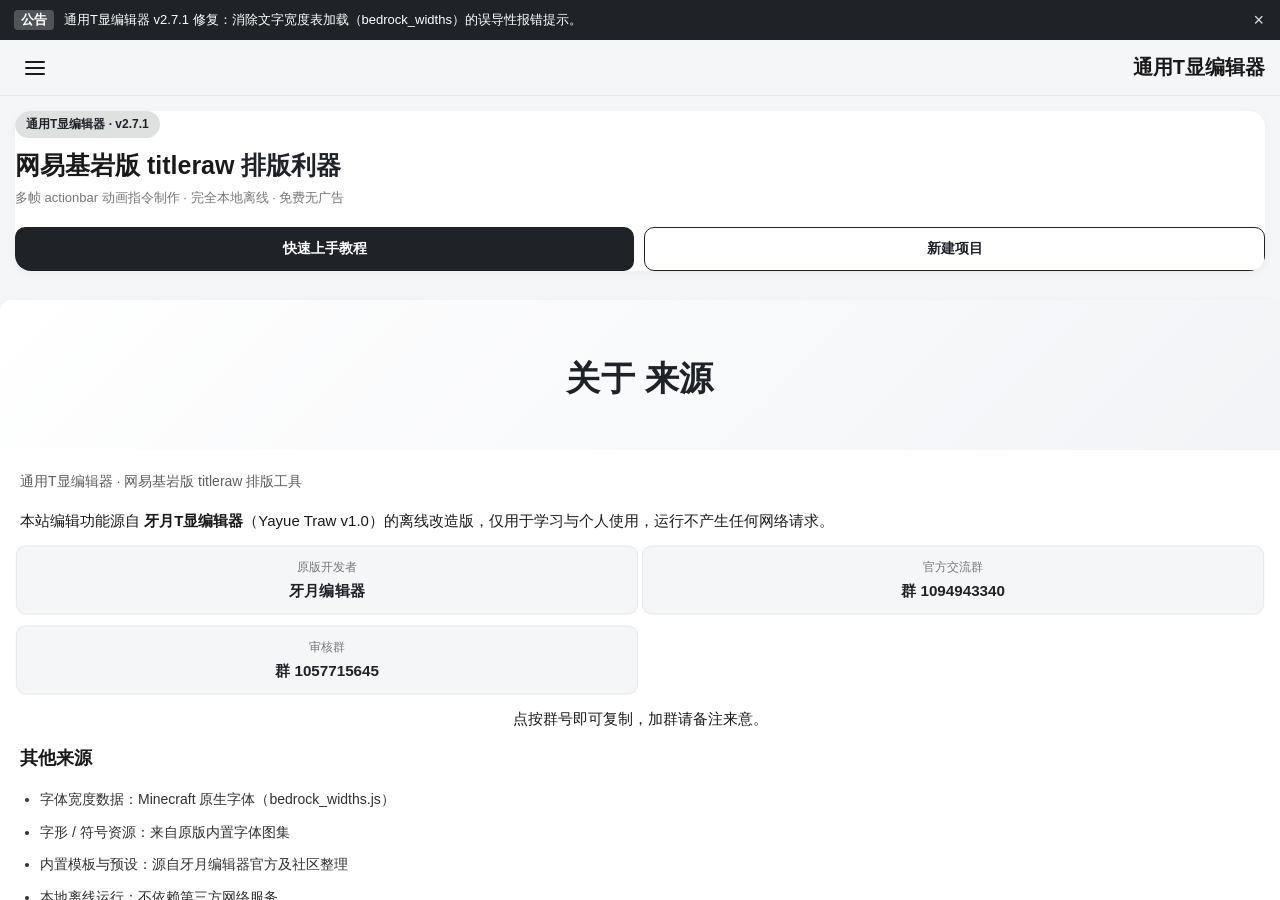
<file: index.html>
<!DOCTYPE html><html lang="zh-CN"><head><meta charset="UTF-8"><meta name="viewport" content="width=device-width,initial-scale=1,maximum-scale=1,user-scalable=no,viewport-fit=cover"><title>通用T显编辑器 · 网易基岩版 titleraw 排版工具</title><script>var editorTheme=null;try{editorTheme=localStorage.getItem("editor_theme")}catch(err){}"dark"===editorTheme&&document.documentElement.classList.add("dark-theme");var savedColor=null;try{savedColor=localStorage.getItem("editor_color")}catch(err){}savedColor&&document.documentElement.style.setProperty("--accent-color",savedColor);document.addEventListener("click",function(e){var t=e.target.closest("[data-switch-view]");if(t){var v=t.getAttribute("data-switch-view");document.querySelectorAll(".app-tabbar .tab-item").forEach(function(i){i.classList.toggle("active",i.getAttribute("data-target")===v)});var sec=document.getElementById(v);sec&&(document.querySelectorAll(".view-section").forEach(function(n){n.classList.remove("active")}),sec.classList.add("active"))}})</script><link rel="preload" as="script" href="data/bedrock_widths.js?v=2.7.1"><link rel="stylesheet" href="css/style.css?v=2.7.1"><link rel="stylesheet" href="css/workshop.css?v=2.7.1"><link rel="stylesheet" href="css/ed-style.css?v=2.7.1"><link rel="icon" href="favicon.ico" type="image/x-icon"><link rel="icon" type="image/png" sizes="192x192" href="icon-192.png"><link rel="apple-touch-icon" href="icon-192.png"><link rel="manifest" href="manifest.json"><meta name="theme-color" content="#1f2328"><meta name="description" content="网易基岩版 titleraw actionbar 多帧动画指令编辑工具：可视化排版、积木效果、一键导出 mcfunction，完全本地离线、免费无广告。"><meta name="keywords" content="T显编辑器,titleraw,基岩版,网易,mcfunction,行动栏,指令生成器,MC工具"><meta property="og:title" content="通用T显编辑器"><meta property="og:description" content="网易基岩版 titleraw actionbar 多帧动画指令制作工具，可视化排版、一键导出，完全本地离线。"><meta property="og:type" content="website"><script src="js/anime.min.js?v=2.7.1" defer></script><script src="js/anim.js?v=2.7.1" defer></script><script src="js/edx.js?v=2.7.1" defer></script></head><body><div id="splash"><div class="splash-inner"><div class="splash-spinner"></div><div class="splash-text">资源加载中…</div></div></div><div class="announce-bar" id="announce-bar"><span class="announce-tag">公告</span><span class="announce-text">通用T显编辑器 v2.7.1 修复：消除文字宽度表加载（bedrock_widths）的误导性报错提示。</span><button class="announce-close" id="announce-close" aria-label="关闭">&times;</button></div><header class="app-header"><div class="header-icon" id="btn-menu"><svg xmlns="http://www.w3.org/2000/svg" width="24" height="24" viewBox="0 0 24 24" fill="none" stroke="currentColor" stroke-width="2" stroke-linecap="round" stroke-linejoin="round"><line x1="3" y1="12" x2="21" y2="12"></line><line x1="3" y1="6" x2="21" y2="6"></line><line x1="3" y1="18" x2="21" y2="18"></line></svg></div><div class="header-title" data-switch-view="view-home" role="link" tabindex="0" title="回到主页">通用T显编辑器</div></header><main class="app-main"><div id="view-home" class="view-section active"><div class="post-list"><div class="post-card hero-card"><div class="hero-badge">通用T显编辑器 &middot; v2.7.1</div><h1 class="hero-title">网易基岩版 titleraw <span>排版利器</span></h1><p class="hero-sub">多帧 actionbar 动画指令制作 &#183; 完全本地离线 &#183; 免费无广告</p><div class="hero-cta"><button class="hero-btn" data-switch-view="view-tutorial">快速上手教程</button><button class="hero-btn ghost" id="hero-create" type="button">新建项目</button></div></div></div><div class="post-card about-card anim-rise" id="about-card"><div class="post-header"><h1>关于 <span class="highlight">来源</span></h1></div><div class="post-body"><p class="post-date">通用T显编辑器 &middot; 网易基岩版 titleraw 排版工具</p><p>本站编辑功能源自 <strong>牙月T显编辑器</strong>（Yayue Traw v1.0）的离线改造版，仅用于学习与个人使用，运行不产生任何网络请求。</p><div class="about-grid"><div class="about-item"><div class="about-label">原版开发者</div><div class="about-value">牙月编辑器</div></div><div class="about-item"><div class="about-label">官方交流群</div><div class="about-value" id="yayue-qqgroup">群&nbsp;1094943340</div></div><div class="about-item"><div class="about-label">审核群</div><div class="about-value" id="yayue-audit">群&nbsp;1057715645</div></div></div><p class="about-tip">点按群号即可复制，加群请备注来意。</p><p class="sub-title">其他来源</p><ul><li>字体宽度数据：Minecraft 原生字体（bedrock_widths.js）</li><li>字形 / 符号资源：来自原版内置字体图集</li><li>内置模板与预设：源自牙月编辑器官方及社区整理</li><li>本地离线运行：不依赖第三方网络服务</li></ul></div></div></div><div id="view-teditor" class="view-section"><div class="post-list"><div class="post-card hero-card te-hero"><div class="hero-badge">通用T显编辑器</div><h1 class="hero-title">网易基岩版 titleraw <span>编辑器</span></h1><p class="hero-sub">多帧 actionbar 动画指令排版 &#183; 可视化编辑 &#183; 完全本地离线 &#183; 免费无广告</p></div><div class="home-section-title">开始创作</div><div class="tool-grid" id="teditor-grid"><button type="button" class="tool-card" data-act="new"><span class="te-ic" style="background:linear-gradient(135deg,#fb7299,#ff8fb1)"><svg viewBox="0 0 24 24" fill="none" stroke="currentColor" stroke-width="1.8" stroke-linecap="round" stroke-linejoin="round"><path d="M12 2l1 4 4 1-3 3 1 4-3-2-3 2 1-4-3-3 4-1 1-4z"/></svg></span><span class="tool-txt"><span class="tool-title">新建项目</span><span class="tool-sub">创建一个空白排版</span></span></button><button type="button" class="tool-card" data-act="project"><span class="te-ic" style="background:linear-gradient(135deg,#667eea,#4fb8ff)"><svg viewBox="0 0 24 24" fill="none" stroke="currentColor" stroke-width="1.8" stroke-linecap="round" stroke-linejoin="round"><path d="M3 6a2 2 0 0 1 2-2h4l3 3h7a2 2 0 0 1 2 2v9a2 2 0 0 1-2 2H5a2 2 0 0 1-2-2V6z"/></svg></span><span class="tool-txt"><span class="tool-title">我的项目</span><span class="tool-sub">打开已保存的作品</span></span></button><button type="button" class="tool-card" data-act="template"><span class="te-ic" style="background:linear-gradient(135deg,#43e79b,#38f9d7)"><svg viewBox="0 0 24 24" fill="none" stroke="currentColor" stroke-width="1.8" stroke-linecap="round" stroke-linejoin="round"><path d="M12 3l9 5-9 5-9-5 9-5zM3 13l9 5 9-5"/></svg></span><span class="tool-txt"><span class="tool-title">标题模板</span><span class="tool-sub">内置多个实例模板</span></span></button><button type="button" class="tool-card" data-act="tutorial"><span class="te-ic" style="background:linear-gradient(135deg,#30cfd0,#00b8d9)"><svg viewBox="0 0 24 24" fill="none" stroke="currentColor" stroke-width="1.8" stroke-linecap="round" stroke-linejoin="round"><path d="M5 3h13a1 1 0 0 1 1 1v15a1 1 0 0 1-1 1H5a2 2 0 0 1-2-2V5a2 2 0 0 1 2-2zM8 3v9l3-2 3 2V3"/></svg></span><span class="tool-txt"><span class="tool-title">交互教程</span><span class="tool-sub">手把手图文引导</span></span></button><button type="button" class="tool-card" data-open-url="presets_viewer.html" data-act="preset"><span class="te-ic" style="background:linear-gradient(135deg,#f7b733,#fc8721)"><svg viewBox="0 0 24 24" fill="none" stroke="currentColor" stroke-width="1.8" stroke-linecap="round" stroke-linejoin="round"><path d="M12 2l9 5-9 5-9-5 9-5zM3 12l9 5 9-5M12 12v10"/></svg></span><span class="tool-txt"><span class="tool-title">预设指令中心</span><span class="tool-sub">撤离/菜单/商店预设</span></span></button><button type="button" class="tool-card" data-act="about"><span class="te-ic" style="background:linear-gradient(135deg,#4facfe,#00c6fb)"><svg viewBox="0 0 24 24" fill="none" stroke="currentColor" stroke-width="1.8" stroke-linecap="round" stroke-linejoin="round"><path d="M12 22a10 10 0 1 0 0-20 10 10 0 0 0 0 20zM12 8h.01M12 12v4"/></svg></span><span class="tool-txt"><span class="tool-title">关于 / 帮助</span><span class="tool-sub">开发者与帮助</span></span></button></div></div></div><div id="view-tutorial" class="view-section"><div class="section-header tutorial-section-title"><div><h2>交互教程</h2><p>选择一个教程，跟着弹窗一步步实际操作，完成当前步骤后自动继续。</p></div></div><div class="tutorial-grid" id="tutorial-grid"></div></div><div id="view-project" class="view-section"><div class="project-list"></div></div><div id="view-template" class="view-section"><div class="element-grid" id="templates-grid"></div></div><div id="view-workshop" class="view-section ws-page">
<div class="ws-head"><h2>指令工坊</h2><p>常用基岩版指令快捷工具</p></div>
<div class="segmented-control ws-tabs" id="ws-tabs">
<div class="seg-item active" data-wpanel="give">给予</div>
<div class="seg-item" data-wpanel="execute">转换</div>
<div class="seg-item" data-wpanel="history">历史</div>

</div>

<div id="w-give" class="ws-panel active">
<div class="card">
<div class="card-title">/give 物品生成器</div>
<div class="form-row"><div class="form-group"><label>目标</label><input id="give-target" value="@p" placeholder="@p, @a, @s"></div><div class="form-group"><label>物品ID</label><input id="give-item" value="diamond_sword" placeholder="diamond_sword, stick"></div></div>
<div class="form-row"><div class="form-group"><label>数量</label><input id="give-amount" type="number" value="1" min="1"></div><div class="form-group"><label>数据值</label><input id="give-data" type="number" value="0" min="0"></div></div>
<div class="checkbox-group"><label class="checkbox-item"><input type="checkbox" id="give-keep-death"> 死亡保留</label><label class="checkbox-item"><input type="checkbox" id="give-item-lock"> 物品锁</label></div>
<div class="form-row"><div class="form-group"><label>可放置于 (冒险)</label><input id="give-placeon" placeholder="planks, stone"></div><div class="form-group"><label>可破坏 (冒险)</label><input id="give-destroy" placeholder="planks, wood"></div></div>
<button class="ws-btn" id="btn-give">生成指令</button>
<div class="output-box"><div class="output-header"><span>输出</span><button class="ws-copy" data-target="give-out">复制</button></div><pre id="give-out">/give @p diamond_sword 1 0</pre></div>
</div>
</div>

<div id="w-execute" class="ws-panel">
<div class="card">
<div class="card-title">execute 语法双向转换</div>
<div class="form-row"><div class="form-group"><label>旧版 → 新版</label><textarea id="oldToNewInput" rows="4" placeholder="示例: execute @p ~ ~ ~ detect ~ ~-1 ~ grass 0 say hi"></textarea></div><div class="form-group"><label>新版 → 旧版</label><textarea id="newToOldInput" rows="4" placeholder="示例: execute as @p at @s if block ~ ~-1 ~ grass 0 run say hi"></textarea></div></div>
<div class="ws-actions"><button class="ws-btn" id="convertToNewBtn">转换为新版</button><button class="ws-btn" id="convertToOldBtn">转换为旧版</button><button class="ws-btn-ghost" id="swapExecute">交换</button></div>
<div id="newOutput" class="output-box" style="display:none"><div class="output-header"><span>新版结果</span><button class="ws-copy" data-target="newOutputText">复制</button></div><pre id="newOutputText"></pre></div>
<div id="oldOutput" class="output-box" style="display:none"><div class="output-header"><span>旧版结果</span><button class="ws-copy" data-target="oldOutputText">复制</button></div><pre id="oldOutputText"></pre></div>
<div id="newError" class="error-message"></div><div id="oldError" class="error-message"></div>
<div id="newSuccess" class="success-message"></div><div id="oldSuccess" class="success-message"></div>
</div>
</div>

<div id="w-history" class="ws-panel">
<div class="card">
<div class="card-title">最近生成的指令</div>
<div class="ws-actions"><button class="ws-btn-ghost" id="clear-recent">清空记录</button><button class="ws-btn-ghost" id="exportTxt">导出TXT</button><button class="ws-btn-ghost" id="exportJson">导出JSON</button></div>
<div id="recent-list" class="recent-list">暂无记录</div>
</div>
</div>


</div></main><nav class="app-tabbar"><div class="tab-item active" data-target="view-home"><svg class="icon-outline" xmlns="http://www.w3.org/2000/svg" width="30" height="30" viewBox="0 0 24 24" fill="none" stroke="currentColor" stroke-width="1" stroke-linecap="round" stroke-linejoin="round"><path d="M9 21H4v-11L12 3l8 7v11h-5v-6a3 3 0 0 0-6 0v6z"/></svg> <svg class="icon-solid" xmlns="http://www.w3.org/2000/svg" width="30" height="30" viewBox="0 0 24 24" fill="currentColor"><path d="M9 21H4v-11L12 3l8 7v11h-5v-6a3 3 0 0 0-6 0v6z"/></svg> <span>主页</span></div><div class="tab-item" data-target="view-tutorial"><svg class="icon-outline" xmlns="http://www.w3.org/2000/svg" width="30" height="30" viewBox="0 0 24 24" fill="none" stroke="currentColor" stroke-width="1" stroke-linecap="round" stroke-linejoin="round"><path d="M9 18h6"/><path d="M10 21h4"/><path d="M12 2a7 7 0 0 0-7 7c0 2 1 3.9 2.5 5.1.5.4 1.5 1.4 1.5 2.9v1h6v-1c0-1.5 1-2.5 1.5-2.9A7 7 0 0 0 12 2z"/><path d="M12 14v.01"/><path d="M10.5 9a1.5 1.5 0 0 1 3 0c0 1-1.5 1.5-1.5 2.5"/></svg> <svg class="icon-solid" xmlns="http://www.w3.org/2000/svg" width="30" height="30" viewBox="0 0 24 24" fill="currentColor"><mask id="hole-bulb"><rect width="24" height="24" fill="white"/><path d="M10.5 9a1.5 1.5 0 0 1 3 0c0 1-1.5 1.5-1.5 2.5" fill="none" stroke="black" stroke-width="1.5" stroke-linecap="round"/><circle cx="12" cy="14" r="1.2" fill="black"/></mask><path d="M12 2a7 7 0 0 0-7 7c0 2 1 3.9 2.5 5.1.5.4 1.5 1.4 1.5 2.9v1h6v-1c0-1.5 1-2.5 1.5-2.9A7 7 0 0 0 12 2z" mask="url(#hole-bulb)"/><path d="M9 18h6v1.5H9z"/><path d="M10 20.5h4v1a2 2 0 0 1-4 0z"/></svg> <span>教程</span></div><div class="tab-item center-add" id="btn-create"><div class="add-btn"><svg xmlns="http://www.w3.org/2000/svg" width="32" height="32" viewBox="0 0 24 24" fill="none" stroke="var(--text-main)" stroke-width="1" stroke-linecap="round" stroke-linejoin="round"><line x1="12" y1="5" x2="12" y2="19"></line><line x1="5" y1="12" x2="19" y2="12"></line></svg></div></div><div class="tab-item" data-target="view-project"><svg class="icon-outline" xmlns="http://www.w3.org/2000/svg" width="30" height="30" viewBox="0 0 24 24" fill="none" stroke="currentColor" stroke-width="1" stroke-linecap="round" stroke-linejoin="round"><rect x="3" y="3" width="18" height="18" rx="4" ry="4"/><rect x="8" y="8" width="6" height="6"/><circle cx="15" cy="15" r="3.5"/></svg> <svg class="icon-solid" xmlns="http://www.w3.org/2000/svg" width="30" height="30" viewBox="0 0 24 24" fill="currentColor"><mask id="hole-project"><rect width="24" height="24" fill="white"/><rect x="8" y="8" width="6" height="6" fill="none" stroke="black" stroke-width="1.5"/><circle cx="15" cy="15" r="4.5" fill="white" stroke="none"/><circle cx="15" cy="15" r="3.5" fill="none" stroke="black" stroke-width="1.5"/></mask><rect x="3" y="3" width="18" height="18" rx="4" ry="4" mask="url(#hole-project)"/></svg> <span>项目</span></div><div class="tab-item" data-target="view-template"><svg class="icon-outline" xmlns="http://www.w3.org/2000/svg" width="30" height="30" viewBox="0 0 24 24" fill="none" stroke="currentColor" stroke-width="1" stroke-linecap="round" stroke-linejoin="round"><path d="M10 4L3 16h14L10 4z"></path><circle cx="16" cy="16" r="5"></circle></svg> <svg class="icon-solid" xmlns="http://www.w3.org/2000/svg" width="30" height="30" viewBox="0 0 24 24" fill="currentColor"><mask id="hole-template"><rect width="24" height="24" fill="white"/><circle cx="16" cy="16" r="6" fill="black"/></mask><path d="M10 4L3 16h14L10 4z" mask="url(#hole-template)"/><circle cx="16" cy="16" r="4.5"/></svg> <span>模板</span></div></nav><div class="batch-action-bar" id="batch-action-bar"><div class="batch-left"><div id="btn-close-batch" class="action-icon-btn"><svg xmlns="http://www.w3.org/2000/svg" width="24" height="24" viewBox="0 0 24 24" fill="none" stroke="currentColor" stroke-width="2" stroke-linecap="round" stroke-linejoin="round"><line x1="18" y1="6" x2="6" y2="18"></line><line x1="6" y1="6" x2="18" y2="18"></line></svg></div><span id="batch-count-text">已选择 1 个项目</span><div id="btn-batch-select-all" class="action-icon-btn" style="margin-left:5px"><svg xmlns="http://www.w3.org/2000/svg" width="20" height="20" viewBox="0 0 24 24" fill="none" stroke="currentColor" stroke-width="2" stroke-linecap="round" stroke-linejoin="round"><path d="M9 11l3 3L22 4"></path><path d="M21 12v7a2 2 0 0 1-2 2H5a2 2 0 0 1-2-2V5a2 2 0 0 1 2-2h11"></path></svg></div></div><div class="batch-right"><div id="btn-batch-delete" class="action-icon-btn"><svg xmlns="http://www.w3.org/2000/svg" width="24" height="24" viewBox="0 0 24 24" fill="none" stroke="currentColor" stroke-width="2" stroke-linecap="round" stroke-linejoin="round"><polyline points="3 6 5 6 21 6"></polyline><path d="M19 6v14a2 2 0 0 1-2 2H7a2 2 0 0 1-2-2V6m3 0V4a2 2 0 0 1 2-2h4a2 2 0 0 1 2 2v2"></path><line x1="10" y1="11" x2="10" y2="17"></line><line x1="14" y1="11" x2="14" y2="17"></line></svg></div><div id="btn-batch-copy" class="action-icon-btn"><svg xmlns="http://www.w3.org/2000/svg" width="24" height="24" viewBox="0 0 24 24" fill="none" stroke="currentColor" stroke-width="2" stroke-linecap="round" stroke-linejoin="round"><rect x="9" y="9" width="13" height="13" rx="2" ry="2"></rect><path d="M5 15H4a2 2 0 0 1-2-2V4a2 2 0 0 1 2-2h9a2 2 0 0 1 2 2v1"></path></svg></div><div id="btn-batch-share" class="action-icon-btn"><svg xmlns="http://www.w3.org/2000/svg" width="24" height="24" viewBox="0 0 24 24" fill="none" stroke="currentColor" stroke-width="2" stroke-linecap="round" stroke-linejoin="round"><path d="M4 12v8a2 2 0 0 0 2 2h12a2 2 0 0 0 2-2v-8"></path><polyline points="16 6 12 2 8 6"></polyline><line x1="12" y1="2" x2="12" y2="15"></line></svg></div></div></div><div class="overlay" id="sidebar-overlay"></div><div class="sidebar" id="sidebar"><div class="sidebar-header"><h2 class="nav-title">功能</h2><button id="nav-close" class="nav-close" aria-label="关闭" type="button">&times;</button></div><div class="sidebar-content" id="sidebar-content"><div class="nav-group"><div class="nav-group-label">搜索</div><div class="global-search" id="global-search"><span class="gs-icon" aria-hidden="true"><svg viewBox="0 0 24 24" fill="none" stroke="currentColor" stroke-width="2" stroke-linecap="round" stroke-linejoin="round"><circle cx="11" cy="11" r="7"></circle><line x1="21" y1="21" x2="16.65" y2="16.65"></line></svg></span><input id="global-q" class="global-q" type="search" placeholder="站内搜索：工具、模板、预设、教程" autocomplete="off"><button class="gs-clear" id="gs-clear" aria-label="清空">&times;</button><div class="gs-drop" id="gs-drop"></div></div></div><div class="nav-group"><div class="nav-group-label">功能</div><div class="nav-grid"><div class="fn-card" data-g="g1" data-nav="editor" title="通用编辑器页面" role="button" tabindex="0"><span class="fn-ic"><svg viewBox="0 0 24 24" fill="none" stroke="currentColor" stroke-width="1.8" stroke-linecap="round" stroke-linejoin="round" aria-hidden="true"><path d="M4 7h16M4 12h10M4 17h7"/></svg></span><span class="fn-title">T显编辑器</span></div><div class="fn-card" data-g="g2" data-nav="workshop" title="give / execute 生成" role="button" tabindex="0"><span class="fn-ic"><svg viewBox="0 0 24 24" fill="none" stroke="currentColor" stroke-width="1.8" stroke-linecap="round" stroke-linejoin="round" aria-hidden="true"><path d="M21 12a9 9 0 1 1-18 0 9 9 0 0 1 18 0zM8.5 13l2 2 5-5"/></svg></span><span class="fn-title">指令工坊</span></div><div class="fn-card" data-g="g3" data-nav="preset" data-open-url="presets_viewer.html" title="撤离 / 菜单 / 商店" role="button" tabindex="0"><span class="fn-ic"><svg viewBox="0 0 24 24" fill="none" stroke="currentColor" stroke-width="1.8" stroke-linecap="round" stroke-linejoin="round" aria-hidden="true"><path d="M12 2l9 5-9 5-9-5 9-5zM3 12l9 5 9-5M12 12v10"/></svg></span><span class="fn-title">预设指令中心</span></div><div class="fn-card" data-g="g4" data-nav="fuhao" title="5.4 万字形 · 点击复制" role="button" tabindex="0"><span class="fn-ic"><svg viewBox="0 0 24 24" fill="none" stroke="currentColor" stroke-width="1.8" stroke-linecap="round" stroke-linejoin="round" aria-hidden="true"><path d="M4 9h16M4 15h16M10 3L8 21M16 3l-2 18"/></svg></span><span class="fn-title">字形符号库</span></div><div class="fn-card" data-g="g2" data-nav="more" title="337 个综合站点 · 53 个分类" role="button" tabindex="0"><span class="fn-ic"><svg viewBox="0 0 24 24" fill="none" stroke="currentColor" stroke-width="1.8" stroke-linecap="round" stroke-linejoin="round" aria-hidden="true"><path d="M4 6h16M4 12h16M4 18h10"/></svg></span><span class="fn-title">更多网站</span></div><div class="fn-card" data-g="g3" data-nav="sites" title="MC 工具站导航" role="button" tabindex="0"><span class="fn-ic"><svg viewBox="0 0 24 24" fill="none" stroke="currentColor" stroke-width="1.8" stroke-linecap="round" stroke-linejoin="round" aria-hidden="true"><path d="M21 12a9 9 0 1 1-18 0 9 9 0 0 1 18 0zM3 12h18M12 3a15 15 0 0 1 0 18M12 3a15 15 0 0 0 0 18"/></svg></span><span class="fn-title">网站导航</span></div><div class="fn-card" data-g="g5" data-nav="changelog" title="版本变更记录" role="button" tabindex="0"><span class="fn-ic"><svg viewBox="0 0 24 24" fill="none" stroke="currentColor" stroke-width="1.8" stroke-linecap="round" stroke-linejoin="round" aria-hidden="true"><path d="M21 12a9 9 0 1 1-18 0 9 9 0 0 1 18 0zM12 7v5l3 2"/></svg></span><span class="fn-title">更新日志</span></div></div></div></div><div class="nav-group"><div class="nav-group-label">设置</div><div class="settings-card"><div class="set-row"><span class="set-label">项目排序</span><div class="segmented-control set-seg"><div class="seg-item active">按日期排序</div><div class="seg-item">按名称排序</div></div></div><div class="set-row"><span class="set-label">界面主题</span><div class="segmented-control set-seg" id="theme-toggle"><div class="seg-item active" data-theme="light">浅色</div><div class="seg-item" data-theme="dark">深色</div></div></div><div class="set-row"><span class="set-label">主题颜色</span><div class="color-picker set-colors" id="color-picker"><div class="color-dot active x-color-dot-pink" data-color="#fb7299"></div><div class="color-dot x-color-dot-green" data-color="#11d78f"></div><div class="color-dot x-color-dot-blue" data-color="#2196F3"></div><div class="color-dot x-color-dot-purple" data-color="#9C27B0"></div><div class="color-dot x-color-dot-orange" data-color="#FF9800"></div></div></div></div></div></div><div class="overlay" id="create-overlay"></div><div class="bottom-sheet" id="create-sheet"><div class="sheet-content"><div class="segmented-control dark-mode" id="create-tabs"><div class="seg-item active" data-target="create-view-project">项目</div><div class="seg-item" data-target="create-view-import">导入</div></div><div id="create-view-project" class="create-view active"><div class="input-row"><input id="new-project-name" value="新项目 1"> <span class="clear-btn">⊗</span></div><div class="dropdown-row"><label>垫板底色</label><div class="dropdown-val"><input type="color" id="proj-bg-color" value="#2c3e30" class="color-input"></div></div><div class="dropdown-row"><label>网格线颜色</label><div class="dropdown-val"><input type="color" id="proj-grid-color" value="#3a5442" class="color-input"></div></div><div class="dropdown-row"><label>网格大小 (px)</label><div class="dropdown-val"><input type="number" id="proj-grid-size" value="8" min="1" class="number-input"></div></div><div class="create-action"><button class="btn-submit">创建项目</button></div></div><div id="create-view-import" class="create-view" style="display:none"><div style="margin-bottom:15px;color:var(--text-sub);font-size:13px">请粘贴包含 rawtext 的单段指令或项目 JSON：<br>(不支持多段指令或纯文本导入)</div><textarea id="import-textarea" class="x-import-textarea" placeholder="在此粘贴内容..."></textarea><div class="create-action"><button class="btn-submit" id="btn-submit-import" style="color:var(--accent-color)">确认导入</button></div></div></div><div class="sheet-close" id="btn-close-create"><svg xmlns="http://www.w3.org/2000/svg" width="24" height="24" viewBox="0 0 24 24" fill="none" stroke="currentColor" stroke-width="2" stroke-linecap="round" stroke-linejoin="round"><line x1="18" y1="6" x2="6" y2="18"></line><line x1="6" y1="6" x2="18" y2="18"></line></svg></div></div><div id="view-editor" class="view-editor"><header class="editor-header"><div class="header-icon" id="btn-editor-back"><svg xmlns="http://www.w3.org/2000/svg" width="24" height="24" viewBox="0 0 24 24" fill="none" stroke="currentColor" stroke-width="2" stroke-linecap="round" stroke-linejoin="round"><line x1="19" y1="12" x2="5" y2="12"></line><polyline points="12 19 5 12 12 5"></polyline></svg></div><input class="editor-title-input" value="新项目 65"><div class="header-actions" id="header-actions-normal"><div class="header-icon" id="btn-editor-settings" data-ui-action="toggle-editor-settings"><svg xmlns="http://www.w3.org/2000/svg" width="22" height="22" viewBox="0 0 24 24" fill="none" stroke="currentColor" stroke-width="2" stroke-linecap="round" stroke-linejoin="round"><circle cx="12" cy="12" r="3"></circle><path d="M19.4 15a1.65 1.65 0 0 0 .33 1.82l.06.06a2 2 0 0 1 0 2.83 2 2 0 0 1-2.83 0l-.06-.06a1.65 1.65 0 0 0-1.82-.33 1.65 1.65 0 0 0-1 1.51V21a2 2 0 0 1-2 2 2 2 0 0 1-2-2v-.09A1.65 1.65 0 0 0 9 19.4a1.65 1.65 0 0 0-1.82.33l-.06.06a2 2 0 0 1-2.83 0 2 2 0 0 1 0-2.83l.06-.06a1.65 1.65 0 0 0 .33-1.82 1.65 1.65 0 0 0-1.51-1H3a2 2 0 0 1-2-2 2 2 0 0 1 2-2h.09A1.65 1.65 0 0 0 4.6 9a1.65 1.65 0 0 0-.33-1.82l-.06-.06a2 2 0 0 1 0-2.83 2 2 0 0 1 2.83 0l.06.06a1.65 1.65 0 0 0 1.82.33H9a1.65 1.65 0 0 0 1-1.51V3a2 2 0 0 1 2-2 2 2 0 0 1 2 2v.09a1.65 1.65 0 0 0 1 1.51 1.65 1.65 0 0 0 1.82-.33l.06-.06a2 2 0 0 1 2.83 0 2 2 0 0 1 0 2.83l-.06.06a1.65 1.65 0 0 0-.33 1.82V9a1.65 1.65 0 0 0 1.51 1H21a2 2 0 0 1 2 2 2 2 0 0 1-2 2h-.09a1.65 1.65 0 0 0-1.51 1z"></path></svg></div><div class="header-icon" id="btn-export" data-ui-action="open-export-sheet"><svg xmlns="http://www.w3.org/2000/svg" width="22" height="22" viewBox="0 0 24 24" fill="none" stroke="currentColor" stroke-width="2" stroke-linecap="round" stroke-linejoin="round"><path d="M21 15v4a2 2 0 0 1-2 2H5a2 2 0 0 1-2-2v-4"></path><polyline points="17 8 12 3 7 8"></polyline><line x1="12" y1="3" x2="12" y2="15"></line></svg></div></div><div class="header-actions u-hidden" id="header-actions-edit"><div class="header-icon u-icon-danger" id="btn-delete-layer"><svg xmlns="http://www.w3.org/2000/svg" width="22" height="22" viewBox="0 0 24 24" fill="none" stroke="currentColor" stroke-width="2" stroke-linecap="round" stroke-linejoin="round"><polyline points="3 6 5 6 21 6"></polyline><path d="M19 6v14a2 2 0 0 1-2 2H7a2 2 0 0 1-2-2V6m3 0V4a2 2 0 0 1 2-2h4a2 2 0 0 1 2 2v2"></path><line x1="10" y1="11" x2="10" y2="17"></line><line x1="14" y1="11" x2="14" y2="17"></line></svg></div></div></header><div class="editor-settings-menu" id="editor-settings-menu"><div class="menu-row"><span>垫板底色</span> <input type="color" id="edit-bg-color" value="#2c3e30" class="color-input"></div><div class="menu-row"><span>网格线颜色</span> <input type="color" id="edit-grid-color" value="#3a5442" class="color-input"></div><div class="menu-row"><span>网格大小</span> <input type="number" id="edit-grid-size" value="8" min="1" class="number-input x-grid-size-input"></div><div class="menu-row x-menu-row-reset" id="btn-reset-view">重置视图居中</div></div><div class="editor-preview checkerboard" id="preview-container"><canvas id="render-canvas"></canvas><div class="x-canvas-placeholder">画布预览区</div></div><div class="editor-controls"><div class="toolbar" id="main-toolbar"><div class="tool-btn" id="btn-undo"><svg xmlns="http://www.w3.org/2000/svg" width="20" height="20" viewBox="0 0 24 24" fill="none" stroke="currentColor" stroke-width="2" stroke-linecap="round" stroke-linejoin="round"><path d="M3 7v6h6"></path><path d="M21 17a9 9 0 0 0-9-9 9 9 0 0 0-6 2.3L3 13"></path></svg></div><div class="tool-btn" id="btn-redo"><svg xmlns="http://www.w3.org/2000/svg" width="20" height="20" viewBox="0 0 24 24" fill="none" stroke="currentColor" stroke-width="2" stroke-linecap="round" stroke-linejoin="round"><path d="M21 7v6h-6"></path><path d="M3 17a9 9 0 0 1 9-9 9 9 0 0 1 6 2.3l3 2.7"></path></svg></div><div class="tool-btn" id="btn-go-start"><svg xmlns="http://www.w3.org/2000/svg" width="20" height="20" viewBox="0 0 24 24" fill="none" stroke="currentColor" stroke-width="2" stroke-linecap="round" stroke-linejoin="round"><polygon points="19 20 9 12 19 4 19 20"></polygon><line x1="5" y1="19" x2="5" y2="5"></line></svg></div><div class="tool-btn play-btn-main" id="btn-play"><svg xmlns="http://www.w3.org/2000/svg" width="24" height="24" viewBox="0 0 24 24" fill="currentColor" stroke="currentColor" stroke-width="2" stroke-linecap="round" stroke-linejoin="round"><polygon points="5 3 19 12 5 21 5 3"></polygon></svg></div><div class="tool-btn" id="btn-go-end"><svg xmlns="http://www.w3.org/2000/svg" width="20" height="20" viewBox="0 0 24 24" fill="none" stroke="currentColor" stroke-width="2" stroke-linecap="round" stroke-linejoin="round"><polygon points="5 4 15 12 5 20 5 4"></polygon><line x1="19" y1="5" x2="19" y2="19"></line></svg></div><div class="tool-btn u-pos-relative" id="btn-copy-menu"><svg xmlns="http://www.w3.org/2000/svg" width="20" height="20" viewBox="0 0 24 24" fill="none" stroke="currentColor" stroke-width="2" stroke-linecap="round" stroke-linejoin="round"><rect x="9" y="9" width="13" height="13" rx="2" ry="2"></rect><path d="M5 15H4a2 2 0 0 1-2-2V4a2 2 0 0 1 2-2h9a2 2 0 0 1 2 2v1"></path><line x1="15" y1="12" x2="15" y2="18"></line><line x1="12" y1="15" x2="18" y2="15"></line></svg><div class="dropdown-menu" id="copy-dropdown"><div class="dropdown-item" id="btn-select-all">全选</div><div class="dropdown-item" id="btn-copy">复制</div><div class="dropdown-item" id="btn-paste">黏贴</div></div></div><div class="tool-btn" id="btn-marker"><svg xmlns="http://www.w3.org/2000/svg" width="20" height="20" viewBox="0 0 24 24" fill="none" stroke="currentColor" stroke-width="2" stroke-linecap="round" stroke-linejoin="round"><path d="M19 21l-7-5-7 5V5a2 2 0 0 1 2-2h10a2 2 0 0 1 2 2z"></path><line x1="12" y1="7" x2="12" y2="13"></line><line x1="9" y1="10" x2="15" y2="10"></line></svg></div></div><div class="drag-info-bar u-hidden" id="drag-info-bar"><div class="drag-info-item"><svg xmlns="http://www.w3.org/2000/svg" width="20" height="20" viewBox="0 0 24 24" fill="none" stroke="currentColor" stroke-width="2" stroke-linecap="round" stroke-linejoin="round"><path d="M4 19V5"/><path d="M20 12H4"/><path d="M10 6l-6 6 6 6"/></svg> <span id="drag-start-time">00:00:00</span></div><div class="drag-info-item"><svg xmlns="http://www.w3.org/2000/svg" width="20" height="20" viewBox="0 0 24 24" fill="none" stroke="currentColor" stroke-width="2" stroke-linecap="round" stroke-linejoin="round"><path d="M3 8h18"/><path d="M17 4l4 4-4 4"/><path d="M21 16H3"/><path d="M7 12l-4 4 4 4"/></svg> <span id="drag-duration-time">+00:00:00</span></div></div><div class="timeline-wrapper"><div class="timeline-container"><div class="layer-headers"><div class="layer-header"><svg xmlns="http://www.w3.org/2000/svg" width="16" height="16" viewBox="0 0 24 24" fill="none" stroke="#fff" stroke-width="2" stroke-linecap="round" stroke-linejoin="round"><path d="M1 12s4-8 11-8 11 8 11 8-4 8-11 8-11-8-11-8z"></path><circle cx="12" cy="12" r="3"></circle></svg><div class="layer-thumb x-layer-thumb-gray"><span class="x-layer-thumb-text">T</span></div></div><div class="layer-header"><svg xmlns="http://www.w3.org/2000/svg" width="16" height="16" viewBox="0 0 24 24" fill="none" stroke="#fff" stroke-width="2" stroke-linecap="round" stroke-linejoin="round"><path d="M1 12s4-8 11-8 11 8 11 8-4 8-11 8-11-8-11-8z"></path><circle cx="12" cy="12" r="3"></circle></svg><div class="layer-thumb x-layer-thumb-gray"><span class="x-layer-thumb-text">T</span></div></div><div class="layer-header"><svg xmlns="http://www.w3.org/2000/svg" width="16" height="16" viewBox="0 0 24 24" fill="none" stroke="#fff" stroke-width="2" stroke-linecap="round" stroke-linejoin="round"><path d="M1 12s4-8 11-8 11 8 11 8-4 8-11 8-11-8-11-8z"></path><circle cx="12" cy="12" r="3"></circle></svg><div class="layer-thumb x-layer-thumb-black"></div></div></div><div class="track-area"><div class="track-scroll-content"><div class="time-ruler" id="time-ruler"></div><div class="tracks"></div></div></div><div class="reorder-handles-container" id="reorder-handles-container"></div></div><div class="playhead-fixed" id="playhead"><div class="playhead-time-badge" id="playhead-time">00:00:00</div><div class="playhead-line"></div></div></div><div class="layer-prop-panel" id="layer-prop-panel"><div class="prop-quick-bar" id="prop-quick-bar"><div id="quick-group-inside" class="x-quick-group"><div class="quick-btn" id="btn-trim-left" title="左边删减"><svg xmlns="http://www.w3.org/2000/svg" width="20" height="20" viewBox="0 0 24 24" fill="none" stroke="currentColor" stroke-width="1.5" stroke-linecap="round" stroke-linejoin="round"><path d="M4 12h16"/><path d="M4 6v12"/><path d="M10 8l-4 4 4 4"/></svg></div><div class="quick-btn" id="btn-split" title="中间剪辑"><svg xmlns="http://www.w3.org/2000/svg" width="20" height="20" viewBox="0 0 24 24" fill="none" stroke="currentColor" stroke-width="1.5" stroke-linecap="round" stroke-linejoin="round"><rect x="3" y="8" width="18" height="8" rx="2"/><line x1="12" y1="4" x2="12" y2="20"/></svg></div><div class="quick-btn" id="btn-trim-right" title="右边删减"><svg xmlns="http://www.w3.org/2000/svg" width="20" height="20" viewBox="0 0 24 24" fill="none" stroke="currentColor" stroke-width="1.5" stroke-linecap="round" stroke-linejoin="round"><path d="M4 12h16"/><path d="M20 6v12"/><path d="M14 8l4 4-4 4"/></svg></div></div><div id="quick-group-outside" class="x-quick-group-hidden"><div class="quick-btn" id="btn-move-to-playhead" title="移动到指针"><svg xmlns="http://www.w3.org/2000/svg" width="20" height="20" viewBox="0 0 24 24" fill="none" stroke="currentColor" stroke-width="1.5" stroke-linecap="round" stroke-linejoin="round"><path d="M9 18l6-6-6-6"/><path d="M1 12h14"/><path d="M23 2v20"/></svg></div><div class="quick-btn" id="btn-extend-to-playhead" title="延长到指针"><svg xmlns="http://www.w3.org/2000/svg" width="20" height="20" viewBox="0 0 24 24" fill="none" stroke="currentColor" stroke-width="1.5" stroke-linecap="round" stroke-linejoin="round"><path d="M4 12h12"/><path d="M4 6v12"/><path d="M20 6v12"/><path d="M16 8l4 4-4 4"/></svg></div></div></div><div class="prop-main-menu" id="prop-main-menu"><div class="prop-menu-item" data-target="prop-view-move" id="menu-item-move"><svg xmlns="http://www.w3.org/2000/svg" width="24" height="24" viewBox="0 0 24 24" fill="none" stroke="currentColor" stroke-width="1.5" stroke-linecap="round" stroke-linejoin="round"><polyline points="5 9 2 12 5 15"></polyline><polyline points="9 5 12 2 15 5"></polyline><polyline points="19 9 22 12 19 15"></polyline><polyline points="9 19 12 22 15 19"></polyline><line x1="2" y1="12" x2="22" y2="12"></line><line x1="12" y1="2" x2="12" y2="22"></line></svg> <span>移动和排版</span></div><div class="prop-menu-item" data-target="prop-view-text" id="menu-item-text"><svg xmlns="http://www.w3.org/2000/svg" width="24" height="24" viewBox="0 0 24 24" fill="none" stroke="currentColor" stroke-width="1.5" stroke-linecap="round" stroke-linejoin="round"><polyline points="4 7 4 4 20 4 20 7"></polyline><line x1="9" y1="20" x2="15" y2="20"></line><line x1="12" y1="4" x2="12" y2="20"></line></svg> <span id="menu-item-text-label">编辑文字</span></div><div class="prop-menu-item" data-target="prop-view-applied-blocks" id="menu-item-blocks"><svg xmlns="http://www.w3.org/2000/svg" width="24" height="24" viewBox="0 0 24 24" fill="none" stroke="currentColor" stroke-width="1.5" stroke-linecap="round" stroke-linejoin="round"><polygon points="13 2 3 14 12 14 11 22 21 10 12 10 13 2"></polygon></svg> <span>积木效果</span></div></div><div class="prop-sub-view" id="prop-view-applied-blocks"><div class="prop-sub-body x-prop-sub-row"><div class="move-left-tools"><div class="side-tool-btn" id="btn-back-from-applied" title="返回"><svg xmlns="http://www.w3.org/2000/svg" width="24" height="24" viewBox="0 0 24 24" fill="none" stroke="currentColor" stroke-width="2" stroke-linecap="round" stroke-linejoin="round"><line x1="19" y1="12" x2="5" y2="12"></line><polyline points="12 19 5 12 12 5"></polyline></svg></div><div class="u-flex-1"></div><div class="side-tool-btn u-mb-15" id="btn-applied-more" title="更多"><svg xmlns="http://www.w3.org/2000/svg" width="24" height="24" viewBox="0 0 24 24" fill="currentColor" stroke="none"><circle cx="12" cy="12" r="2.5"></circle><circle cx="19" cy="12" r="2.5"></circle><circle cx="5" cy="12" r="2.5"></circle></svg></div></div><div class="dropdown-menu x-applied-more-dropdown" id="applied-more-dropdown"><div class="dropdown-item x-applied-more-item" id="btn-applied-copy-all">复制全部</div><div class="dropdown-item x-applied-more-item-last" id="btn-applied-paste-all">追加粘贴</div></div><div class="x-applied-right"><div id="applied-blocks-list" class="x-applied-list-col"></div><button id="btn-add-effect" class="x-btn-add-effect"><svg xmlns="http://www.w3.org/2000/svg" width="18" height="18" viewBox="0 0 24 24" fill="none" stroke="currentColor" stroke-width="2" stroke-linecap="round" stroke-linejoin="round"><line x1="12" y1="5" x2="12" y2="19"></line><line x1="5" y1="12" x2="19" y2="12"></line></svg> 添加效果</button></div></div></div><div class="prop-sub-view" id="prop-view-text"><div class="prop-sub-header"><svg class="btn-prop-back" data-ui-action="back-to-prop-menu" xmlns="http://www.w3.org/2000/svg" width="20" height="20" viewBox="0 0 24 24" fill="none" stroke="currentColor" stroke-width="2" stroke-linecap="round" stroke-linejoin="round"><line x1="19" y1="12" x2="5" y2="12"></line><polyline points="12 19 5 12 12 5"></polyline></svg> <span id="prop-view-text-title">编辑文字</span></div><div class="prop-sub-body x-prop-sub-col"><div id="prop-text-input" contenteditable="true" class="x-prop-text-input" placeholder="在这里编辑长文本..."></div><div id="prop-gap-input-container" class="x-prop-gap-input-container u-hidden"><span>向下产生</span> <input type="number" id="prop-gap-lines" min="0" value="1" class="x-prop-gap-input" data-ui-input="update-gap-lines"> <span>个空行</span></div></div></div><div class="prop-sub-view" id="prop-view-block"><div class="prop-sub-body x-prop-sub-row"><div class="move-left-tools"><div class="side-tool-btn" id="btn-back-from-add-effect" title="返回"><svg xmlns="http://www.w3.org/2000/svg" width="24" height="24" viewBox="0 0 24 24" fill="none" stroke="currentColor" stroke-width="2" stroke-linecap="round" stroke-linejoin="round"><line x1="19" y1="12" x2="5" y2="12"></line><polyline points="12 19 5 12 12 5"></polyline></svg></div></div><div class="x-applied-right"><div class="block-item x-block-card" data-ui-action="insert-variable" data-ui-arg="selector"><div class="x-block-dot x-block-dot-selector"></div><span class="x-block-title">实体选择器</span> <span class="x-block-preview">{"selector":"@s"}</span></div><div class="block-item x-block-card" data-ui-action="insert-variable" data-ui-arg="score"><div class="x-block-dot x-block-dot-score"></div><span class="x-block-title">计分板分数</span> <span class="x-block-preview">{"score":{"name":"*","objective":"*"}}</span></div><div class="block-item x-block-card" data-ui-action="insert-dynamic-block" data-ui-arg="marquee"><div class="x-block-dot x-block-dot-marquee"></div><span class="x-block-title">循环积木</span> <span class="x-block-preview">{"translate":"%%N","with":{...}}</span></div><div class="block-item x-block-card" data-ui-action="insert-dynamic-block" data-ui-arg="state"><div class="x-block-dot x-block-dot-state"></div><span class="x-block-title">状态机积木</span> <span class="x-block-preview">{"translate":"%%N","with":{...}}</span></div></div></div></div><div class="prop-sub-view" id="prop-view-dynamic-edit"><div class="prop-sub-header"><svg class="btn-prop-back" data-ui-action="close-block-editor" xmlns="http://www.w3.org/2000/svg" width="20" height="20" viewBox="0 0 24 24" fill="none" stroke="currentColor" stroke-width="2" stroke-linecap="round" stroke-linejoin="round"><line x1="19" y1="12" x2="5" y2="12"></line><polyline points="12 19 5 12 12 5"></polyline></svg> <span id="dynamic-edit-title">编辑变量</span><div class="u-flex-1"></div><button id="btn-dynamic-paste" data-ui-action="paste-dynamic-block-data" class="x-dynamic-icon-btn" title="粘贴"><svg xmlns="http://www.w3.org/2000/svg" width="20" height="20" viewBox="0 0 24 24" fill="none" stroke="currentColor" stroke-width="2" stroke-linecap="round" stroke-linejoin="round"><path d="M16 4h2a2 2 0 0 1 2 2v14a2 2 0 0 1-2 2H6a2 2 0 0 1-2-2V6a2 2 0 0 1 2-2h2"></path><rect x="8" y="2" width="8" height="4" rx="1" ry="1"></rect></svg></button> <button id="btn-dynamic-copy" data-ui-action="copy-dynamic-block" class="x-dynamic-icon-btn" title="复制"><svg xmlns="http://www.w3.org/2000/svg" width="20" height="20" viewBox="0 0 24 24" fill="none" stroke="currentColor" stroke-width="2" stroke-linecap="round" stroke-linejoin="round"><rect x="9" y="9" width="13" height="13" rx="2" ry="2"></rect><path d="M5 15H4a2 2 0 0 1-2-2V4a2 2 0 0 1 2-2h9a2 2 0 0 1 2 2v1"></path></svg></button> <button id="btn-dynamic-delete" data-ui-action="delete-current-block" class="x-dynamic-icon-btn" title="删除"><svg xmlns="http://www.w3.org/2000/svg" width="20" height="20" viewBox="0 0 24 24" fill="none" stroke="currentColor" stroke-width="2" stroke-linecap="round" stroke-linejoin="round"><polyline points="3 6 5 6 21 6"></polyline><path d="M19 6v14a2 2 0 0 1-2 2H7a2 2 0 0 1-2-2V6m3 0V4a2 2 0 0 1 2-2h4a2 2 0 0 1 2 2v2"></path><line x1="10" y1="11" x2="10" y2="17"></line><line x1="14" y1="11" x2="14" y2="17"></line></svg></button></div><div class="prop-sub-body x-prop-sub-dynamic"><div id="edit-form-selector" class="x-form"><div class="x-form-field"><label class="x-form-label">实体选择器:</label> <input id="edit-selector-val" class="x-form-input" data-ui-input="save-block-editor"></div></div><div id="edit-form-score" class="x-form"><div class="x-form-field"><label class="x-form-label">目标:</label> <input id="edit-score-name" class="x-form-input" data-ui-input="save-block-editor"></div><div class="x-form-field"><label class="x-form-label">计分板:</label> <input id="edit-score-obj" class="x-form-input" data-ui-input="save-block-editor"></div></div><div id="edit-form-marquee" class="x-form"><div class="x-form-field"><label class="x-form-label">驱动计分板名称:</label> <input id="edit-mq-score" class="x-form-input" data-ui-input="save-block-editor"></div><div class="x-form-field"><label class="x-form-label">每帧持续时间 (Tick):</label> <input type="number" id="edit-mq-ticks" class="x-form-input" data-ui-input="save-block-editor"></div><div class="x-form-list-block"><label class="x-form-label">动画帧列表:</label><div id="edit-mq-frames-list" class="x-form-list"></div><button data-ui-action="add-marquee-frame" class="x-btn-add-dashed">+ 添加新帧</button></div></div><div id="edit-form-state" class="x-form"><div class="x-form-field"><label class="x-form-label">驱动计分板名称:</label> <input id="edit-st-score" class="x-form-input" data-ui-input="save-block-editor"></div><div class="x-form-list-block"><label class="x-form-label">状态分支列表:</label><div id="edit-st-branches" class="x-form-list"></div><button data-ui-action="add-state-branch" class="x-btn-add-dashed">+ 添加新分支</button></div></div></div></div><div class="prop-sub-view" id="prop-view-move"><div class="prop-sub-body x-prop-sub-row"><div class="move-left-tools"><div class="side-tool-btn btn-prop-back" data-ui-action="close-prop-sheet" title="返回"><svg xmlns="http://www.w3.org/2000/svg" width="24" height="24" viewBox="0 0 24 24" fill="none" stroke="currentColor" stroke-width="2" stroke-linecap="round" stroke-linejoin="round"><line x1="19" y1="12" x2="5" y2="12"></line><polyline points="12 19 5 12 12 5"></polyline></svg></div><div class="side-tool-btn" id="btn-precise-edit" title="精准调试"><svg xmlns="http://www.w3.org/2000/svg" width="20" height="20" viewBox="0 0 24 24" fill="none" stroke="currentColor" stroke-width="2" stroke-linecap="round" stroke-linejoin="round"><path d="M12 20h9"></path><path d="M16.5 3.5a2.12 2.12 0 0 1 3 3L7 19l-4 1 1-4Z"></path></svg></div></div><div class="center-workspace" id="move-workspace"><div class="touchpad-area" id="move-touchpad"><div class="touchpad-corners"></div><div class="touchpad-arrow arrow-up"><svg xmlns="http://www.w3.org/2000/svg" width="24" height="24" viewBox="0 0 24 24" fill="none" stroke="currentColor" stroke-width="2" stroke-linecap="round" stroke-linejoin="round"><polyline points="18 15 12 9 6 15"></polyline></svg></div><div class="touchpad-arrow arrow-down"><svg xmlns="http://www.w3.org/2000/svg" width="24" height="24" viewBox="0 0 24 24" fill="none" stroke="currentColor" stroke-width="2" stroke-linecap="round" stroke-linejoin="round"><polyline points="6 9 12 15 18 9"></polyline></svg></div><div class="touchpad-arrow arrow-left"><svg xmlns="http://www.w3.org/2000/svg" width="24" height="24" viewBox="0 0 24 24" fill="none" stroke="currentColor" stroke-width="2" stroke-linecap="round" stroke-linejoin="round"><polyline points="15 18 9 12 15 6"></polyline></svg></div><div class="touchpad-arrow arrow-right"><svg xmlns="http://www.w3.org/2000/svg" width="24" height="24" viewBox="0 0 24 24" fill="none" stroke="currentColor" stroke-width="2" stroke-linecap="round" stroke-linejoin="round"><polyline points="9 18 15 12 9 6"></polyline></svg></div><div class="coord-inputs"><div class="coord-box"><div id="prop-x-display" class="coord-val">0</div><span class="coord-label">X</span></div><div class="coord-box"><div id="prop-y-display" class="coord-val">1</div><span class="coord-label">Y</span></div></div><span class="touchpad-hint">滑动此处以移动图层</span></div><div class="precise-area" id="precise-area"><div class="precise-row"><label>X (前置空格)</label><div class="precise-input-box"><input type="number" id="precise-x-input" value="0" min="-200" max="200"></div></div><div class="precise-row"><label>Y (行号)</label><div class="precise-input-box"><input type="number" id="precise-y-input" value="1" min="-200" max="200"></div></div></div><div class="align-area" id="align-area"><div class="add-grid"><div class="add-item x-align-item" id="btn-align-left"><svg xmlns="http://www.w3.org/2000/svg" width="24" height="24" viewBox="0 0 24 24" fill="none" stroke="currentColor" stroke-width="2" stroke-linecap="round" stroke-linejoin="round"><line x1="21" y1="6" x2="3" y2="6"></line><line x1="15" y1="12" x2="3" y2="12"></line><line x1="17" y1="18" x2="3" y2="18"></line></svg> <span class="x-align-item-label">左对齐</span></div><div class="add-item x-align-item" id="btn-align-center"><svg xmlns="http://www.w3.org/2000/svg" width="24" height="24" viewBox="0 0 24 24" fill="none" stroke="currentColor" stroke-width="2" stroke-linecap="round" stroke-linejoin="round"><line x1="21" y1="6" x2="3" y2="6"></line><line x1="17" y1="12" x2="7" y2="12"></line><line x1="19" y1="18" x2="5" y2="18"></line></svg> <span class="x-align-item-label">居中对齐</span></div><div class="add-item x-align-item" id="btn-align-right"><svg xmlns="http://www.w3.org/2000/svg" width="24" height="24" viewBox="0 0 24 24" fill="none" stroke="currentColor" stroke-width="2" stroke-linecap="round" stroke-linejoin="round"><line x1="21" y1="6" x2="3" y2="6"></line><line x1="21" y1="12" x2="9" y2="12"></line><line x1="21" y1="18" x2="7" y2="18"></line></svg> <span class="x-align-item-label">右对齐</span></div><div class="add-item x-align-item" id="btn-align-trim"><svg xmlns="http://www.w3.org/2000/svg" width="24" height="24" viewBox="0 0 24 24" fill="none" stroke="currentColor" stroke-width="2" stroke-linecap="round" stroke-linejoin="round"><path d="M3 3l18 18"></path><path d="M9 3v18"></path></svg> <span class="x-align-item-label">剔除空格</span></div></div></div></div><div class="move-side-tools"><div class="side-tool-btn active" id="btn-move-mode" title="移动模式"><svg xmlns="http://www.w3.org/2000/svg" width="24" height="24" viewBox="0 0 24 24" fill="none" stroke="currentColor" stroke-width="2" stroke-linecap="round" stroke-linejoin="round"><polyline points="5 9 2 12 5 15"></polyline><polyline points="9 5 12 2 15 5"></polyline><polyline points="19 9 22 12 19 15"></polyline><polyline points="9 19 12 22 15 19"></polyline><line x1="2" y1="12" x2="22" y2="12"></line><line x1="12" y1="2" x2="12" y2="22"></line></svg></div><div class="side-tool-btn" id="btn-auto-align" title="自动排版"><svg xmlns="http://www.w3.org/2000/svg" width="24" height="24" viewBox="0 0 24 24" fill="none" stroke="currentColor" stroke-width="2" stroke-linecap="round" stroke-linejoin="round"><rect x="3" y="3" width="18" height="18" rx="2" ry="2"></rect><line x1="12" y1="8" x2="12" y2="16"></line><line x1="8" y1="12" x2="16" y2="12"></line></svg></div></div></div></div></div></div><div class="editor-fab" id="btn-editor-add"><svg xmlns="http://www.w3.org/2000/svg" width="32" height="32" viewBox="0 0 24 24" fill="none" stroke="var(--text-main)" stroke-width="1.5" stroke-linecap="round" stroke-linejoin="round"><line x1="12" y1="5" x2="12" y2="19"></line><line x1="5" y1="12" x2="19" y2="12"></line></svg></div><div class="overlay" id="editor-add-overlay"></div><div class="bottom-sheet" id="editor-add-sheet"><div class="sheet-content x-sheet-no-pad"><div class="add-tabs" id="add-tabs-container"><div class="add-tab active" data-target="add-view-text"><svg xmlns="http://www.w3.org/2000/svg" width="24" height="24" viewBox="0 0 24 24" fill="none" stroke="currentColor" stroke-width="1.5" stroke-linecap="round" stroke-linejoin="round"><polyline points="4 7 4 4 20 4 20 7"></polyline><line x1="9" y1="20" x2="15" y2="20"></line><line x1="12" y1="4" x2="12" y2="20"></line></svg> <span class="x-add-tab-label">文本</span></div><div class="add-tab" data-target="add-view-block"><svg xmlns="http://www.w3.org/2000/svg" width="24" height="24" viewBox="0 0 24 24" fill="none" stroke="currentColor" stroke-width="1.5" stroke-linecap="round" stroke-linejoin="round"><path d="M2 12l5.25 5 2.625-3"></path><path d="M8 12l5.25 5 2.625-3"></path><path d="M14 12l5.25 5 2.625-3"></path><path d="M22 12l-5.25 5-2.625-3"></path></svg> <span class="x-add-tab-label">积木</span></div><div class="add-tab" data-target="add-view-preview"><svg xmlns="http://www.w3.org/2000/svg" width="24" height="24" viewBox="0 0 24 24" fill="none" stroke="currentColor" stroke-width="1.5" stroke-linecap="round" stroke-linejoin="round"><path d="M1 12s4-8 11-8 11 8 11 8-4 8-11 8-11-8-11-8z"></path><circle cx="12" cy="12" r="3"></circle></svg> <span class="x-add-tab-label">预览</span></div></div><div class="preview-back-bar u-hidden" id="preview-back-bar" style="display:none!important"></div><div id="add-view-text" class="add-view active x-add-view-default"><div class="add-grid"><div class="add-item" data-ui-action="insert-new-layer" data-ui-arg="text"><svg xmlns="http://www.w3.org/2000/svg" width="28" height="28" viewBox="0 0 24 24" fill="none" stroke="currentColor" stroke-width="1.5" stroke-linecap="round" stroke-linejoin="round"><polyline points="4 7 4 4 20 4 20 7"></polyline><line x1="9" y1="20" x2="15" y2="20"></line><line x1="12" y1="4" x2="12" y2="20"></line></svg> <span>普通文本</span></div><div class="add-item" data-ui-action="insert-new-layer" data-ui-arg="var"><svg xmlns="http://www.w3.org/2000/svg" width="28" height="28" viewBox="0 0 24 24" fill="none" stroke="currentColor" stroke-width="1.5" stroke-linecap="round" stroke-linejoin="round"><polyline points="16 18 22 12 16 6"></polyline><polyline points="8 6 2 12 8 18"></polyline></svg> <span>变量文本</span></div><div class="add-item" data-ui-action="insert-new-layer" data-ui-arg="dynamic"><svg xmlns="http://www.w3.org/2000/svg" width="28" height="28" viewBox="0 0 24 24" fill="none" stroke="currentColor" stroke-width="1.5" stroke-linecap="round" stroke-linejoin="round"><polygon points="13 2 3 14 12 14 11 22 21 10 12 10 13 2"></polygon></svg> <span>动态文本</span></div><div class="add-item" data-ui-action="insert-new-layer" data-ui-arg="gap"><svg xmlns="http://www.w3.org/2000/svg" width="28" height="28" viewBox="0 0 24 24" fill="none" stroke="currentColor" stroke-width="1.5" stroke-linecap="round" stroke-linejoin="round"><line x1="4" y1="21" x2="20" y2="21"></line><line x1="4" y1="3" x2="20" y2="3"></line><line x1="12" y1="7" x2="12" y2="17"></line><polyline points="9 10 12 7 15 10"></polyline><polyline points="9 14 12 17 15 14"></polyline></svg> <span>空行</span></div></div></div><div id="add-view-block" class="add-view x-add-view-hidden"><div class="x-add-card"><div class="x-add-card-head"><span class="x-add-card-desc">循环积木 (循环动画)</span></div><div class="x-add-card-row"><span class="x-tag x-tag-marquee">循环积木</span><div class="u-flex-1"></div><button data-ui-action="insert-new-layer" data-ui-arg="marquee" class="x-btn-add-layer">添加图层</button></div></div><div class="x-add-card"><div class="x-add-card-head"><span class="x-add-card-desc">状态机 (条件显示)</span></div><div class="x-add-card-row"><span class="x-tag x-tag-state">状态机积木</span><div class="u-flex-1"></div><button data-ui-action="insert-new-layer" data-ui-arg="state" class="x-btn-add-layer">添加图层</button></div></div></div><div id="add-view-preview" class="add-view x-add-view-hidden"><div class="x-add-card"><div class="x-add-card-head"><span class="x-add-card-desc">基础变量测试值</span></div><div class="x-preview-form"><div class="x-form-field"><span class="x-form-label">实体选择器:</span> <input id="preview-test-selector" placeholder="如: 玩家A" data-ui-input="update-preview-test-values" class="x-preview-test-input"></div><div class="x-form-field"><span class="x-form-label">计分板分数:</span> <input id="preview-test-score-obj" placeholder="计分板名 (如: 金币)" data-ui-input="update-preview-test-values" class="x-preview-test-input"> <input id="preview-test-score-val" placeholder="数值 (如: 999)" data-ui-input="update-preview-test-values" class="x-preview-test-input"></div></div></div><div class="x-add-card"><div class="x-add-card-head"><span class="x-add-card-desc">当前帧包含的状态 (单选)</span></div><div id="preview-var-list" class="x-form-list-wrap"></div></div></div></div></div><div class="overlay" id="export-overlay"></div><div class="bottom-sheet" id="export-sheet"><div class="sheet-content"><div class="sheet-header"><h3>导出指令</h3><div class="header-icon" id="btn-close-export"><svg xmlns="http://www.w3.org/2000/svg" width="20" height="20" viewBox="0 0 24 24" fill="none" stroke="currentColor" stroke-width="2" stroke-linecap="round" stroke-linejoin="round"><line x1="18" y1="6" x2="6" y2="18"></line><line x1="6" y1="6" x2="18" y2="18"></line></svg></div></div><div class="prop-body"><textarea id="export-textarea" readonly="readonly" class="x-export-textarea"></textarea><div class="x-export-actions" style="display:flex;gap:10px"><button class="outline-btn x-btn-copy-cmd" id="btn-copy-cmd" style="flex:1">一键复制</button> <button class="outline-btn x-btn-copy-md" id="btn-copy-md" style="flex:1;border-color:#4caf50;color:#4caf50">导出为 MD</button></div></div></div></div><div id="toast" class="x-toast"></div></div><div class="overlay" id="dialog-overlay"></div><div class="custom-dialog" id="custom-dialog"><div class="dialog-title" id="dialog-title">删除1个项目</div><div class="dialog-content" id="dialog-content" style="max-height:40vh;overflow-y:auto">新项目 3</div><div class="dialog-actions"><button class="dialog-btn cancel" id="btn-dialog-cancel">取消</button> <button class="dialog-btn confirm" id="btn-dialog-confirm">删除</button></div></div><div class="overlay" id="editor-dialog-overlay"></div><div class="custom-dialog" id="editor-custom-dialog"><div class="dialog-title">删除图层</div><div class="dialog-content">确定要删除当前选中的图层吗？</div><div class="dialog-actions"><button class="dialog-btn cancel" id="btn-editor-dialog-cancel">取消</button> <button class="dialog-btn confirm" id="btn-editor-dialog-confirm">删除</button></div></div><script src="js/editor_core.js?v=2.7.1"></script><script src="js/state.js?v=2.7.1"></script><script src="js/font.js?v=2.7.1"></script><script src="js/storage.js?v=2.7.1"></script><script src="js/render.js?v=2.7.1"></script><script src="js/events.js?v=2.7.1"></script><script src="js/timeline.js?v=2.7.1"></script><script src="js/ui.js?v=2.7.1"></script><script src="js/tutorial.js?v=2.7.1"></script><script src="js/app.js?v=2.7.1"></script><script src="js/workshop.js?v=2.7.1"></script><script src="js/back-up.js?v=2.7.1"></script><script src="js/open-others.js?v=2.7.1"></script><script src="js/launcher.js?v=2.7.1" defer></script><script src="js/nav.js?v=2.7.1" defer></script><script>
(function(){
  function splashDone(el){ if(el){ el.classList.add("done"); setTimeout(function(){ if(el.parentNode) el.parentNode.removeChild(el); },420); } }
  function hideWhenReady(){
    if(!window.App||!window.App.font) return false;
    if(window.__fontsLoaded){
      try{ if(window.App.font.loadWidths) window.App.font.loadWidths(); }catch(e){}
      try{ if(window.App.render) window.App.render.render(); }catch(e){}
      splashDone(document.getElementById("splash"));
      return true;
    }
    return false;
  }
  function loadData(src){return new Promise(function(res,rej){var e=document.createElement("script");e.src=src;e.async=true;e.onload=res;e.onerror=rej;document.head.appendChild(e);});}
  var base="data/";
  // 仅需加载宽度表；font_base64.js 已确认全站零引用（字体走 data/fonts/*.png 按需加载），移除以免首屏白下 1.11MB
  loadData(base+"bedrock_widths.js?v=2.7.1")
    .then(function(){ window.__fontsLoaded=true; },function(err){ console.error("数据加载失败:",err); window.__fontsLoaded=true; })
    .then(function(){
      var tries=0;
      var iv=setInterval(function(){
        if(hideWhenReady() || ++tries>50){ clearInterval(iv); hideWhenReady(); }
      },200);
    });
})();
</script>

<script>
/* v2.2 清理：反注册旧 Service Worker 并清空缓存，强制加载最新资源 */
if ('serviceWorker' in navigator) {
  navigator.serviceWorker.getRegistrations().then(function (rs) { rs.forEach(function (r) { r.unregister(); }); });
  if (window.caches) { window.caches.keys().then(function (ks) { ks.forEach(function (k) { window.caches.delete(k); }); }); }
}
</script>    <script src="js/edx-preview.js?v=2.7.1" defer></script>
    <script src="js/edx-edit.js?v=2.7.1" defer></script>
    <script src="js/edx-layout.js?v=2.7.1" defer></script>
    <script src="js/edx-export.js?v=2.7.1" defer></script>
</body></html>
</file>
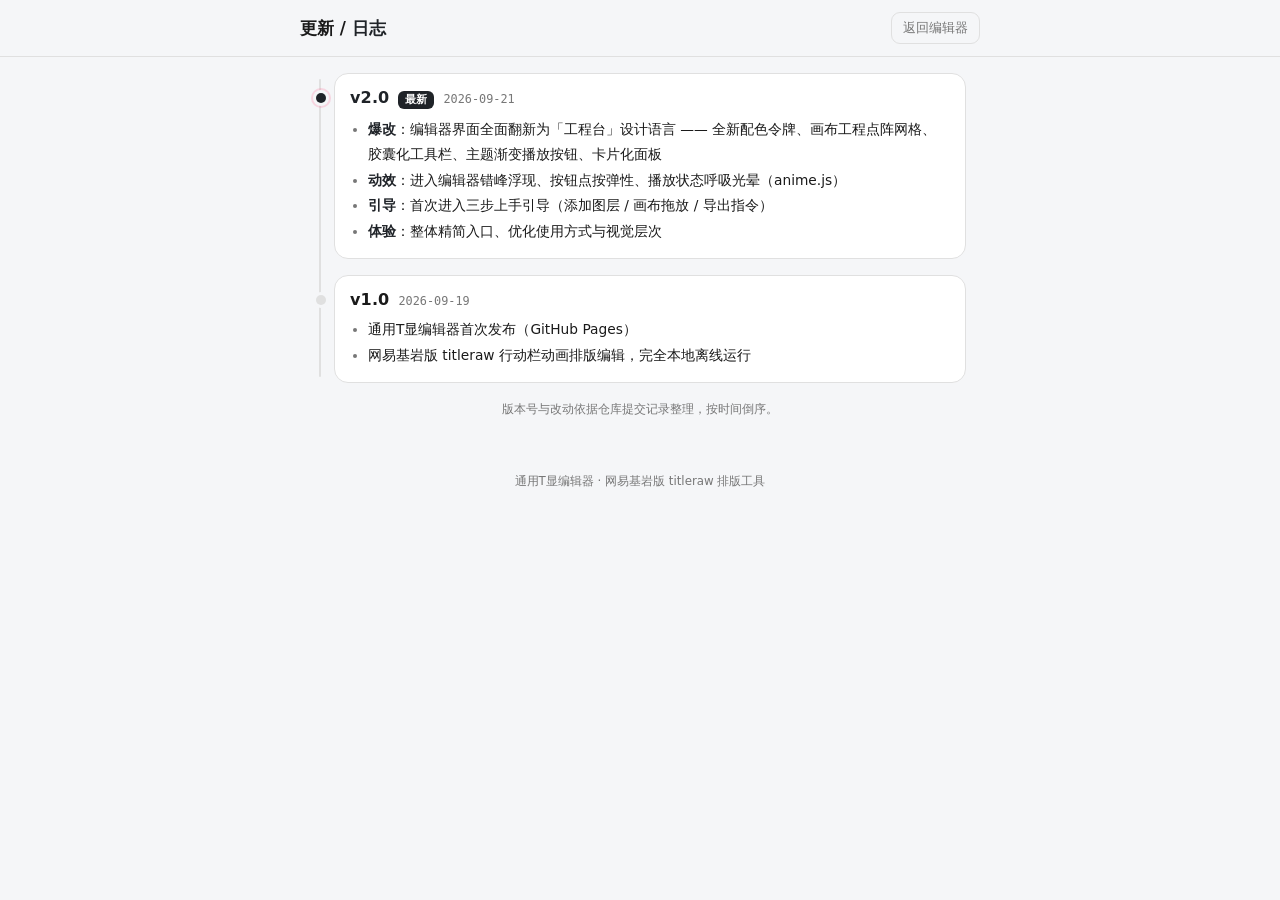
<file: changelog.html>
<!DOCTYPE html>
<html lang="zh-CN">
<head>
<meta charset="UTF-8">
<meta name="viewport" content="width=device-width,initial-scale=1,viewport-fit=cover">
<title>更新日志 · 通用T显编辑器</title>
<meta name="description" content="通用T显编辑器版本变更记录，按时间倒序，含每版的功能改动与性能优化明细。">
<meta name="theme-color" content="#fb7299">
<link rel="icon" href="favicon.ico" type="image/x-icon">
<link rel="apple-touch-icon" href="icon-192.png">
<link rel="manifest" href="manifest.json">
<style>
:root{--accent:#1f2328;--bg:#f5f6f8;--card:#fff;--text:#1a1a1a;--sub:#777;--border:#e0e0e0}
@media (prefers-color-scheme:dark){:root{--bg:#151724;--card:#1a1c29;--text:#e0e0e0;--sub:#a0a0a0;--border:#2a2d3e}}
*{box-sizing:border-box}
html,body{margin:0}
body{background:var(--bg);color:var(--text);font-family:system-ui,-apple-system,"Segoe UI","Noto Sans SC",sans-serif;padding:0 0 32px;-webkit-tap-highlight-color:transparent}
header{position:sticky;top:0;z-index:20;background:var(--bg);border-bottom:1px solid var(--border);padding:calc(12px + env(safe-area-inset-top,0px)) 14px 12px}
.hrow{max-width:680px;margin:0 auto;display:flex;align-items:center;gap:10px}
h1{font-size:1.05rem;margin:0;font-weight:700;flex:1}
h1 span{color:var(--accent)}
a.back{font-size:.82rem;color:var(--sub);text-decoration:none;border:1px solid var(--border);padding:6px 11px;border-radius:9px;white-space:nowrap}
a.back:hover{color:var(--accent);border-color:var(--accent)}
main{max-width:680px;margin:0 auto;padding:16px 14px}
.tl{position:relative;padding-left:20px}
.tl::before{content:'';position:absolute;left:5px;top:6px;bottom:6px;width:2px;background:var(--border);border-radius:2px}
.rel{position:relative;margin-bottom:16px;background:var(--card);border:1px solid var(--border);border-radius:14px;padding:14px 15px}
.rel::before{content:'';position:absolute;left:-19px;top:19px;width:10px;height:10px;border-radius:50%;background:var(--border);box-shadow:0 0 0 3px var(--bg)}
.rel.latest::before{background:var(--accent);box-shadow:0 0 0 3px var(--bg),0 0 0 5px rgba(251,114,153,.25)}
.relhead{display:flex;align-items:baseline;gap:9px;flex-wrap:wrap;margin-bottom:8px}
.ver{font-size:1rem;font-weight:800;letter-spacing:.01em}
.latest .ver{color:var(--accent)}
.date{font-size:.74rem;color:var(--sub);font-family:ui-monospace,Menlo,Consolas,monospace}
.badge{font-size:.66rem;padding:2px 7px;border-radius:6px;background:var(--accent);color:#fff;font-weight:600}
ul{margin:0;padding-left:18px}
li{font-size:.86rem;line-height:1.85;color:var(--text)}
li::marker{color:var(--sub)}
li b{color:var(--accent)}
.note{font-size:.76rem;color:var(--sub);line-height:1.8;margin-top:14px;text-align:center}
footer{max-width:680px;margin:22px auto 0;padding:0 14px;font-size:.74rem;color:var(--sub);text-align:center;line-height:1.8}
</style>
</head>
<body>
<header>
  <div class="hrow">
    <h1>更新 / <span>日志</span></h1>
    <a class="back" href="index.html">返回编辑器</a>
  </div>
</header>

<main>
  <div class="tl">

    <div class="rel latest">
      <div class="relhead"><span class="ver">v2.0</span><span class="badge">最新</span><span class="date">2026-09-21</span></div>
      <ul>
        <li><b>爆改</b>：编辑器界面全面翻新为「工程台」设计语言 —— 全新配色令牌、画布工程点阵网格、胶囊化工具栏、主题渐变播放按钮、卡片化面板</li>
        <li><b>动效</b>：进入编辑器错峰浮现、按钮点按弹性、播放状态呼吸光晕（anime.js）</li>
        <li><b>引导</b>：首次进入三步上手引导（添加图层 / 画布拖放 / 导出指令）</li>
        <li><b>体验</b>：整体精简入口、优化使用方式与视觉层次</li>
      </ul>
    </div>

    <div class="rel">
      <div class="relhead"><span class="ver">v1.0</span><span class="date">2026-09-19</span></div>
      <ul>
        <li>通用T显编辑器首次发布（GitHub Pages）</li>
        <li>网易基岩版 titleraw 行动栏动画排版编辑，完全本地离线运行</li>
      </ul>
    </div>

  </div>
  <p class="note">版本号与改动依据仓库提交记录整理，按时间倒序。</p>
</main>

<footer>通用T显编辑器 · 网易基岩版 titleraw 排版工具</footer>
<script>if('serviceWorker' in navigator){window.addEventListener('load',function(){navigator.serviceWorker.register('sw.js').catch(function(){})})}</script>
</body>
</html>
</file>
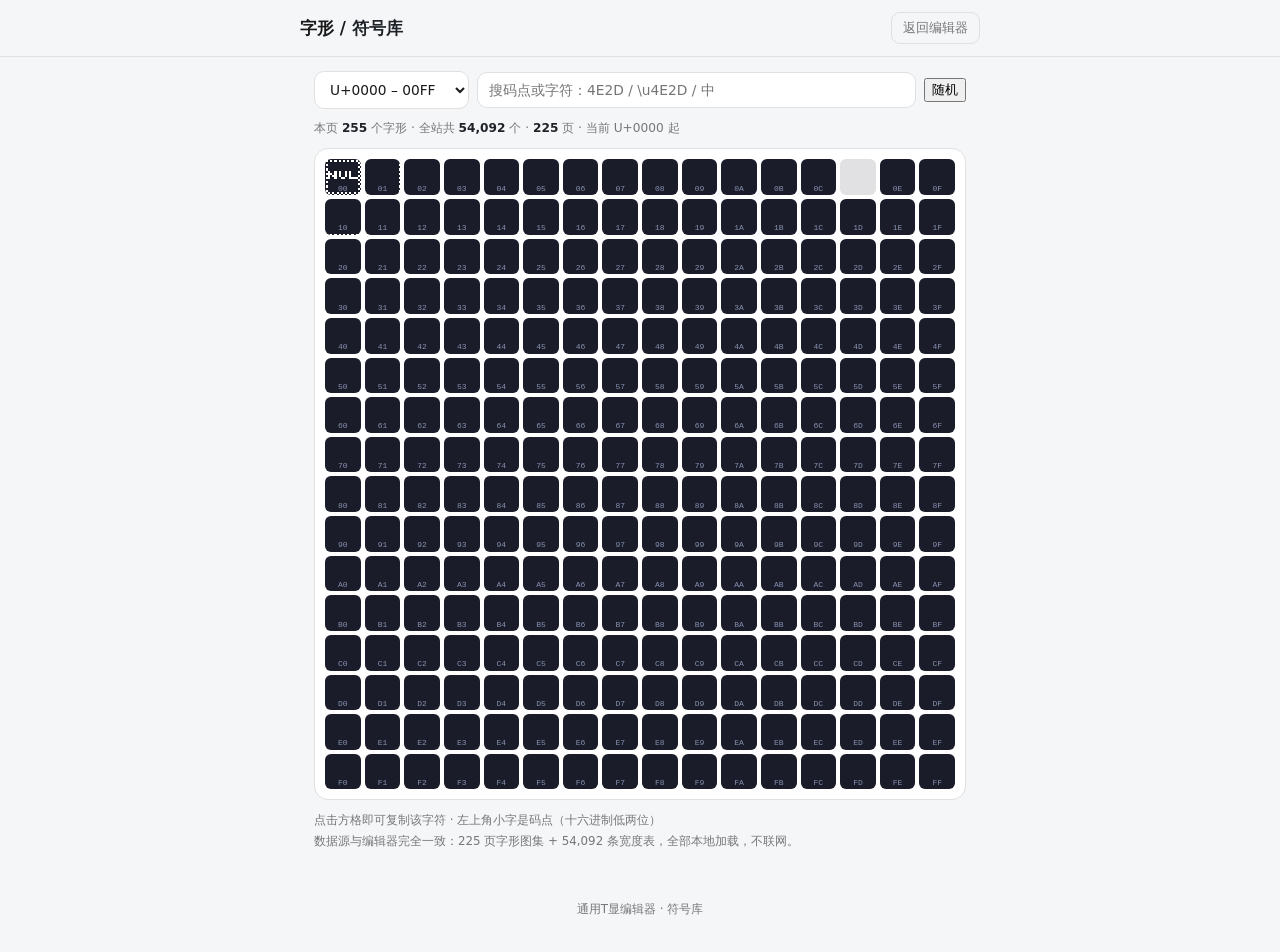
<file: fuhao.html>
<!DOCTYPE html>
<html lang="zh-CN">
<head>
<meta charset="UTF-8">
<meta name="viewport" content="width=device-width,initial-scale=1,viewport-fit=cover">
<title>符号库 · 通用T显编辑器</title>
<meta name="description" content="基岩版 titleraw 可用字形速查表：54,092 个字形，按页浏览、按码点搜索、点击即复制。与通用T显编辑器同源数据，完全本地离线。">
<meta name="keywords" content="基岩版,字形表,特殊符号,titleraw,Unicode,符号库,MC工具">
<meta name="theme-color" content="#fb7299">
<link rel="icon" href="favicon.ico" type="image/x-icon">
<link rel="apple-touch-icon" href="icon-192.png">
<link rel="manifest" href="manifest.json">
<style>
:root{--accent:#1f2328;--bg:#f5f6f8;--card:#fff;--text:#1a1a1a;--sub:#777;--border:#e0e0e0;--tile:#1a1c29;--tile-hover:rgba(251,114,153,.28)}
@media (prefers-color-scheme:dark){:root{--bg:#151724;--card:#1a1c29;--text:#e0e0e0;--sub:#a0a0a0;--border:#2a2d3e;--tile:#0f111a}}
*{box-sizing:border-box}
html,body{margin:0}
body{background:var(--bg);color:var(--text);font-family:system-ui,-apple-system,"Segoe UI","Noto Sans SC",sans-serif;padding:0 0 32px;-webkit-tap-highlight-color:transparent}
header{position:sticky;top:0;z-index:20;background:var(--bg);border-bottom:1px solid var(--border);padding:12px 14px calc(12px + env(safe-area-inset-top,0px));padding-top:calc(12px + env(safe-area-inset-top,0px))}
.hrow{max-width:680px;margin:0 auto;display:flex;align-items:center;gap:10px}
h1{font-size:1.05rem;margin:0;font-weight:700;flex:1}
h1 span{color:var(--accent)}
a.back{font-size:.82rem;color:var(--sub);text-decoration:none;border:1px solid var(--border);padding:6px 11px;border-radius:9px;white-space:nowrap}
a.back:hover{color:var(--accent);border-color:var(--accent)}
main{max-width:680px;margin:0 auto;padding:14px}
.bar{display:flex;gap:8px;align-items:center;margin-bottom:10px;flex-wrap:wrap}
input[type=search],select{font:inherit;font-size:.86rem;padding:9px 11px;border-radius:10px;border:1px solid var(--border);background:var(--card);color:var(--text);outline:none}
input[type=search]{flex:1;min-width:150px}
input[type=search]:focus,select:focus{border-color:var(--accent)}
.meta{font-size:.76rem;color:var(--sub);margin:0 0 10px;line-height:1.6}
.meta b{color:var(--accent);font-weight:600}
.gridwrap{background:var(--card);border:1px solid var(--border);border-radius:14px;padding:10px;overflow-x:auto}
.grid{display:grid;grid-template-columns:repeat(16,1fr);gap:4px;min-width:320px}
.tile{position:relative;aspect-ratio:1;border-radius:6px;background-color:var(--tile);background-repeat:no-repeat;cursor:pointer;image-rendering:pixelated;transition:transform .1s,box-shadow .1s;border:1px solid transparent}
.tile:hover{transform:scale(1.14);box-shadow:0 0 0 2px var(--accent);z-index:5}
.tile:active{transform:scale(.94)}
.tile.empty{opacity:.13;cursor:default}
.tile.empty:hover{transform:none;box-shadow:none}
.tile .cp{position:absolute;inset:auto 0 0 0;font-size:8px;text-align:center;color:#8891b0;font-family:ui-monospace,Menlo,Consolas,monospace;line-height:1.3;pointer-events:none}
.hit{box-shadow:0 0 0 3px var(--accent)!important;z-index:6}
.legend{font-size:.74rem;color:var(--sub);margin-top:10px;line-height:1.7}
#toast{position:fixed;left:50%;bottom:28px;transform:translate(-50%,20px);background:#1a2232;color:#fff;padding:11px 18px;border-radius:11px;font-size:.86rem;opacity:0;pointer-events:none;transition:.22s;z-index:99;max-width:88vw;text-align:center;word-break:break-all}
#toast.on{opacity:1;transform:translate(-50%,0)}
footer{max-width:680px;margin:22px auto 0;padding:0 14px;font-size:.74rem;color:var(--sub);line-height:1.8;text-align:center}
</style>
</head>
<body>
<header>
  <div class="hrow">
    <h1>字形 / <span>符号库</span></h1>
    <a class="back" href="index.html">返回编辑器</a>
  </div>
</header>

<main>
  <div class="bar">
    <select id="page" aria-label="选择页"></select>
    <input type="search" id="q" placeholder="搜码点或字符：4E2D / \u4E2D / 中" autocomplete="off" spellcheck="false" enterkeyhint="search">
    <button id="rand" class="back" type="button" style="cursor:pointer">随机</button>
  </div>
  <p class="meta" id="meta">加载中…</p>
  <div class="gridwrap"><div class="grid" id="grid"></div></div>
  <p class="legend">
    点击方格即可复制该字符 · 左上角小字是码点（十六进制低两位）<br>
    数据源与编辑器完全一致：225 页字形图集 + 54,092 条宽度表，全部本地加载，不联网。
  </p>
</main>

<footer>通用T显编辑器 · 符号库</footer>
<div id="toast"></div>

<script src="data/bedrock_widths.js?v=1.8.9"></script>
<script>
(function () {
  var table = (typeof bedrockWidths !== 'undefined') ? bedrockWidths : null;
  if (!table) { document.getElementById('meta').textContent = '字形数据加载失败，请刷新重试。'; return; }

  // 1) 按高字节分页，只保留真实存在的页
  var pages = {};            // pageHex -> 该页已有的低字节集合
  var allCount = 0;
  for (var k in table) {
    if (!Object.prototype.hasOwnProperty.call(table, k)) continue;
    var cp = k.charCodeAt(0);
    var hi = (cp >> 8) & 0xFF, lo = cp & 0xFF;
    (pages[hi] || (pages[hi] = []))[lo] = 1;
    allCount++;
  }
  var pageKeys = Object.keys(pages).map(Number).sort(function (a, b) { return a - b; });
  var PAGE_URL = function (hi) { return 'data/fonts/' + hi.toString(16).toUpperCase().padStart(2, '0') + '.png'; };

  var elPage = document.getElementById('page');
  var elGrid = document.getElementById('grid');
  var elMeta = document.getElementById('meta');
  var elQ = document.getElementById('q');
  var elToast = document.getElementById('toast');

  pageKeys.forEach(function (hi) {
    var o = document.createElement('option');
    o.value = hi;
    o.textContent = 'U+' + hi.toString(16).toUpperCase().padStart(2, '0') + '00 – ' + hi.toString(16).toUpperCase().padStart(2, '0') + 'FF';
    elPage.appendChild(o);
  });

  function toast(msg) {
    elToast.textContent = msg;
    elToast.classList.add('on');
    clearTimeout(toast._t);
    toast._t = setTimeout(function () { elToast.classList.remove('on'); }, 1500);
  }

  function copy(text) {
    var done = function () { toast('已复制：' + text + '  (U+' + text.charCodeAt(0).toString(16).toUpperCase().padStart(4, '0') + ')'); };
    if (navigator.clipboard && navigator.clipboard.writeText) {
      navigator.clipboard.writeText(text).then(done).catch(function () { fallback(text, done); });
    } else { fallback(text, done); }
  }
  function fallback(text, done) {
    var ta = document.createElement('textarea');
    ta.value = text; ta.style.position = 'fixed'; ta.style.opacity = '0';
    document.body.appendChild(ta); ta.select();
    try { document.execCommand('copy'); done(); } catch (e) { toast('复制失败，请长按选择'); }
    document.body.removeChild(ta);
  }

  var current = null;
  function render(hi) {
    current = hi;
    var url = PAGE_URL(hi);
    var have = pages[hi];
    var frag = document.createDocumentFragment();
    for (var lo = 0; lo < 256; lo++) {
      var d = document.createElement('div');
      d.className = 'tile' + (have[lo] ? '' : ' empty');
      if (have[lo]) {
        var cp = (hi << 8) | lo;
        var ch = String.fromCharCode(cp);
        var col = lo % 16, row = (lo / 16) | 0;
        d.style.backgroundImage = 'url("' + url + '")';
        d.style.backgroundSize = '1600% 1600%';                       // 16x16 网格 => 图是容器的 16 倍
        /* background-position 的百分比基准是「容器尺寸 - 图尺寸」= -15x容器，
           因此第 col 列应取 col/15*100%，而不是 col*100% */
        d.style.backgroundPosition = (-col / 15 * 100) + '% ' + (-row / 15 * 100) + '%';
        d.title = ch + '  U+' + cp.toString(16).toUpperCase().padStart(4, '0') + '  宽 ' + table[ch][1];
        d.dataset.cp = cp;
        var s = document.createElement('span');
        s.className = 'cp';
        s.textContent = lo.toString(16).toUpperCase().padStart(2, '0');
        d.appendChild(s);
      }
      frag.appendChild(d);
    }
    elGrid.textContent = '';
    elGrid.appendChild(frag);

    var cnt = have.filter(Boolean).length;
    elMeta.innerHTML = '本页 <b>' + cnt + '</b> 个字形 · 全站共 <b>' + allCount.toLocaleString() +
      '</b> 个 · <b>' + pageKeys.length + '</b> 页 · 当前 U+' + hi.toString(16).toUpperCase().padStart(2, '0') + '00 起';
  }

  elGrid.addEventListener('click', function (e) {
    var t = e.target.closest('.tile');
    if (!t || t.classList.contains('empty') || !t.dataset.cp) return;
    copy(String.fromCharCode(+t.dataset.cp));
  });

  elPage.addEventListener('change', function () { render(+elPage.value); });

  // 2) 搜索：支持 4E2D / \u4E2D / u4e2d / 单个字符
  function jump(cp) {
    var hi = (cp >> 8) & 0xFF;
    if (!pages[hi]) return false;
    if (+elPage.value !== hi) { elPage.value = hi; render(hi); }
    var lo = cp & 0xFF;
    var tiles = elGrid.children;
    var t = tiles[lo];
    if (t) {
      elGrid.querySelectorAll('.hit').forEach(function (n) { n.classList.remove('hit'); });
      t.classList.add('hit');
      t.scrollIntoView({ block: 'nearest', inline: 'nearest' });
    }
    return true;
  }

  elQ.addEventListener('input', function () {
    var v = elQ.value.trim();
    if (!v) return;
    var cp = null, m;
    if (v.length === 1) cp = v.charCodeAt(0);
    else if ((m = v.match(/^(?:\\?u|U\+?|0x)?([0-9a-fA-F]{2,6})$/))) {
      cp = parseInt(m[1], 16);
      if (cp > 0xFFFF && v.length <= 2) cp = null;   // 纯两位当十六进制
    }
    if (cp == null || isNaN(cp)) { elMeta.innerHTML = '无法识别「' + v.replace(/[<>&]/g, '') + '」，试试 4E2D / \u4E2D / 中'; return; }
    if (jump(cp)) toast('跳转到 U+' + cp.toString(16).toUpperCase().padStart(4, '0'));
    else elMeta.innerHTML = 'U+' + cp.toString(16).toUpperCase().padStart(4, '0') + ' 没有字形数据';
  });

  document.getElementById('rand').addEventListener('click', function () {
    for (var i = 0; i < 60; i++) {
      var hi = pageKeys[(Math.random() * pageKeys.length) | 0];
      var lo = (Math.random() * 256) | 0;
      if (pages[hi][lo]) { elPage.value = hi; render(hi); jump((hi << 8) | lo); return; }
    }
  });

  // 3) 初始页：优先 ASCII 页（00），其次最小页
  var start = pages[0] ? 0 : pageKeys[0];
  elPage.value = start;
  render(start);

  // 4) 注册 SW（离线可用）
  if ('serviceWorker' in navigator) {
    window.addEventListener('load', function () {
      navigator.serviceWorker.register('sw.js').catch(function () {});
    });
  }
})();
</script>
</body>
</html>
</file>
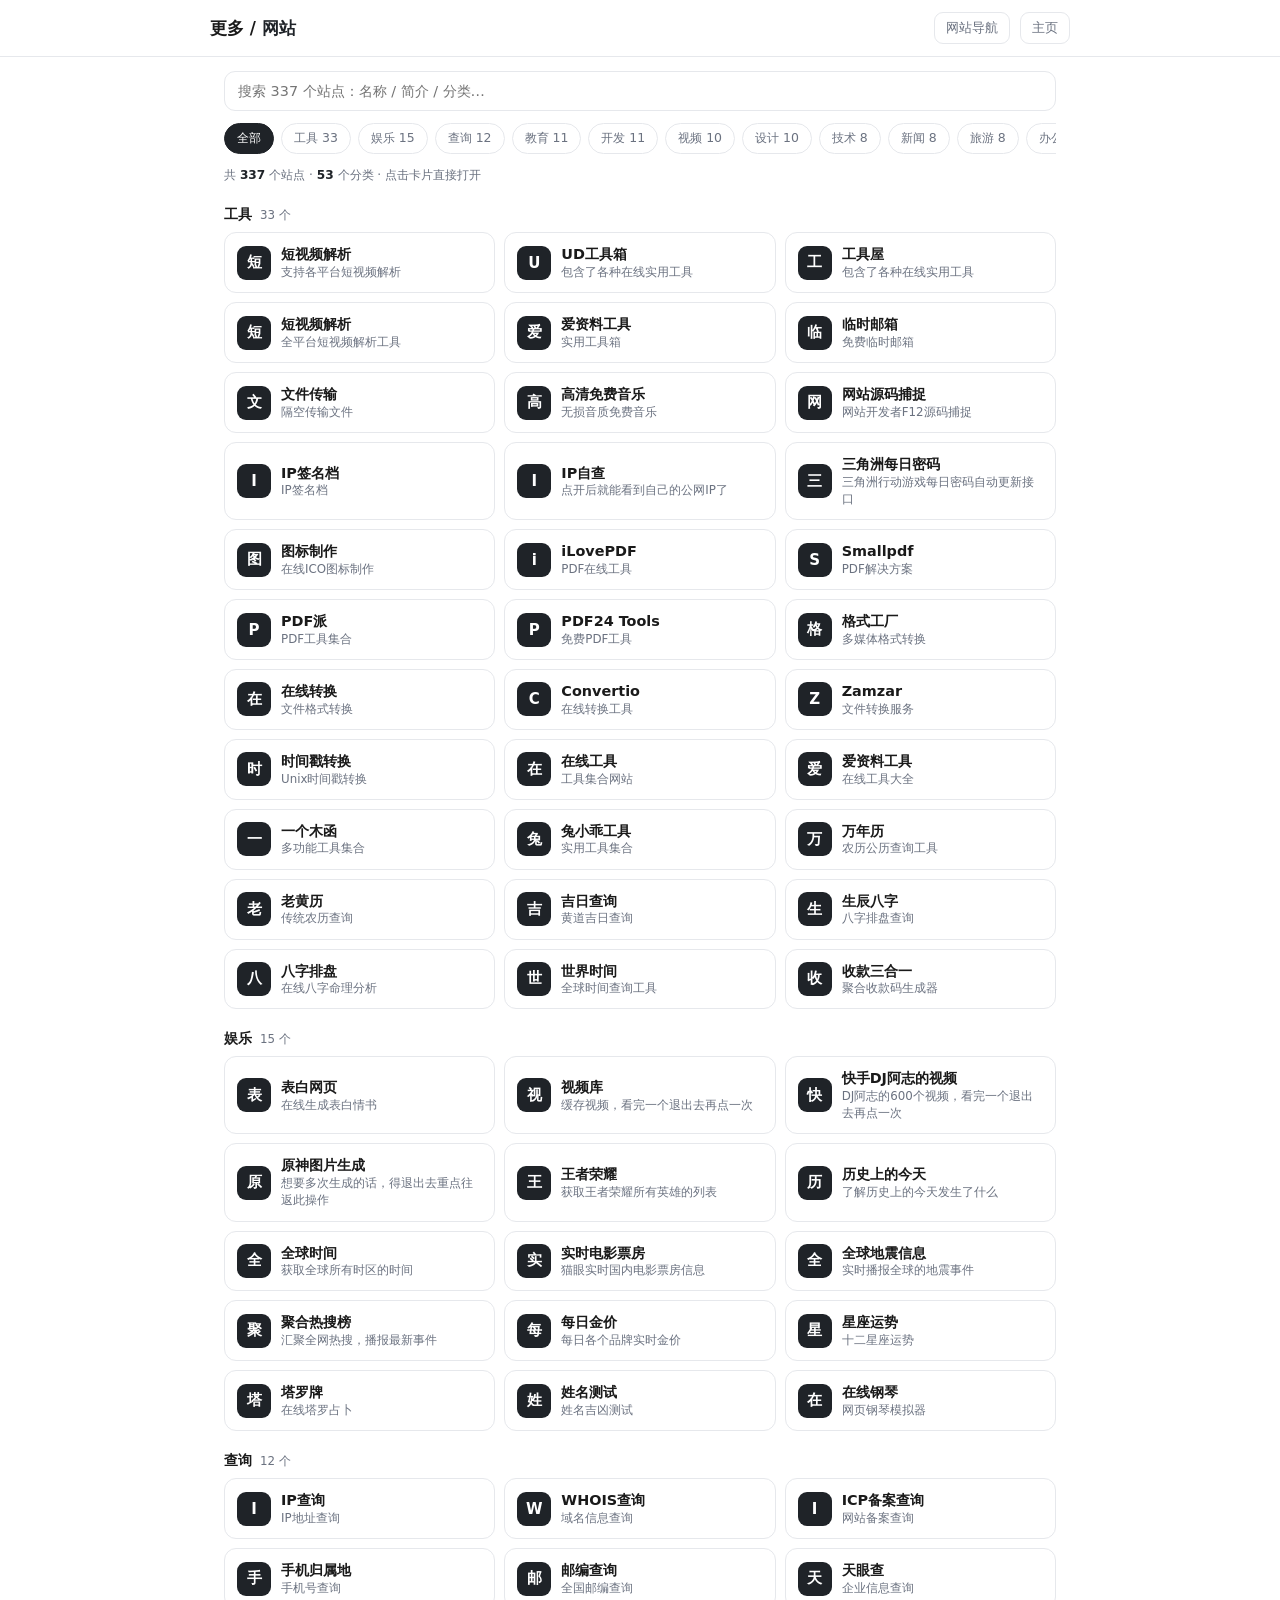
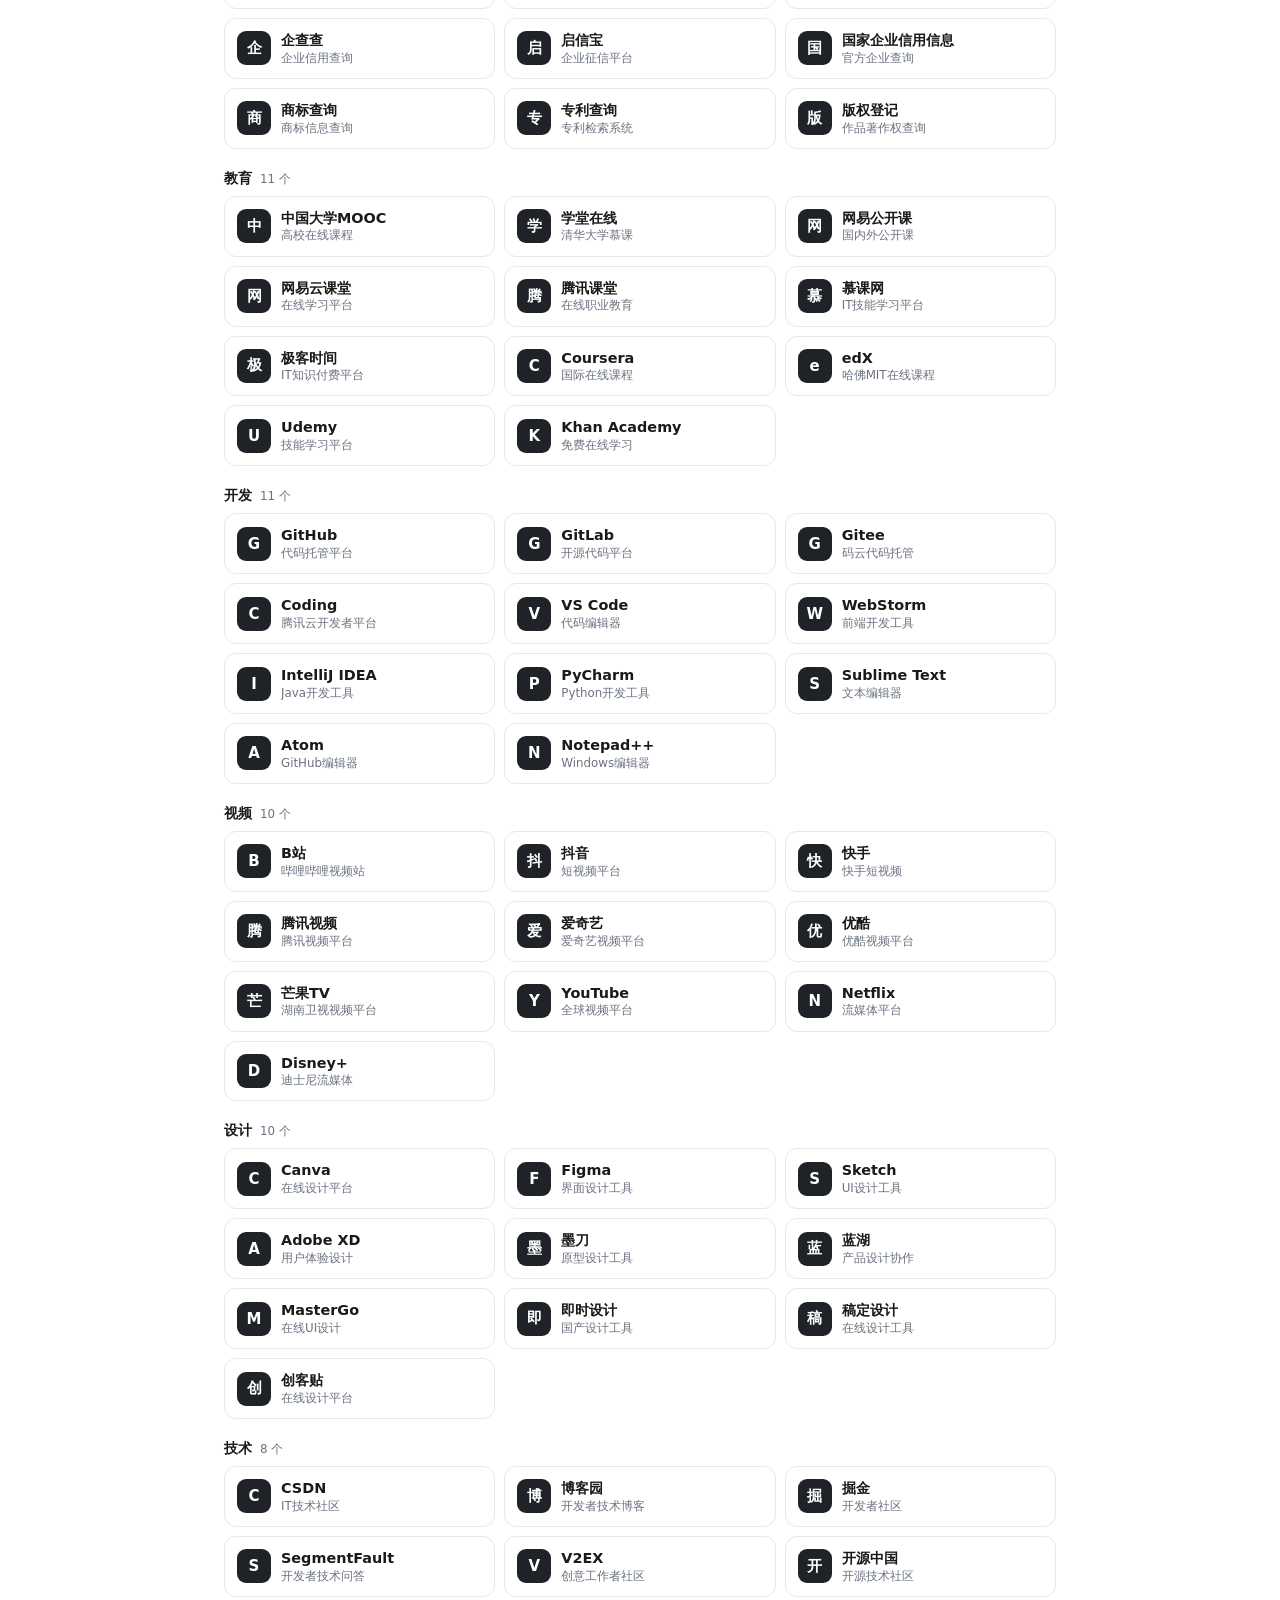
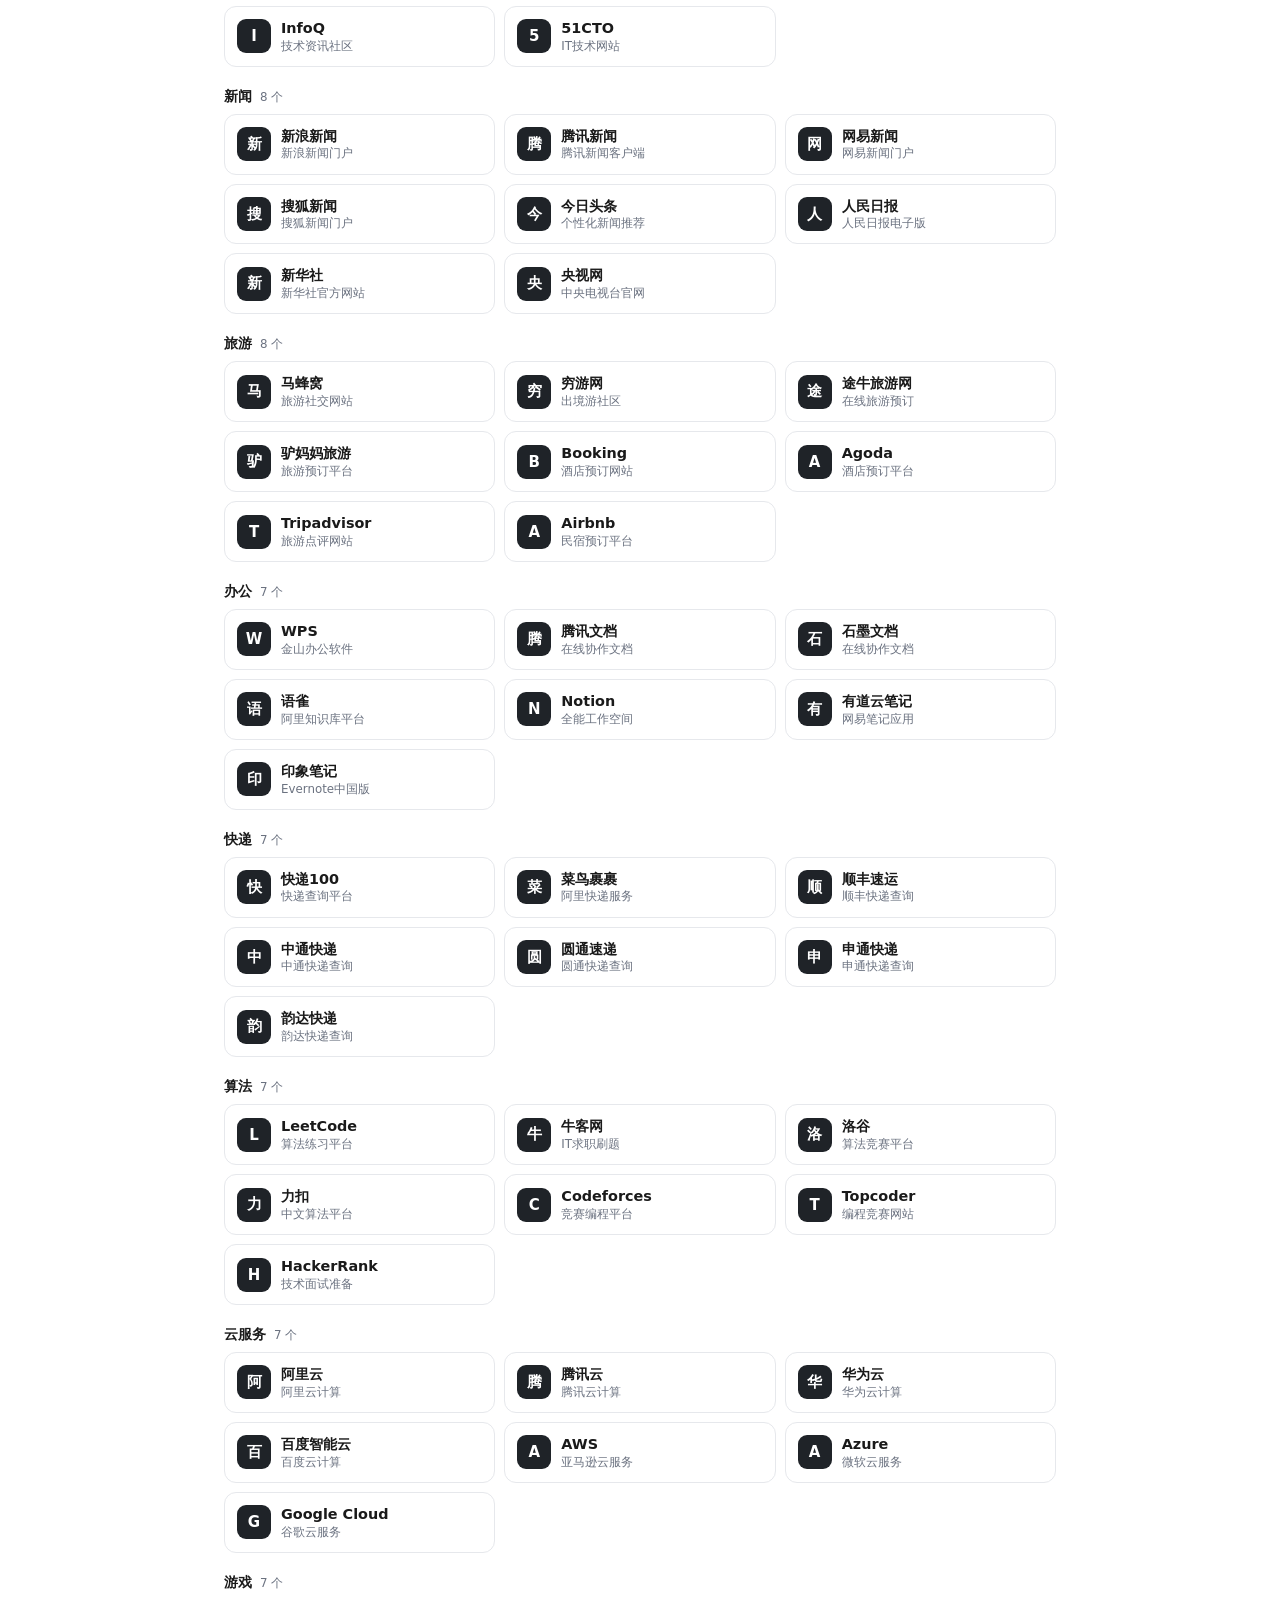
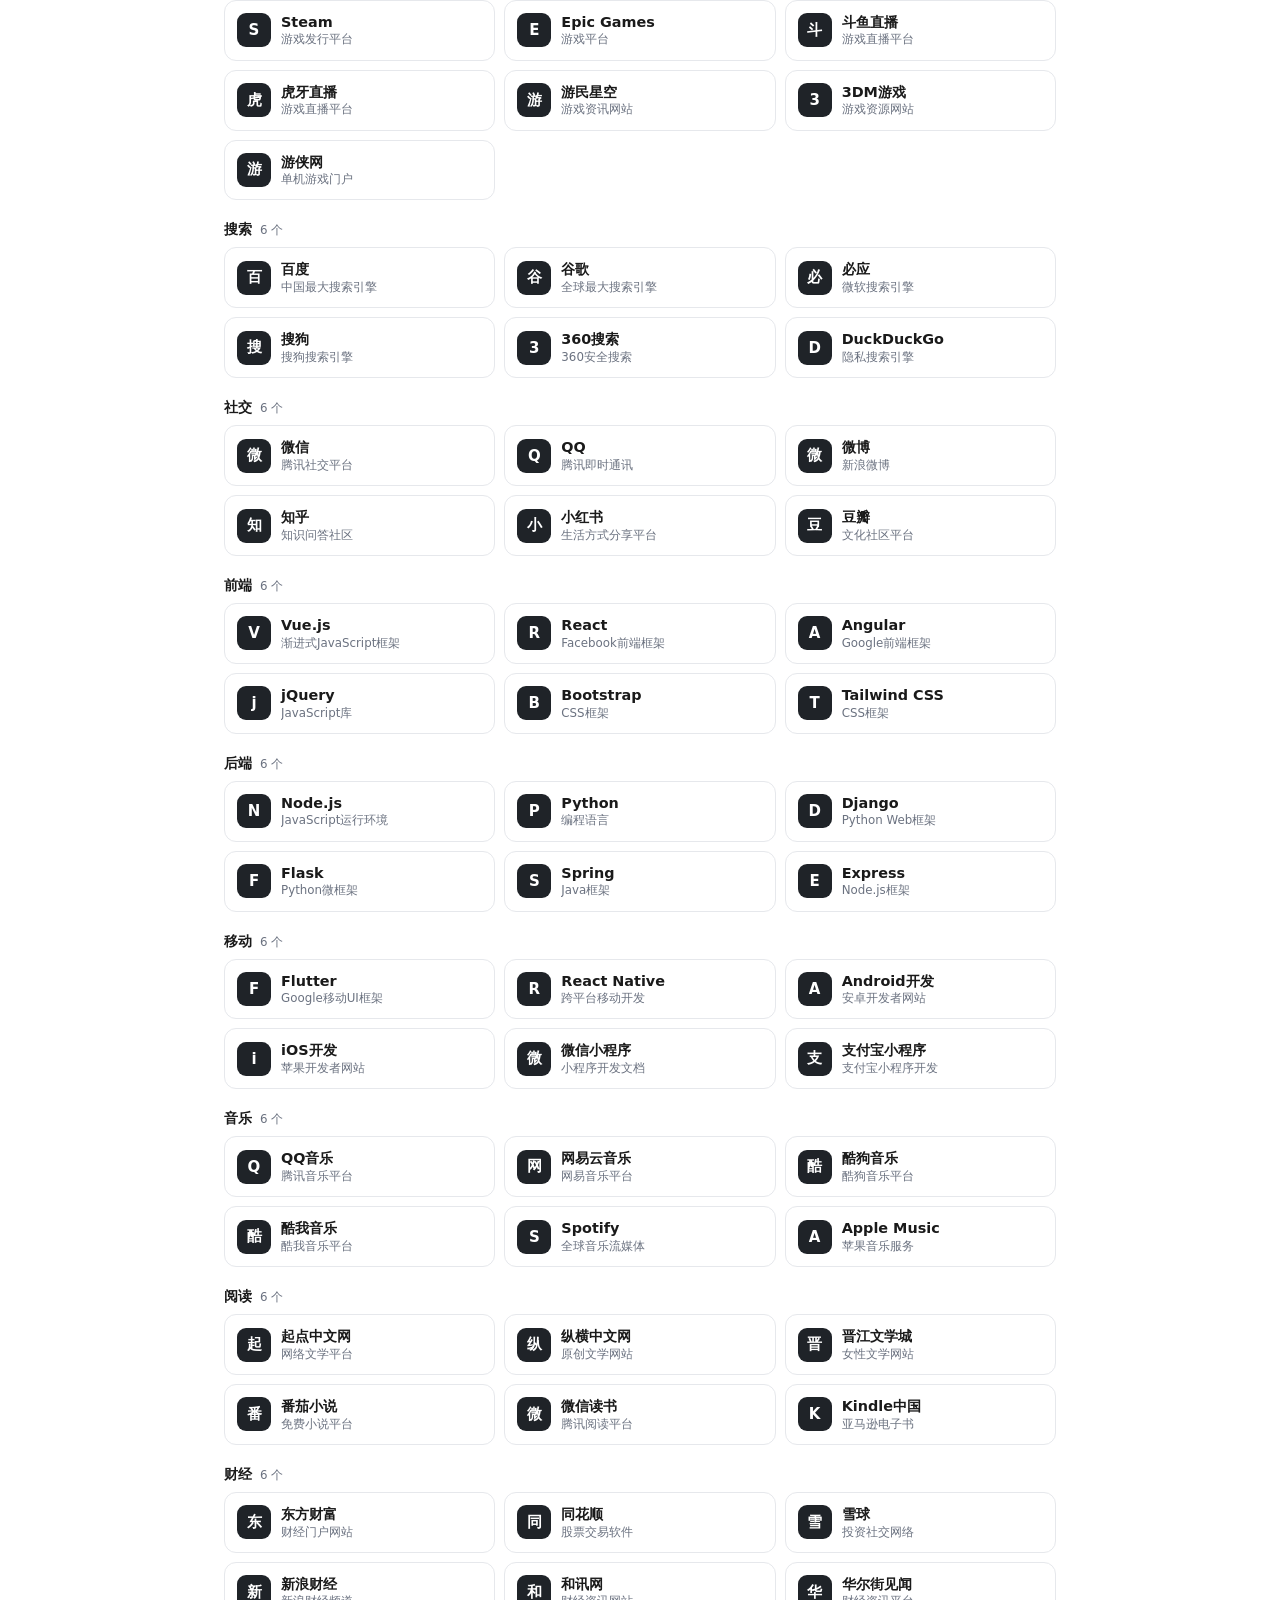
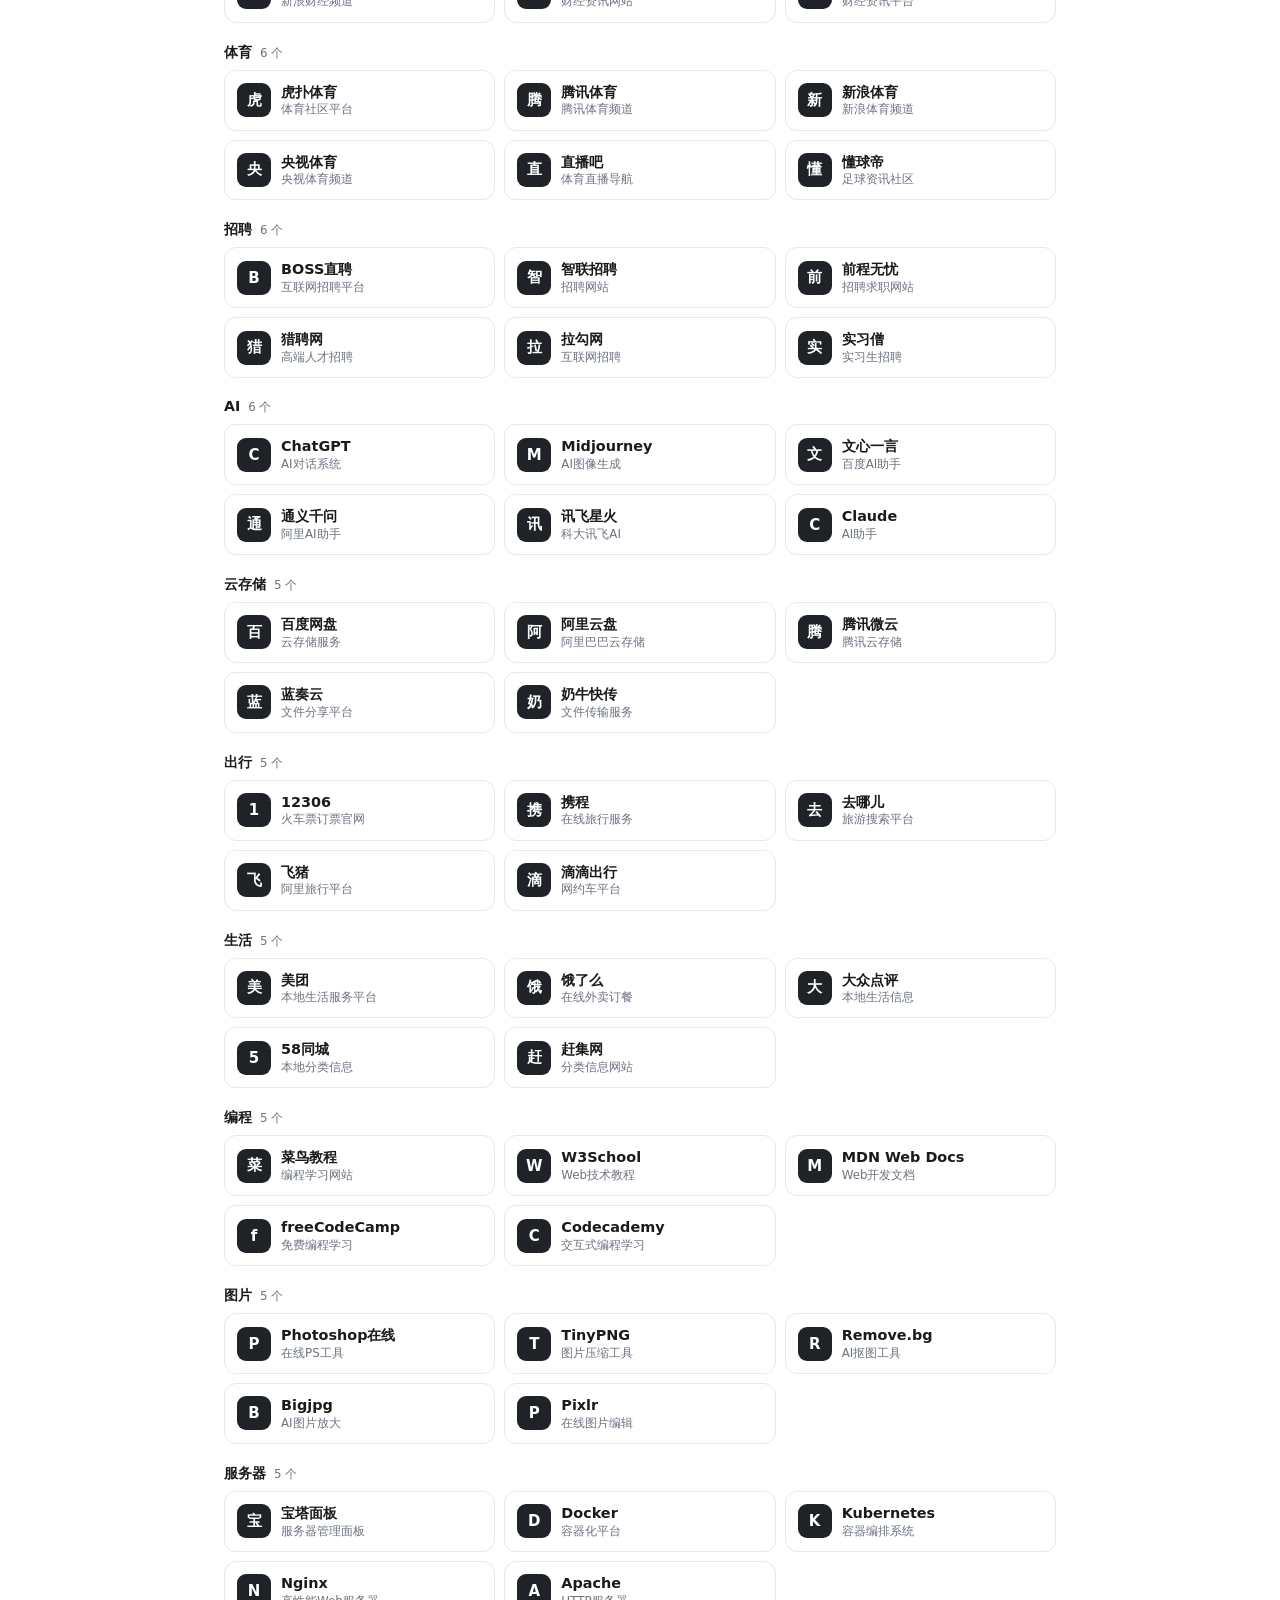
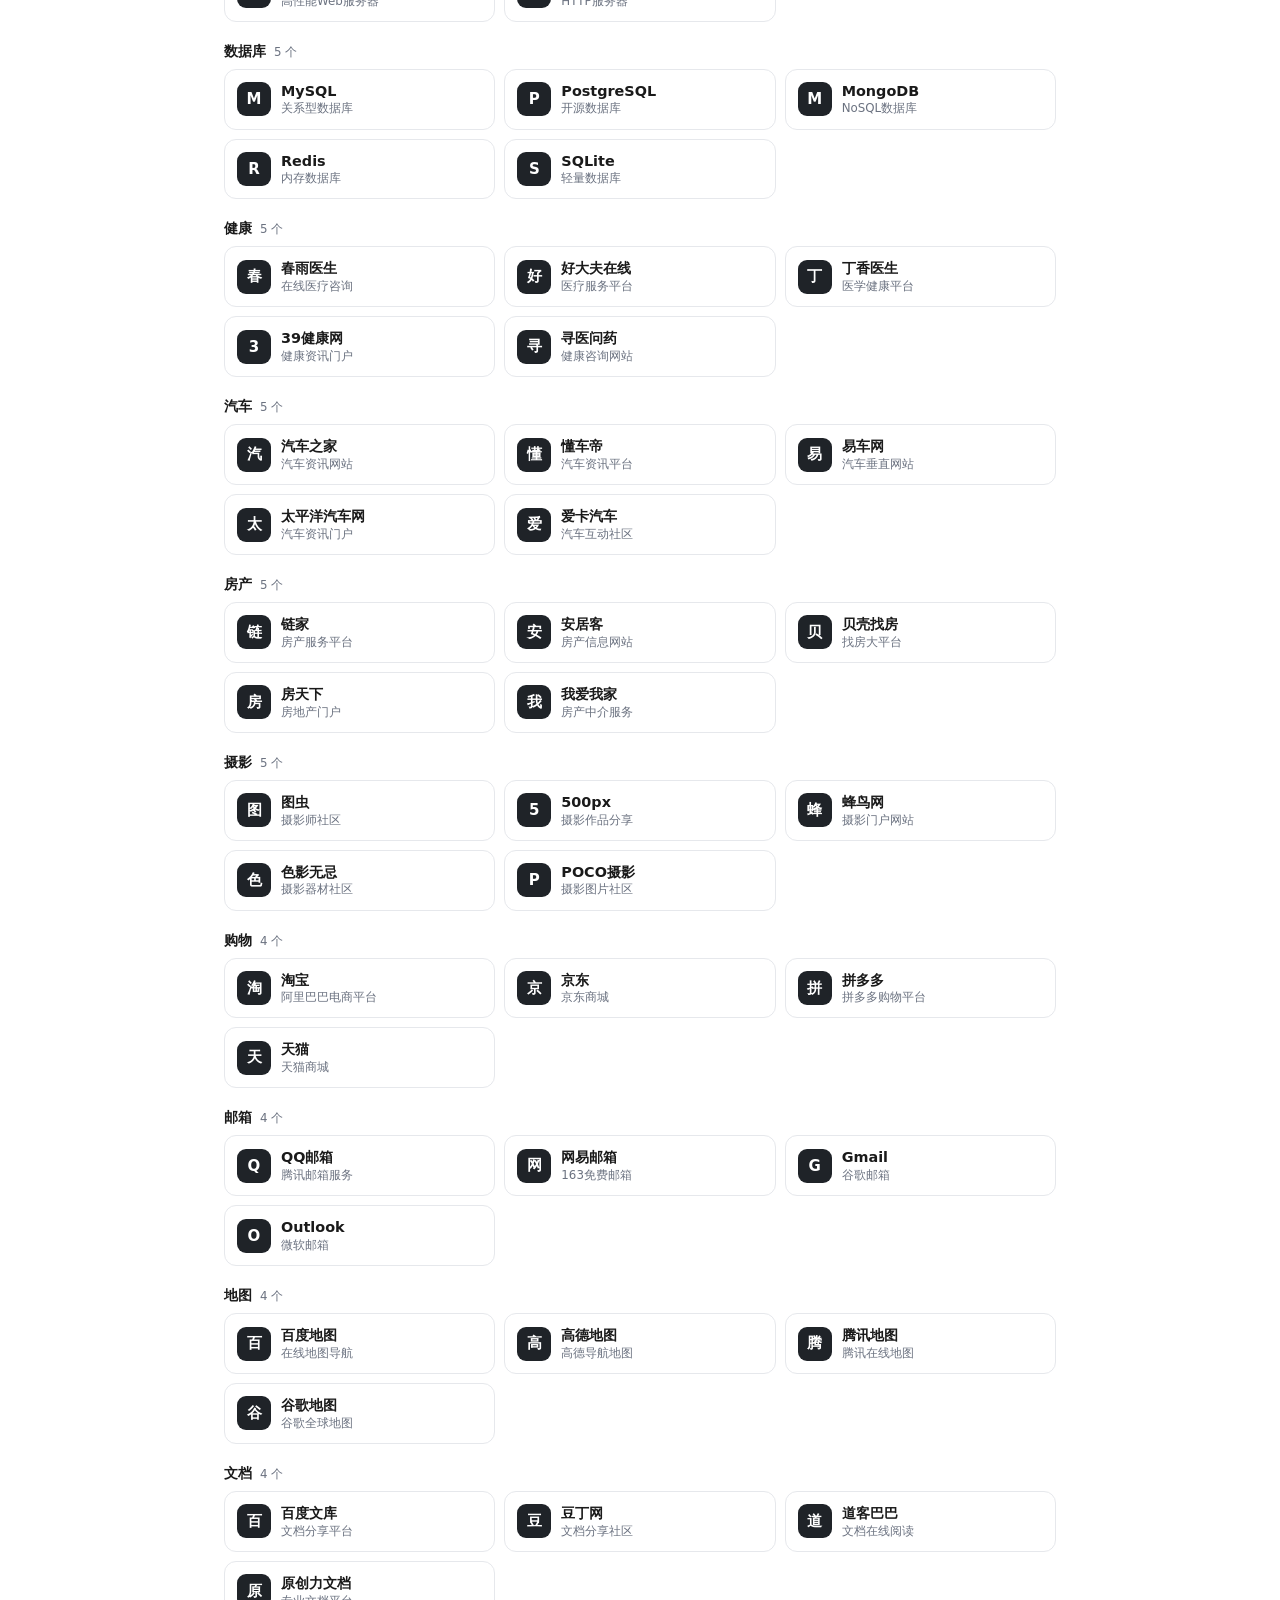
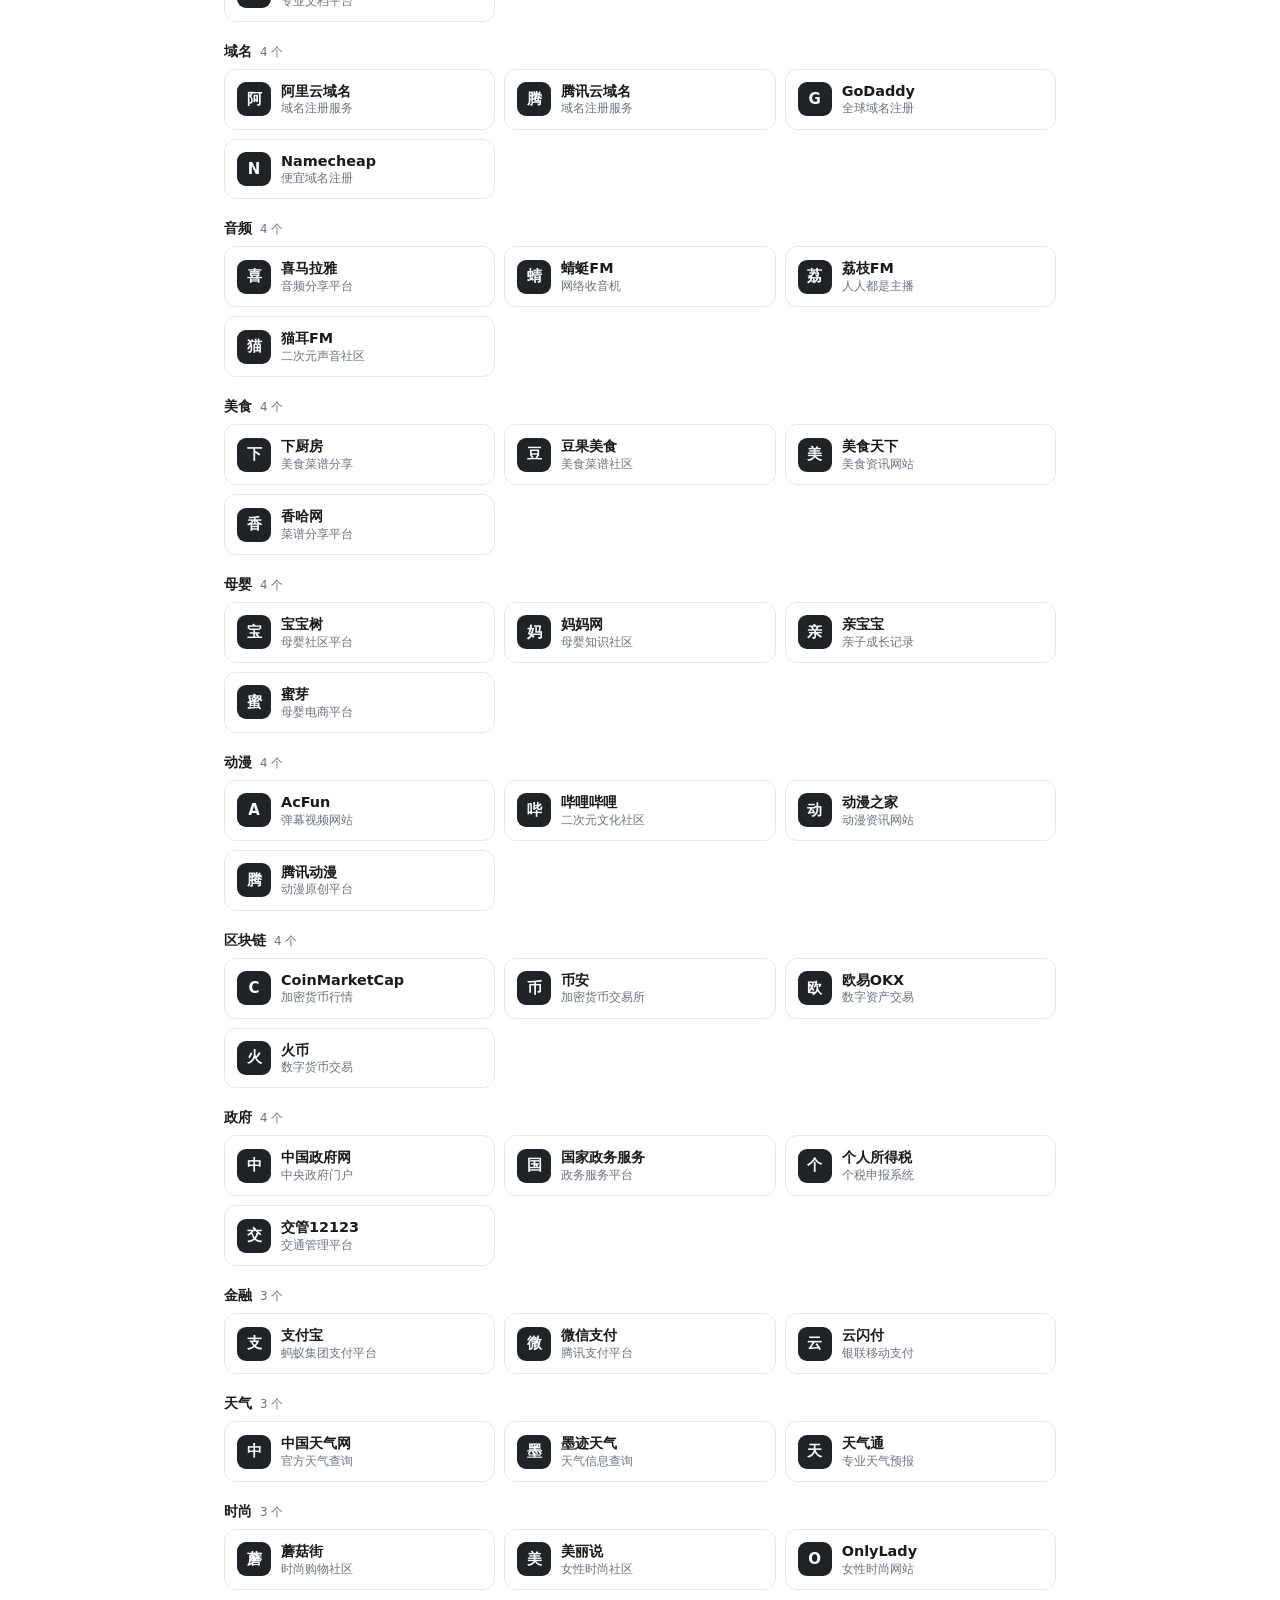
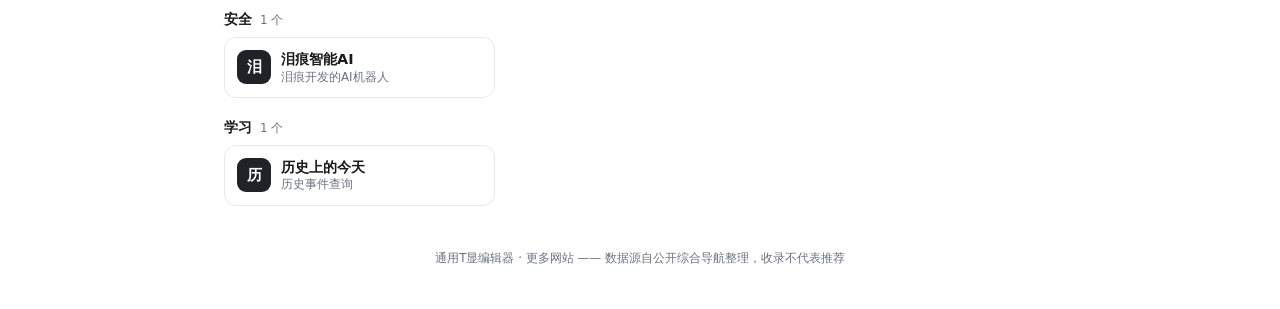
<file: more.html>
<!DOCTYPE html>
<html lang="zh-CN">
<head>
<meta charset="UTF-8">
<meta name="viewport" content="width=device-width,initial-scale=1,viewport-fit=cover">
<title>更多网站 · 通用T显编辑器</title>
<meta name="description" content="综合网站导航：337 个精选站点、53 个分类，覆盖工具、开发、设计、教育、娱乐、生活等，支持搜索与分类筛选。">
<meta name="keywords" content="网站导航,实用工具,网址大全,综合导航,MC工具">
<meta name="theme-color" content="#1f2328">
<link rel="icon" href="favicon.ico" type="image/x-icon">
<link rel="apple-touch-icon" href="icon-192.png">
<link rel="manifest" href="manifest.json">
<style>
:root{--accent:#1f2328;--bg:#ffffff;--card:#ffffff;--text:#1a1a1a;--sub:#6b7280;--border:#e6e8ec;--soft:#f5f6f8}
@media (prefers-color-scheme:dark){:root{--bg:#151724;--card:#1a1c29;--text:#e6e9ed;--sub:#9aa1ab;--border:#2a2d3e;--soft:#1f2328}}
*{box-sizing:border-box}
html,body{margin:0}
body{background:var(--bg);color:var(--text);font-family:system-ui,-apple-system,"Segoe UI","Noto Sans SC",sans-serif;padding:0 0 40px;-webkit-tap-highlight-color:transparent}
header{position:sticky;top:0;z-index:30;background:var(--bg);border-bottom:1px solid var(--border);padding:calc(12px + env(safe-area-inset-top,0px)) 14px 12px}
.hrow{max-width:860px;margin:0 auto;display:flex;align-items:center;gap:10px}
h1{font-size:1.05rem;margin:0;font-weight:700;flex:1}
h1 span{color:var(--accent)}
a.back{font-size:.82rem;color:var(--sub);text-decoration:none;border:1px solid var(--border);padding:6px 11px;border-radius:9px;white-space:nowrap}
a.back:hover{color:var(--accent);border-color:var(--accent)}
main{max-width:860px;margin:0 auto;padding:14px}
.searchbar{display:flex;gap:8px;margin-bottom:10px}
input[type=search]{flex:1;font:inherit;font-size:.9rem;padding:11px 13px;border-radius:11px;border:1px solid var(--border);background:var(--card);color:var(--text);outline:none}
input[type=search]:focus{border-color:var(--accent)}
.chips{display:flex;gap:7px;overflow-x:auto;padding:2px 0 10px;scrollbar-width:none}
.chips::-webkit-scrollbar{display:none}
.chip{flex:none;font:inherit;font-size:.78rem;padding:6px 12px;border-radius:999px;border:1px solid var(--border);background:var(--card);color:var(--sub);cursor:pointer;white-space:nowrap}
.chip.on{background:var(--accent);color:#fff;border-color:var(--accent)}
.meta{font-size:.76rem;color:var(--sub);margin:2px 0 12px;line-height:1.6}
.meta b{color:var(--accent);font-weight:600}
.sec{margin:20px 0 8px;font-size:.88rem;font-weight:700;display:flex;align-items:baseline;gap:8px}
.sec small{font-weight:400;color:var(--sub);font-size:.74rem}
.grid{display:grid;grid-template-columns:repeat(auto-fill,minmax(215px,1fr));gap:9px}
.site{display:flex;align-items:center;gap:10px;padding:11px 12px;border-radius:12px;background:var(--card);border:1px solid var(--border);text-decoration:none;color:var(--text);transition:transform .12s,border-color .12s}
.site:hover{transform:translateY(-2px);border-color:var(--accent)}
.site:active{transform:scale(.98)}
.fav{width:34px;height:34px;border-radius:9px;flex:none;display:flex;align-items:center;justify-content:center;font-weight:700;font-size:15px;color:#fff;background:var(--accent);overflow:hidden}
.fav img{width:18px;height:18px;display:block}
.txt{min-width:0}
.nm{font-size:.9rem;font-weight:600;line-height:1.3;white-space:nowrap;overflow:hidden;text-overflow:ellipsis}
.ds{font-size:.74rem;color:var(--sub);line-height:1.45;display:-webkit-box;-webkit-line-clamp:2;-webkit-box-orient:vertical;overflow:hidden}
.empty{padding:34px 0;text-align:center;color:var(--sub);font-size:.86rem}
footer{max-width:860px;margin:28px auto 0;padding:0 14px;font-size:.74rem;color:var(--sub);text-align:center;line-height:1.8}
footer a{color:var(--sub)}
#toast{position:fixed;left:50%;bottom:28px;transform:translate(-50%,20px);background:#1f2328;color:#fff;padding:11px 18px;border-radius:11px;font-size:.86rem;opacity:0;pointer-events:none;transition:.22s;z-index:99;max-width:88vw}
#toast.on{opacity:1;transform:translate(-50%,0)}
</style>
</head>
<body>
<header>
  <div class="hrow">
    <h1>更多 / <span>网站</span></h1>
    <a class="back" href="sites.html">网站导航</a>
    <a class="back" href="index.html">主页</a>
  </div>
</header>

<main>
  <div class="searchbar">
    <input type="search" id="q" placeholder="搜索 337 个站点：名称 / 简介 / 分类…" autocomplete="off" spellcheck="false">
  </div>
  <div class="chips" id="chips"></div>
  <p class="meta">共 <b id="cnt">0</b> 个站点 · <b id="cn">0</b> 个分类 · 点击卡片直接打开</p>
  <div id="wrap"></div>
</main>

<footer>通用T显编辑器 · 更多网站 —— 数据源自公开综合导航整理，收录不代表推荐</footer>
<div id="toast"></div>

<script>
/* 数据：综合导航 348 站 / 53 类（已排除原站自推广条目） */
var SITES = [{"sec":"工具","items":[{"name":"短视频解析","desc":"支持各平台短视频解析","url":"https://api.spapi.cn/","category":"工具"},{"name":"UD工具箱","desc":"包含了各种在线实用工具","url":"https://www.udtool.com/","category":"工具"},{"name":"工具屋","desc":"包含了各种在线实用工具","url":"https://www.freetoolhouse.com/","category":"工具"},{"name":"短视频解析","desc":"全平台短视频解析工具","url":"https://dy.kukutool.com/","category":"工具"},{"name":"爱资料工具","desc":"实用工具箱","url":"https://www.toolnb.com/","category":"工具"},{"name":"临时邮箱","desc":"免费临时邮箱","url":"https://tempmail.cn/","category":"工具"},{"name":"文件传输","desc":"隔空传输文件","url":"https://www.wenshushu.cn/","category":"工具"},{"name":"高清免费音乐","desc":"无损音质免费音乐","url":"https://www.gequhai.com","category":"工具"},{"name":"网站源码捕捉","desc":"网站开发者F12源码捕捉","url":"https://shanhe.kim/paz/","category":"工具"},{"name":"IP签名档","desc":"IP签名档","url":"https://api.suyanw.cn//api/ipimg.php","category":"工具"},{"name":"IP自查","desc":"点开后就能看到自己的公网IP了","url":"https://jcy.meiaodai.xyz/api/api/ip.php","category":"工具"},{"name":"三角洲每日密码","desc":"三角洲行动游戏每日密码自动更新接口","url":"https://tmini.net/api/sjzmm","category":"工具"},{"name":"图标制作","desc":"在线ICO图标制作","url":"https://api.suyanw.cn/api/favicon1/","category":"工具"},{"name":"iLovePDF","desc":"PDF在线工具","url":"https://www.ilovepdf.com","category":"工具"},{"name":"Smallpdf","desc":"PDF解决方案","url":"https://smallpdf.com","category":"工具"},{"name":"PDF派","desc":"PDF工具集合","url":"https://www.pdfpai.com","category":"工具"},{"name":"PDF24 Tools","desc":"免费PDF工具","url":"https://tools.pdf24.org","category":"工具"},{"name":"格式工厂","desc":"多媒体格式转换","url":"http://www.pcfreetime.com","category":"工具"},{"name":"在线转换","desc":"文件格式转换","url":"https://www.online-convert.com","category":"工具"},{"name":"Convertio","desc":"在线转换工具","url":"https://convertio.co","category":"工具"},{"name":"Zamzar","desc":"文件转换服务","url":"https://www.zamzar.com","category":"工具"},{"name":"时间戳转换","desc":"Unix时间戳转换","url":"https://tool.lu/timestamp","category":"工具"},{"name":"在线工具","desc":"工具集合网站","url":"https://tool.lu","category":"工具"},{"name":"爱资料工具","desc":"在线工具大全","url":"https://www.toolnb.com","category":"工具"},{"name":"一个木函","desc":"多功能工具集合","url":"https://ol.woobx.cn","category":"工具"},{"name":"兔小乖工具","desc":"实用工具集合","url":"https://www.tuxiaoguai.com","category":"工具"},{"name":"万年历","desc":"农历公历查询工具","url":"https://wannianrili.51240.com","category":"工具"},{"name":"老黄历","desc":"传统农历查询","url":"https://www.laohuangli.net","category":"工具"},{"name":"吉日查询","desc":"黄道吉日查询","url":"https://www.nongli.com/item4","category":"工具"},{"name":"生辰八字","desc":"八字排盘查询","url":"https://www.threetong.com","category":"工具"},{"name":"八字排盘","desc":"在线八字命理分析","url":"https://bz.iwzwh.com","category":"工具"},{"name":"世界时间","desc":"全球时间查询工具","url":"http://www.shijian.cc","category":"工具"},{"name":"收款三合一","desc":"聚合收款码生成器","url":"https://piaofang.maoyan.com/box-office","category":"工具"}]},{"sec":"娱乐","items":[{"name":"表白网页","desc":"在线生成表白情书","url":"http://yigeqige.com/","category":"娱乐"},{"name":"视频库","desc":"缓存视频，看完一个退出去再点一次","url":"https://api.hgovo.cn/API/luoli?type=video/text/json","category":"娱乐"},{"name":"快手DJ阿志的视频","desc":"DJ阿志的600个视频，看完一个退出去再点一次","url":"https://1.xingmianapi1.ccwu.cc/API/djazhi.php","category":"娱乐"},{"name":"原神图片生成","desc":"想要多次生成的话，得退出去重点往返此操作","url":"http://api.sgyyds.club/API/ystp.php","category":"娱乐"},{"name":"王者荣耀","desc":"获取王者荣耀所有英雄的列表","url":"http://api.dovis.work/api/qvq_hero_list.php","category":"娱乐"},{"name":"历史上的今天","desc":"了解历史上的今天发生了什么","url":"https://wzapi.com/api/lishi?num=5&format=json","category":"娱乐"},{"name":"全球时间","desc":"获取全球所有时区的时间","url":"https://www.cunyuapi.top/all_timezones?type=json","category":"娱乐"},{"name":"实时电影票房","desc":"猫眼实时国内电影票房信息","url":"https://www.cunyuapi.top/realtime_movie_CN","category":"娱乐"},{"name":"全球地震信息","desc":"实时播报全球的地震事件","url":"https://www.cunyuapi.top/earthquake","category":"娱乐"},{"name":"聚合热搜榜","desc":"汇聚全网热搜，播报最新事件","url":"https://ryapi.sbs/API/resou.php?type=douyin","category":"娱乐"},{"name":"每日金价","desc":"每日各个品牌实时金价","url":"https://api.xn--ei1aa.cn/API/Au.php","category":"娱乐"},{"name":"星座运势","desc":"十二星座运势","url":"https://www.xzw.com","category":"娱乐"},{"name":"塔罗牌","desc":"在线塔罗占卜","url":"https://tarot.51240.com","category":"娱乐"},{"name":"姓名测试","desc":"姓名吉凶测试","url":"https://xingming.51240.com","category":"娱乐"},{"name":"在线钢琴","desc":"网页钢琴模拟器","url":"https://gangqin.bmcx.com","category":"娱乐"}]},{"sec":"查询","items":[{"name":"IP查询","desc":"IP地址查询","url":"https://ip.cn","category":"查询"},{"name":"WHOIS查询","desc":"域名信息查询","url":"https://whois.chinaz.com","category":"查询"},{"name":"ICP备案查询","desc":"网站备案查询","url":"https://beian.miit.gov.cn","category":"查询"},{"name":"手机归属地","desc":"手机号查询","url":"https://www.ip138.com","category":"查询"},{"name":"邮编查询","desc":"全国邮编查询","url":"https://www.youbianku.com","category":"查询"},{"name":"天眼查","desc":"企业信息查询","url":"https://www.tianyancha.com","category":"查询"},{"name":"企查查","desc":"企业信用查询","url":"https://www.qichacha.com","category":"查询"},{"name":"启信宝","desc":"企业征信平台","url":"https://www.qixin.com","category":"查询"},{"name":"国家企业信用信息","desc":"官方企业查询","url":"https://www.gsxt.gov.cn","category":"查询"},{"name":"商标查询","desc":"商标信息查询","url":"https://sbj.cnipa.gov.cn","category":"查询"},{"name":"专利查询","desc":"专利检索系统","url":"https://pss-system.cnipa.gov.cn","category":"查询"},{"name":"版权登记","desc":"作品著作权查询","url":"https://www.ccopyright.com.cn","category":"查询"}]},{"sec":"教育","items":[{"name":"中国大学MOOC","desc":"高校在线课程","url":"https://www.icourse163.org","category":"教育"},{"name":"学堂在线","desc":"清华大学慕课","url":"https://www.xuetangx.com","category":"教育"},{"name":"网易公开课","desc":"国内外公开课","url":"https://open.163.com","category":"教育"},{"name":"网易云课堂","desc":"在线学习平台","url":"https://study.163.com","category":"教育"},{"name":"腾讯课堂","desc":"在线职业教育","url":"https://ke.qq.com","category":"教育"},{"name":"慕课网","desc":"IT技能学习平台","url":"https://www.imooc.com","category":"教育"},{"name":"极客时间","desc":"IT知识付费平台","url":"https://time.geekbang.org","category":"教育"},{"name":"Coursera","desc":"国际在线课程","url":"https://www.coursera.org","category":"教育"},{"name":"edX","desc":"哈佛MIT在线课程","url":"https://www.edx.org","category":"教育"},{"name":"Udemy","desc":"技能学习平台","url":"https://www.udemy.com","category":"教育"},{"name":"Khan Academy","desc":"免费在线学习","url":"https://www.khanacademy.org","category":"教育"}]},{"sec":"开发","items":[{"name":"GitHub","desc":"代码托管平台","url":"https://github.com","category":"开发"},{"name":"GitLab","desc":"开源代码平台","url":"https://gitlab.com","category":"开发"},{"name":"Gitee","desc":"码云代码托管","url":"https://gitee.com","category":"开发"},{"name":"Coding","desc":"腾讯云开发者平台","url":"https://coding.net","category":"开发"},{"name":"VS Code","desc":"代码编辑器","url":"https://code.visualstudio.com","category":"开发"},{"name":"WebStorm","desc":"前端开发工具","url":"https://www.jetbrains.com/webstorm/","category":"开发"},{"name":"IntelliJ IDEA","desc":"Java开发工具","url":"https://www.jetbrains.com/idea/","category":"开发"},{"name":"PyCharm","desc":"Python开发工具","url":"https://www.jetbrains.com/pycharm/","category":"开发"},{"name":"Sublime Text","desc":"文本编辑器","url":"https://www.sublimetext.com","category":"开发"},{"name":"Atom","desc":"GitHub编辑器","url":"https://atom.io","category":"开发"},{"name":"Notepad++","desc":"Windows编辑器","url":"https://notepad-plus-plus.org","category":"开发"}]},{"sec":"视频","items":[{"name":"B站","desc":"哔哩哔哩视频站","url":"https://www.bilibili.com","category":"视频"},{"name":"抖音","desc":"短视频平台","url":"https://www.douyin.com","category":"视频"},{"name":"快手","desc":"快手短视频","url":"https://www.kuaishou.com","category":"视频"},{"name":"腾讯视频","desc":"腾讯视频平台","url":"https://v.qq.com","category":"视频"},{"name":"爱奇艺","desc":"爱奇艺视频平台","url":"https://www.iqiyi.com","category":"视频"},{"name":"优酷","desc":"优酷视频平台","url":"https://www.youku.com","category":"视频"},{"name":"芒果TV","desc":"湖南卫视视频平台","url":"https://www.mgtv.com","category":"视频"},{"name":"YouTube","desc":"全球视频平台","url":"https://www.youtube.com","category":"视频"},{"name":"Netflix","desc":"流媒体平台","url":"https://www.netflix.com","category":"视频"},{"name":"Disney+","desc":"迪士尼流媒体","url":"https://www.disneyplus.com","category":"视频"}]},{"sec":"设计","items":[{"name":"Canva","desc":"在线设计平台","url":"https://www.canva.com","category":"设计"},{"name":"Figma","desc":"界面设计工具","url":"https://www.figma.com","category":"设计"},{"name":"Sketch","desc":"UI设计工具","url":"https://www.sketch.com","category":"设计"},{"name":"Adobe XD","desc":"用户体验设计","url":"https://www.adobe.com/products/xd.html","category":"设计"},{"name":"墨刀","desc":"原型设计工具","url":"https://modao.cc","category":"设计"},{"name":"蓝湖","desc":"产品设计协作","url":"https://lanhuapp.com","category":"设计"},{"name":"MasterGo","desc":"在线UI设计","url":"https://mastergo.com","category":"设计"},{"name":"即时设计","desc":"国产设计工具","url":"https://js.design","category":"设计"},{"name":"稿定设计","desc":"在线设计工具","url":"https://www.gaoding.com","category":"设计"},{"name":"创客贴","desc":"在线设计平台","url":"https://www.chuangkit.com","category":"设计"}]},{"sec":"技术","items":[{"name":"CSDN","desc":"IT技术社区","url":"https://www.csdn.net","category":"技术"},{"name":"博客园","desc":"开发者技术博客","url":"https://www.cnblogs.com","category":"技术"},{"name":"掘金","desc":"开发者社区","url":"https://juejin.cn","category":"技术"},{"name":"SegmentFault","desc":"开发者技术问答","url":"https://segmentfault.com","category":"技术"},{"name":"V2EX","desc":"创意工作者社区","url":"https://www.v2ex.com","category":"技术"},{"name":"开源中国","desc":"开源技术社区","url":"https://www.oschina.net","category":"技术"},{"name":"InfoQ","desc":"技术资讯社区","url":"https://www.infoq.cn","category":"技术"},{"name":"51CTO","desc":"IT技术网站","url":"https://www.51cto.com","category":"技术"}]},{"sec":"新闻","items":[{"name":"新浪新闻","desc":"新浪新闻门户","url":"https://news.sina.com.cn","category":"新闻"},{"name":"腾讯新闻","desc":"腾讯新闻客户端","url":"https://news.qq.com","category":"新闻"},{"name":"网易新闻","desc":"网易新闻门户","url":"https://news.163.com","category":"新闻"},{"name":"搜狐新闻","desc":"搜狐新闻门户","url":"https://news.sohu.com","category":"新闻"},{"name":"今日头条","desc":"个性化新闻推荐","url":"https://www.toutiao.com","category":"新闻"},{"name":"人民日报","desc":"人民日报电子版","url":"https://www.people.com.cn","category":"新闻"},{"name":"新华社","desc":"新华社官方网站","url":"https://www.xinhuanet.com","category":"新闻"},{"name":"央视网","desc":"中央电视台官网","url":"https://www.cctv.com","category":"新闻"}]},{"sec":"旅游","items":[{"name":"马蜂窝","desc":"旅游社交网站","url":"https://www.mafengwo.cn","category":"旅游"},{"name":"穷游网","desc":"出境游社区","url":"https://www.qyer.com","category":"旅游"},{"name":"途牛旅游网","desc":"在线旅游预订","url":"https://www.tuniu.com","category":"旅游"},{"name":"驴妈妈旅游","desc":"旅游预订平台","url":"https://www.lvmama.com","category":"旅游"},{"name":"Booking","desc":"酒店预订网站","url":"https://www.booking.com","category":"旅游"},{"name":"Agoda","desc":"酒店预订平台","url":"https://www.agoda.com","category":"旅游"},{"name":"Tripadvisor","desc":"旅游点评网站","url":"https://www.tripadvisor.cn","category":"旅游"},{"name":"Airbnb","desc":"民宿预订平台","url":"https://www.airbnb.cn","category":"旅游"}]},{"sec":"办公","items":[{"name":"WPS","desc":"金山办公软件","url":"https://www.wps.cn","category":"办公"},{"name":"腾讯文档","desc":"在线协作文档","url":"https://docs.qq.com","category":"办公"},{"name":"石墨文档","desc":"在线协作文档","url":"https://shimo.im","category":"办公"},{"name":"语雀","desc":"阿里知识库平台","url":"https://www.yuque.com","category":"办公"},{"name":"Notion","desc":"全能工作空间","url":"https://notion.so","category":"办公"},{"name":"有道云笔记","desc":"网易笔记应用","url":"https://note.youdao.com","category":"办公"},{"name":"印象笔记","desc":"Evernote中国版","url":"https://www.yinxiang.com","category":"办公"}]},{"sec":"快递","items":[{"name":"快递100","desc":"快递查询平台","url":"https://www.kuaidi100.com","category":"快递"},{"name":"菜鸟裹裹","desc":"阿里快递服务","url":"https://www.cainiao.com","category":"快递"},{"name":"顺丰速运","desc":"顺丰快递查询","url":"https://www.sf-express.com","category":"快递"},{"name":"中通快递","desc":"中通快递查询","url":"https://www.zto.com","category":"快递"},{"name":"圆通速递","desc":"圆通快递查询","url":"https://www.yto.net.cn","category":"快递"},{"name":"申通快递","desc":"申通快递查询","url":"https://www.sto.cn","category":"快递"},{"name":"韵达快递","desc":"韵达快递查询","url":"https://www.yundaex.com","category":"快递"}]},{"sec":"算法","items":[{"name":"LeetCode","desc":"算法练习平台","url":"https://leetcode.cn","category":"算法"},{"name":"牛客网","desc":"IT求职刷题","url":"https://www.nowcoder.com","category":"算法"},{"name":"洛谷","desc":"算法竞赛平台","url":"https://www.luogu.com.cn","category":"算法"},{"name":"力扣","desc":"中文算法平台","url":"https://leetcode-cn.com","category":"算法"},{"name":"Codeforces","desc":"竞赛编程平台","url":"https://codeforces.com","category":"算法"},{"name":"Topcoder","desc":"编程竞赛网站","url":"https://www.topcoder.com","category":"算法"},{"name":"HackerRank","desc":"技术面试准备","url":"https://www.hackerrank.com","category":"算法"}]},{"sec":"云服务","items":[{"name":"阿里云","desc":"阿里云计算","url":"https://www.aliyun.com","category":"云服务"},{"name":"腾讯云","desc":"腾讯云计算","url":"https://cloud.tencent.com","category":"云服务"},{"name":"华为云","desc":"华为云计算","url":"https://www.huaweicloud.com","category":"云服务"},{"name":"百度智能云","desc":"百度云计算","url":"https://cloud.baidu.com","category":"云服务"},{"name":"AWS","desc":"亚马逊云服务","url":"https://aws.amazon.com","category":"云服务"},{"name":"Azure","desc":"微软云服务","url":"https://azure.microsoft.com","category":"云服务"},{"name":"Google Cloud","desc":"谷歌云服务","url":"https://cloud.google.com","category":"云服务"}]},{"sec":"游戏","items":[{"name":"Steam","desc":"游戏发行平台","url":"https://store.steampowered.com","category":"游戏"},{"name":"Epic Games","desc":"游戏平台","url":"https://www.epicgames.com/store/","category":"游戏"},{"name":"斗鱼直播","desc":"游戏直播平台","url":"https://www.douyu.com","category":"游戏"},{"name":"虎牙直播","desc":"游戏直播平台","url":"https://www.huya.com","category":"游戏"},{"name":"游民星空","desc":"游戏资讯网站","url":"https://www.gamersky.com","category":"游戏"},{"name":"3DM游戏","desc":"游戏资源网站","url":"https://www.3dmgame.com","category":"游戏"},{"name":"游侠网","desc":"单机游戏门户","url":"https://www.ali213.net","category":"游戏"}]},{"sec":"搜索","items":[{"name":"百度","desc":"中国最大搜索引擎","url":"https://www.baidu.com","category":"搜索"},{"name":"谷歌","desc":"全球最大搜索引擎","url":"https://www.google.com","category":"搜索"},{"name":"必应","desc":"微软搜索引擎","url":"https://cn.bing.com","category":"搜索"},{"name":"搜狗","desc":"搜狗搜索引擎","url":"https://www.sogou.com","category":"搜索"},{"name":"360搜索","desc":"360安全搜索","url":"https://www.so.com","category":"搜索"},{"name":"DuckDuckGo","desc":"隐私搜索引擎","url":"https://duckduckgo.com","category":"搜索"}]},{"sec":"社交","items":[{"name":"微信","desc":"腾讯社交平台","url":"https://weixin.qq.com","category":"社交"},{"name":"QQ","desc":"腾讯即时通讯","url":"https://im.qq.com","category":"社交"},{"name":"微博","desc":"新浪微博","url":"https://weibo.com","category":"社交"},{"name":"知乎","desc":"知识问答社区","url":"https://www.zhihu.com","category":"社交"},{"name":"小红书","desc":"生活方式分享平台","url":"https://www.xiaohongshu.com","category":"社交"},{"name":"豆瓣","desc":"文化社区平台","url":"https://www.douban.com","category":"社交"}]},{"sec":"前端","items":[{"name":"Vue.js","desc":"渐进式JavaScript框架","url":"https://vuejs.org","category":"前端"},{"name":"React","desc":"Facebook前端框架","url":"https://reactjs.org","category":"前端"},{"name":"Angular","desc":"Google前端框架","url":"https://angular.io","category":"前端"},{"name":"jQuery","desc":"JavaScript库","url":"https://jquery.com","category":"前端"},{"name":"Bootstrap","desc":"CSS框架","url":"https://getbootstrap.com","category":"前端"},{"name":"Tailwind CSS","desc":"CSS框架","url":"https://tailwindcss.com","category":"前端"}]},{"sec":"后端","items":[{"name":"Node.js","desc":"JavaScript运行环境","url":"https://nodejs.org","category":"后端"},{"name":"Python","desc":"编程语言","url":"https://www.python.org","category":"后端"},{"name":"Django","desc":"Python Web框架","url":"https://www.djangoproject.com","category":"后端"},{"name":"Flask","desc":"Python微框架","url":"https://flask.palletsprojects.com","category":"后端"},{"name":"Spring","desc":"Java框架","url":"https://spring.io","category":"后端"},{"name":"Express","desc":"Node.js框架","url":"https://expressjs.com","category":"后端"}]},{"sec":"移动","items":[{"name":"Flutter","desc":"Google移动UI框架","url":"https://flutter.dev","category":"移动"},{"name":"React Native","desc":"跨平台移动开发","url":"https://reactnative.dev","category":"移动"},{"name":"Android开发","desc":"安卓开发者网站","url":"https://developer.android.com","category":"移动"},{"name":"iOS开发","desc":"苹果开发者网站","url":"https://developer.apple.com","category":"移动"},{"name":"微信小程序","desc":"小程序开发文档","url":"https://developers.weixin.qq.com/miniprogram/dev/","category":"移动"},{"name":"支付宝小程序","desc":"支付宝小程序开发","url":"https://opendocs.alipay.com/mini","category":"移动"}]},{"sec":"音乐","items":[{"name":"QQ音乐","desc":"腾讯音乐平台","url":"https://y.qq.com","category":"音乐"},{"name":"网易云音乐","desc":"网易音乐平台","url":"https://music.163.com","category":"音乐"},{"name":"酷狗音乐","desc":"酷狗音乐平台","url":"https://www.kugou.com","category":"音乐"},{"name":"酷我音乐","desc":"酷我音乐平台","url":"https://www.kuwo.cn","category":"音乐"},{"name":"Spotify","desc":"全球音乐流媒体","url":"https://www.spotify.com","category":"音乐"},{"name":"Apple Music","desc":"苹果音乐服务","url":"https://www.apple.com/apple-music/","category":"音乐"}]},{"sec":"阅读","items":[{"name":"起点中文网","desc":"网络文学平台","url":"https://www.qidian.com","category":"阅读"},{"name":"纵横中文网","desc":"原创文学网站","url":"https://www.zongheng.com","category":"阅读"},{"name":"晋江文学城","desc":"女性文学网站","url":"https://www.jjwxc.net","category":"阅读"},{"name":"番茄小说","desc":"免费小说平台","url":"https://fanqienovel.com","category":"阅读"},{"name":"微信读书","desc":"腾讯阅读平台","url":"https://weread.qq.com","category":"阅读"},{"name":"Kindle中国","desc":"亚马逊电子书","url":"https://www.amazon.cn/kindle","category":"阅读"}]},{"sec":"财经","items":[{"name":"东方财富","desc":"财经门户网站","url":"https://www.eastmoney.com","category":"财经"},{"name":"同花顺","desc":"股票交易软件","url":"https://www.10jqka.com.cn","category":"财经"},{"name":"雪球","desc":"投资社交网络","url":"https://xueqiu.com","category":"财经"},{"name":"新浪财经","desc":"新浪财经频道","url":"https://finance.sina.com.cn","category":"财经"},{"name":"和讯网","desc":"财经资讯网站","url":"https://www.hexun.com","category":"财经"},{"name":"华尔街见闻","desc":"财经资讯平台","url":"https://wallstreetcn.com","category":"财经"}]},{"sec":"体育","items":[{"name":"虎扑体育","desc":"体育社区平台","url":"https://www.hupu.com","category":"体育"},{"name":"腾讯体育","desc":"腾讯体育频道","url":"https://sports.qq.com","category":"体育"},{"name":"新浪体育","desc":"新浪体育频道","url":"https://sports.sina.com.cn","category":"体育"},{"name":"央视体育","desc":"央视体育频道","url":"https://sports.cctv.com","category":"体育"},{"name":"直播吧","desc":"体育直播导航","url":"https://www.zhibo8.cc","category":"体育"},{"name":"懂球帝","desc":"足球资讯社区","url":"https://www.dongqiudi.com","category":"体育"}]},{"sec":"招聘","items":[{"name":"BOSS直聘","desc":"互联网招聘平台","url":"https://www.zhipin.com","category":"招聘"},{"name":"智联招聘","desc":"招聘网站","url":"https://www.zhaopin.com","category":"招聘"},{"name":"前程无忧","desc":"招聘求职网站","url":"https://www.51job.com","category":"招聘"},{"name":"猎聘网","desc":"高端人才招聘","url":"https://www.liepin.com","category":"招聘"},{"name":"拉勾网","desc":"互联网招聘","url":"https://www.lagou.com","category":"招聘"},{"name":"实习僧","desc":"实习生招聘","url":"https://www.shixiseng.com","category":"招聘"}]},{"sec":"AI","items":[{"name":"ChatGPT","desc":"AI对话系统","url":"https://chat.openai.com","category":"AI"},{"name":"Midjourney","desc":"AI图像生成","url":"https://www.midjourney.com","category":"AI"},{"name":"文心一言","desc":"百度AI助手","url":"https://yiyan.baidu.com","category":"AI"},{"name":"通义千问","desc":"阿里AI助手","url":"https://tongyi.aliyun.com","category":"AI"},{"name":"讯飞星火","desc":"科大讯飞AI","url":"https://xinghuo.xfyun.cn","category":"AI"},{"name":"Claude","desc":"AI助手","url":"https://claude.ai","category":"AI"}]},{"sec":"云存储","items":[{"name":"百度网盘","desc":"云存储服务","url":"https://pan.baidu.com","category":"云存储"},{"name":"阿里云盘","desc":"阿里巴巴云存储","url":"https://www.aliyundrive.com","category":"云存储"},{"name":"腾讯微云","desc":"腾讯云存储","url":"https://www.weiyun.com","category":"云存储"},{"name":"蓝奏云","desc":"文件分享平台","url":"https://www.lanzou.com","category":"云存储"},{"name":"奶牛快传","desc":"文件传输服务","url":"https://cowtransfer.com","category":"云存储"}]},{"sec":"出行","items":[{"name":"12306","desc":"火车票订票官网","url":"https://www.12306.cn","category":"出行"},{"name":"携程","desc":"在线旅行服务","url":"https://www.ctrip.com","category":"出行"},{"name":"去哪儿","desc":"旅游搜索平台","url":"https://www.qunar.com","category":"出行"},{"name":"飞猪","desc":"阿里旅行平台","url":"https://www.fliggy.com","category":"出行"},{"name":"滴滴出行","desc":"网约车平台","url":"https://www.didiglobal.com","category":"出行"}]},{"sec":"生活","items":[{"name":"美团","desc":"本地生活服务平台","url":"https://www.meituan.com","category":"生活"},{"name":"饿了么","desc":"在线外卖订餐","url":"https://www.ele.me","category":"生活"},{"name":"大众点评","desc":"本地生活信息","url":"https://www.dianping.com","category":"生活"},{"name":"58同城","desc":"本地分类信息","url":"https://www.58.com","category":"生活"},{"name":"赶集网","desc":"分类信息网站","url":"https://www.ganji.com","category":"生活"}]},{"sec":"编程","items":[{"name":"菜鸟教程","desc":"编程学习网站","url":"https://www.runoob.com","category":"编程"},{"name":"W3School","desc":"Web技术教程","url":"https://www.w3school.com.cn","category":"编程"},{"name":"MDN Web Docs","desc":"Web开发文档","url":"https://developer.mozilla.org","category":"编程"},{"name":"freeCodeCamp","desc":"免费编程学习","url":"https://www.freecodecamp.org","category":"编程"},{"name":"Codecademy","desc":"交互式编程学习","url":"https://www.codecademy.com","category":"编程"}]},{"sec":"图片","items":[{"name":"Photoshop在线","desc":"在线PS工具","url":"https://www.photopea.com","category":"图片"},{"name":"TinyPNG","desc":"图片压缩工具","url":"https://tinypng.com","category":"图片"},{"name":"Remove.bg","desc":"AI抠图工具","url":"https://www.remove.bg","category":"图片"},{"name":"Bigjpg","desc":"AI图片放大","url":"https://bigjpg.com","category":"图片"},{"name":"Pixlr","desc":"在线图片编辑","url":"https://pixlr.com","category":"图片"}]},{"sec":"服务器","items":[{"name":"宝塔面板","desc":"服务器管理面板","url":"https://www.bt.cn","category":"服务器"},{"name":"Docker","desc":"容器化平台","url":"https://www.docker.com","category":"服务器"},{"name":"Kubernetes","desc":"容器编排系统","url":"https://kubernetes.io","category":"服务器"},{"name":"Nginx","desc":"高性能Web服务器","url":"https://nginx.org","category":"服务器"},{"name":"Apache","desc":"HTTP服务器","url":"https://httpd.apache.org","category":"服务器"}]},{"sec":"数据库","items":[{"name":"MySQL","desc":"关系型数据库","url":"https://www.mysql.com","category":"数据库"},{"name":"PostgreSQL","desc":"开源数据库","url":"https://www.postgresql.org","category":"数据库"},{"name":"MongoDB","desc":"NoSQL数据库","url":"https://www.mongodb.com","category":"数据库"},{"name":"Redis","desc":"内存数据库","url":"https://redis.io","category":"数据库"},{"name":"SQLite","desc":"轻量数据库","url":"https://www.sqlite.org","category":"数据库"}]},{"sec":"健康","items":[{"name":"春雨医生","desc":"在线医疗咨询","url":"https://www.chunyuyisheng.com","category":"健康"},{"name":"好大夫在线","desc":"医疗服务平台","url":"https://www.haodf.com","category":"健康"},{"name":"丁香医生","desc":"医学健康平台","url":"https://dxy.com","category":"健康"},{"name":"39健康网","desc":"健康资讯门户","url":"https://www.39.net","category":"健康"},{"name":"寻医问药","desc":"健康咨询网站","url":"https://www.xywy.com","category":"健康"}]},{"sec":"汽车","items":[{"name":"汽车之家","desc":"汽车资讯网站","url":"https://www.autohome.com.cn","category":"汽车"},{"name":"懂车帝","desc":"汽车资讯平台","url":"https://www.dongchedi.com","category":"汽车"},{"name":"易车网","desc":"汽车垂直网站","url":"https://www.yiche.com","category":"汽车"},{"name":"太平洋汽车网","desc":"汽车资讯门户","url":"https://www.pcauto.com.cn","category":"汽车"},{"name":"爱卡汽车","desc":"汽车互动社区","url":"https://www.xcar.com.cn","category":"汽车"}]},{"sec":"房产","items":[{"name":"链家","desc":"房产服务平台","url":"https://www.lianjia.com","category":"房产"},{"name":"安居客","desc":"房产信息网站","url":"https://www.anjuke.com","category":"房产"},{"name":"贝壳找房","desc":"找房大平台","url":"https://www.ke.com","category":"房产"},{"name":"房天下","desc":"房地产门户","url":"https://www.fang.com","category":"房产"},{"name":"我爱我家","desc":"房产中介服务","url":"https://www.5i5j.com","category":"房产"}]},{"sec":"摄影","items":[{"name":"图虫","desc":"摄影师社区","url":"https://tuchong.com","category":"摄影"},{"name":"500px","desc":"摄影作品分享","url":"https://500px.com.cn","category":"摄影"},{"name":"蜂鸟网","desc":"摄影门户网站","url":"https://www.fengniao.com","category":"摄影"},{"name":"色影无忌","desc":"摄影器材社区","url":"https://www.xitek.com","category":"摄影"},{"name":"POCO摄影","desc":"摄影图片社区","url":"https://www.poco.cn","category":"摄影"}]},{"sec":"购物","items":[{"name":"淘宝","desc":"阿里巴巴电商平台","url":"https://www.taobao.com","category":"购物"},{"name":"京东","desc":"京东商城","url":"https://www.jd.com","category":"购物"},{"name":"拼多多","desc":"拼多多购物平台","url":"https://www.pinduoduo.com","category":"购物"},{"name":"天猫","desc":"天猫商城","url":"https://www.tmall.com","category":"购物"}]},{"sec":"邮箱","items":[{"name":"QQ邮箱","desc":"腾讯邮箱服务","url":"https://mail.qq.com","category":"邮箱"},{"name":"网易邮箱","desc":"163免费邮箱","url":"https://mail.163.com","category":"邮箱"},{"name":"Gmail","desc":"谷歌邮箱","url":"https://mail.google.com","category":"邮箱"},{"name":"Outlook","desc":"微软邮箱","url":"https://outlook.live.com","category":"邮箱"}]},{"sec":"地图","items":[{"name":"百度地图","desc":"在线地图导航","url":"https://map.baidu.com","category":"地图"},{"name":"高德地图","desc":"高德导航地图","url":"https://www.amap.com","category":"地图"},{"name":"腾讯地图","desc":"腾讯在线地图","url":"https://map.qq.com","category":"地图"},{"name":"谷歌地图","desc":"谷歌全球地图","url":"https://maps.google.com","category":"地图"}]},{"sec":"文档","items":[{"name":"百度文库","desc":"文档分享平台","url":"https://wenku.baidu.com","category":"文档"},{"name":"豆丁网","desc":"文档分享社区","url":"https://www.docin.com","category":"文档"},{"name":"道客巴巴","desc":"文档在线阅读","url":"https://www.doc88.com","category":"文档"},{"name":"原创力文档","desc":"专业文档平台","url":"https://max.book118.com","category":"文档"}]},{"sec":"域名","items":[{"name":"阿里云域名","desc":"域名注册服务","url":"https://wanwang.aliyun.com","category":"域名"},{"name":"腾讯云域名","desc":"域名注册服务","url":"https://dnspod.cloud.tencent.com","category":"域名"},{"name":"GoDaddy","desc":"全球域名注册","url":"https://www.godaddy.com","category":"域名"},{"name":"Namecheap","desc":"便宜域名注册","url":"https://www.namecheap.com","category":"域名"}]},{"sec":"音频","items":[{"name":"喜马拉雅","desc":"音频分享平台","url":"https://www.ximalaya.com","category":"音频"},{"name":"蜻蜓FM","desc":"网络收音机","url":"https://www.qingting.fm","category":"音频"},{"name":"荔枝FM","desc":"人人都是主播","url":"https://www.lizhi.fm","category":"音频"},{"name":"猫耳FM","desc":"二次元声音社区","url":"https://www.missevan.com","category":"音频"}]},{"sec":"美食","items":[{"name":"下厨房","desc":"美食菜谱分享","url":"https://www.xiachufang.com","category":"美食"},{"name":"豆果美食","desc":"美食菜谱社区","url":"https://www.douguo.com","category":"美食"},{"name":"美食天下","desc":"美食资讯网站","url":"https://www.meishichina.com","category":"美食"},{"name":"香哈网","desc":"菜谱分享平台","url":"https://www.xiangha.com","category":"美食"}]},{"sec":"母婴","items":[{"name":"宝宝树","desc":"母婴社区平台","url":"https://www.babytree.com","category":"母婴"},{"name":"妈妈网","desc":"母婴知识社区","url":"https://www.mama.cn","category":"母婴"},{"name":"亲宝宝","desc":"亲子成长记录","url":"https://www.qbb6.com","category":"母婴"},{"name":"蜜芽","desc":"母婴电商平台","url":"https://www.mia.com","category":"母婴"}]},{"sec":"动漫","items":[{"name":"AcFun","desc":"弹幕视频网站","url":"https://www.acfun.cn","category":"动漫"},{"name":"哔哩哔哩","desc":"二次元文化社区","url":"https://www.bilibili.com","category":"动漫"},{"name":"动漫之家","desc":"动漫资讯网站","url":"https://www.dmzj.com","category":"动漫"},{"name":"腾讯动漫","desc":"动漫原创平台","url":"https://ac.qq.com","category":"动漫"}]},{"sec":"区块链","items":[{"name":"CoinMarketCap","desc":"加密货币行情","url":"https://coinmarketcap.com","category":"区块链"},{"name":"币安","desc":"加密货币交易所","url":"https://www.binance.com","category":"区块链"},{"name":"欧易OKX","desc":"数字资产交易","url":"https://www.okx.com","category":"区块链"},{"name":"火币","desc":"数字货币交易","url":"https://www.huobi.com","category":"区块链"}]},{"sec":"政府","items":[{"name":"中国政府网","desc":"中央政府门户","url":"https://www.gov.cn","category":"政府"},{"name":"国家政务服务","desc":"政务服务平台","url":"https://www.gjzwfw.gov.cn","category":"政府"},{"name":"个人所得税","desc":"个税申报系统","url":"https://www.etax.chinatax.gov.cn","category":"政府"},{"name":"交管12123","desc":"交通管理平台","url":"https://gd.122.gov.cn","category":"政府"}]},{"sec":"金融","items":[{"name":"支付宝","desc":"蚂蚁集团支付平台","url":"https://www.alipay.com","category":"金融"},{"name":"微信支付","desc":"腾讯支付平台","url":"https://pay.weixin.qq.com","category":"金融"},{"name":"云闪付","desc":"银联移动支付","url":"https://www.unionpay.com","category":"金融"}]},{"sec":"天气","items":[{"name":"中国天气网","desc":"官方天气查询","url":"http://www.weather.com.cn","category":"天气"},{"name":"墨迹天气","desc":"天气信息查询","url":"https://tianqi.moji.com","category":"天气"},{"name":"天气通","desc":"专业天气预报","url":"https://tq121.com.cn","category":"天气"}]},{"sec":"时尚","items":[{"name":"蘑菇街","desc":"时尚购物社区","url":"https://www.mogu.com","category":"时尚"},{"name":"美丽说","desc":"女性时尚社区","url":"https://www.meilishuo.com","category":"时尚"},{"name":"OnlyLady","desc":"女性时尚网站","url":"https://www.onlylady.com","category":"时尚"}]},{"sec":"安全","items":[{"name":"泪痕智能AI","desc":"泪痕开发的AI机器人","url":"https://pub-98e77454d5fc46438fe6f46cf574e4e5.r2.dev/4e484b9a-b525-4f66-b780-560c6e4c7eb6.html","category":"安全"}]},{"sec":"学习","items":[{"name":"历史上的今天","desc":"历史事件查询","url":"https://www.lssjt.com","category":"学习"}]}];

var wrap = document.getElementById('wrap');
var qEl = document.getElementById('q');
var chipsEl = document.getElementById('chips');
var cntEl = document.getElementById('cnt');
var cnEl = document.getElementById('cn');
var all = [];                 /* {el, kw, cat, secEl, gridEl} */
var curCat = '全部';

/* 渲染分类区 */
SITES.forEach(function (sec) {
  var box = document.createElement('section');
  var h = document.createElement('div');
  h.className = 'sec';
  h.innerHTML = '<span></span><small></small>';
  h.querySelector('span').textContent = sec.sec;
  h.querySelector('small').textContent = sec.items.length + ' 个';
  var g = document.createElement('div');
  g.className = 'grid';
  sec.items.forEach(function (it) {
    var host = (it.url || '').replace(/^https?:\/\//, '').split('/')[0];
    var a = document.createElement('a');
    a.className = 'site';
    a.href = it.url;
    a.target = '_blank';
    a.rel = 'noopener';
    a.setAttribute('data-cat', sec.sec);
    var kw = (sec.sec + ' ' + it.name + ' ' + it.desc).toLowerCase();
    a.setAttribute('data-kw', kw);
    var fav = document.createElement('span');
    fav.className = 'fav';
    fav.textContent = (it.name || '?').charAt(0);
    var img = document.createElement('img');
    img.alt = ''; img.loading = 'lazy';
    img.src = 'https://' + host + '/favicon.ico';
    img.onerror = function () { img.remove(); };
    fav.appendChild(img);
    var t = document.createElement('span');
    t.className = 'txt';
    t.innerHTML = '<span class="nm"></span><span class="ds"></span>';
    t.querySelector('.nm').textContent = it.name;
    t.querySelector('.ds').textContent = it.desc || '';
    a.appendChild(fav); a.appendChild(t);
    g.appendChild(a);
    all.push({ el: a, kw: kw, cat: sec.sec, gridEl: g, secEl: box });
  });
  box.appendChild(h);
  box.appendChild(g);
  wrap.appendChild(box);
});

cntEl.textContent = all.length;
cnEl.textContent = SITES.length;

/* 分类筛选 chips */
function toast(m) {
  var t = document.getElementById('toast');
  t.textContent = m; t.classList.add('on');
  clearTimeout(toast._t); toast._t = setTimeout(function () { t.classList.remove('on'); }, 1400);
}

function chipRow() {
  var mk = function (label, val) {
    var b = document.createElement('button');
    b.type = 'button';
    b.className = 'chip' + (val === curCat ? ' on' : '');
    b.textContent = label;
    b.addEventListener('click', function () {
      curCat = val;
      chipsEl.querySelectorAll('.chip').forEach(function (c) { c.classList.remove('on'); });
      b.classList.add('on');
      apply();
      window.scrollTo({ top: 0, behavior: 'smooth' });
    });
    return b;
  };
  chipsEl.appendChild(mk('全部', '全部'));
  SITES.forEach(function (s) { chipsEl.appendChild(mk(s.sec + ' ' + s.items.length, s.sec)); });
}

function apply() {
  var q = qEl.value.trim().toLowerCase();
  var shown = 0, secShown = 0;
  var visBySec = new Map();
  all.forEach(function (o) {
    var okCat = (curCat === '全部') || (o.cat === curCat);
    var okQ = !q || o.kw.indexOf(q) >= 0;
    var vis = okCat && okQ;
    o.el.style.display = vis ? '' : 'none';
    o.secEl.style.display = 'none';   /* 先全部藏，下面按需显示 */
    if (vis) { shown++; visBySec.set(o.secEl, true); }
  });
  all.forEach(function (o) { if (o.el.style.display !== 'none') o.secEl.style.display = ''; });
  visBySec.forEach(function (_, secEl) { secShown++; });
  cntEl.textContent = shown;
  cnEl.textContent = secShown;
  if (shown === 0) {
    if (!document.getElementById('none')) {
      var e = document.createElement('div');
      e.id = 'none'; e.className = 'empty';
      e.textContent = '没有匹配的站点，换个关键词试试';
      wrap.appendChild(e);
    }
  } else {
    var e = document.getElementById('none');
    if (e) e.remove();
  }
}

qEl.addEventListener('input', apply);
chipRow();
apply();

if ('serviceWorker' in navigator) {
  window.addEventListener('load', function () {
    navigator.serviceWorker.register('sw.js').catch(function () {});
  });
}
</script>
</body>
</html>
</file>
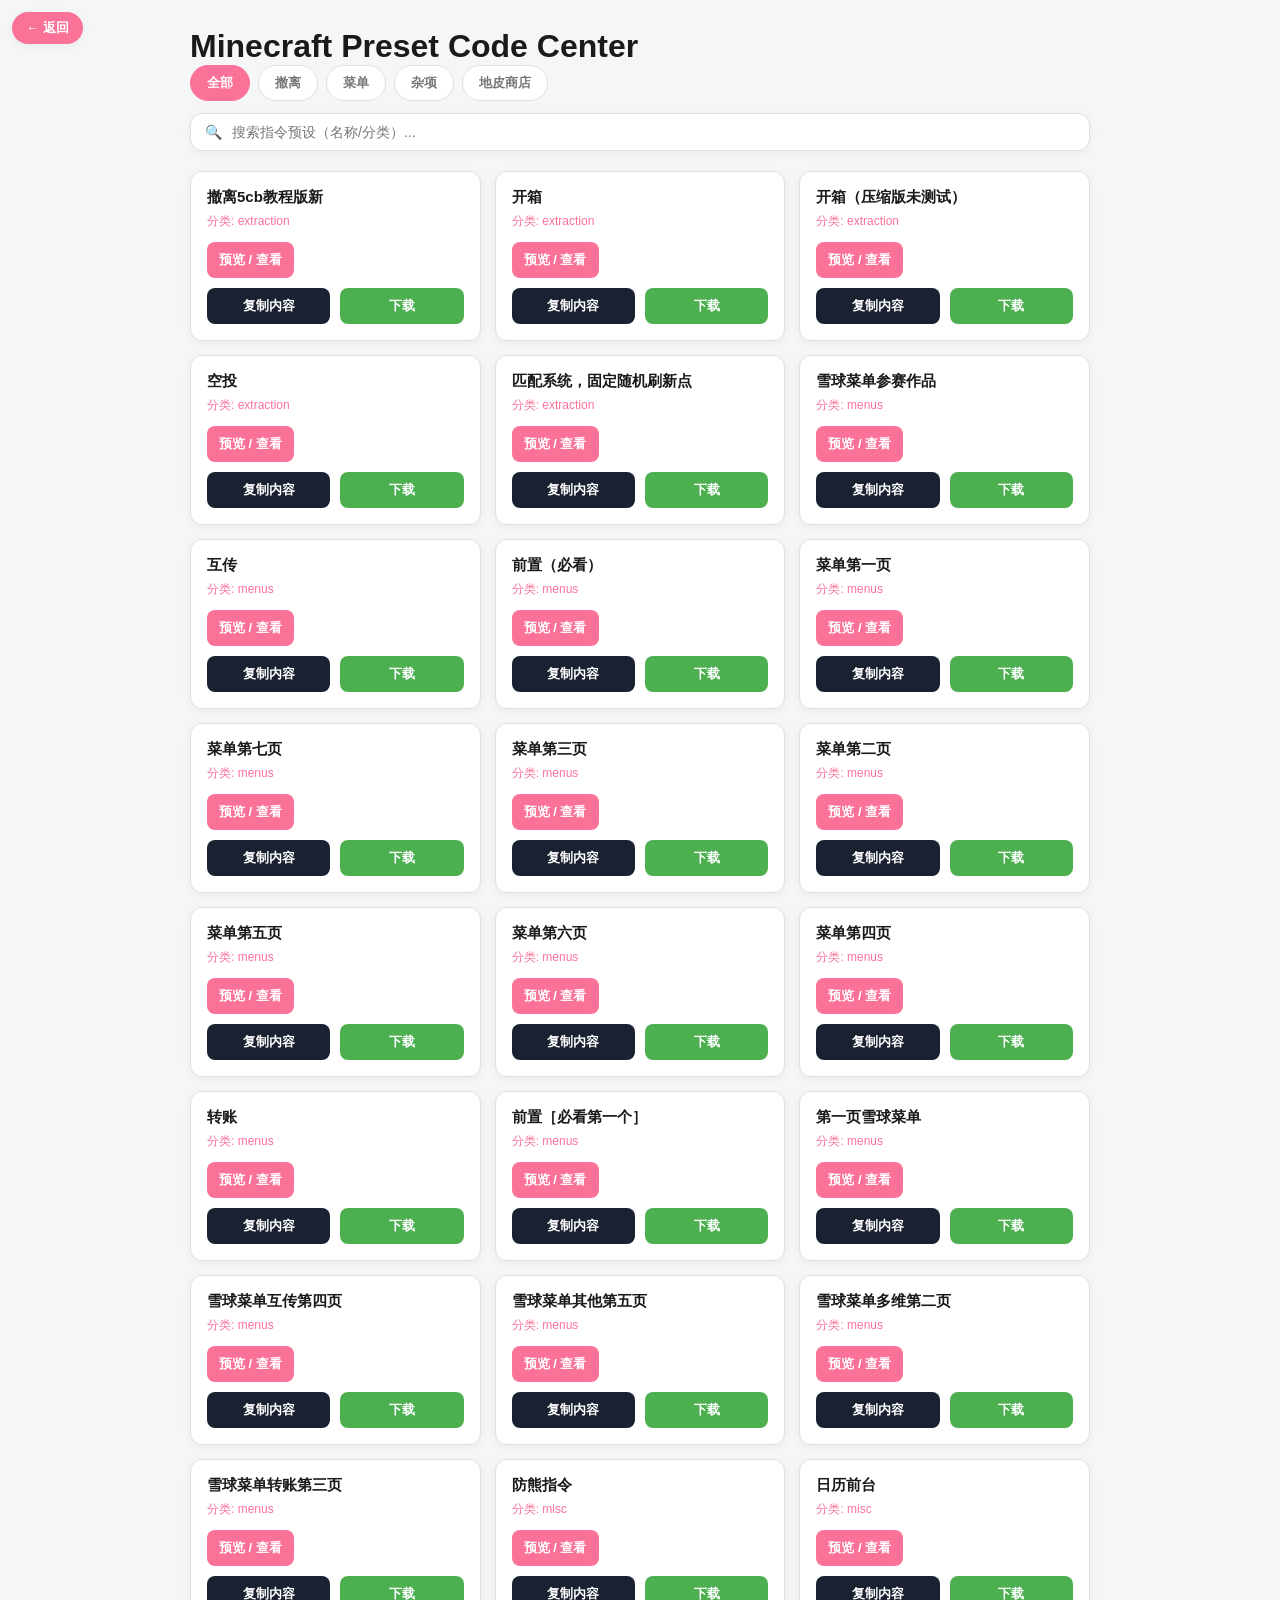
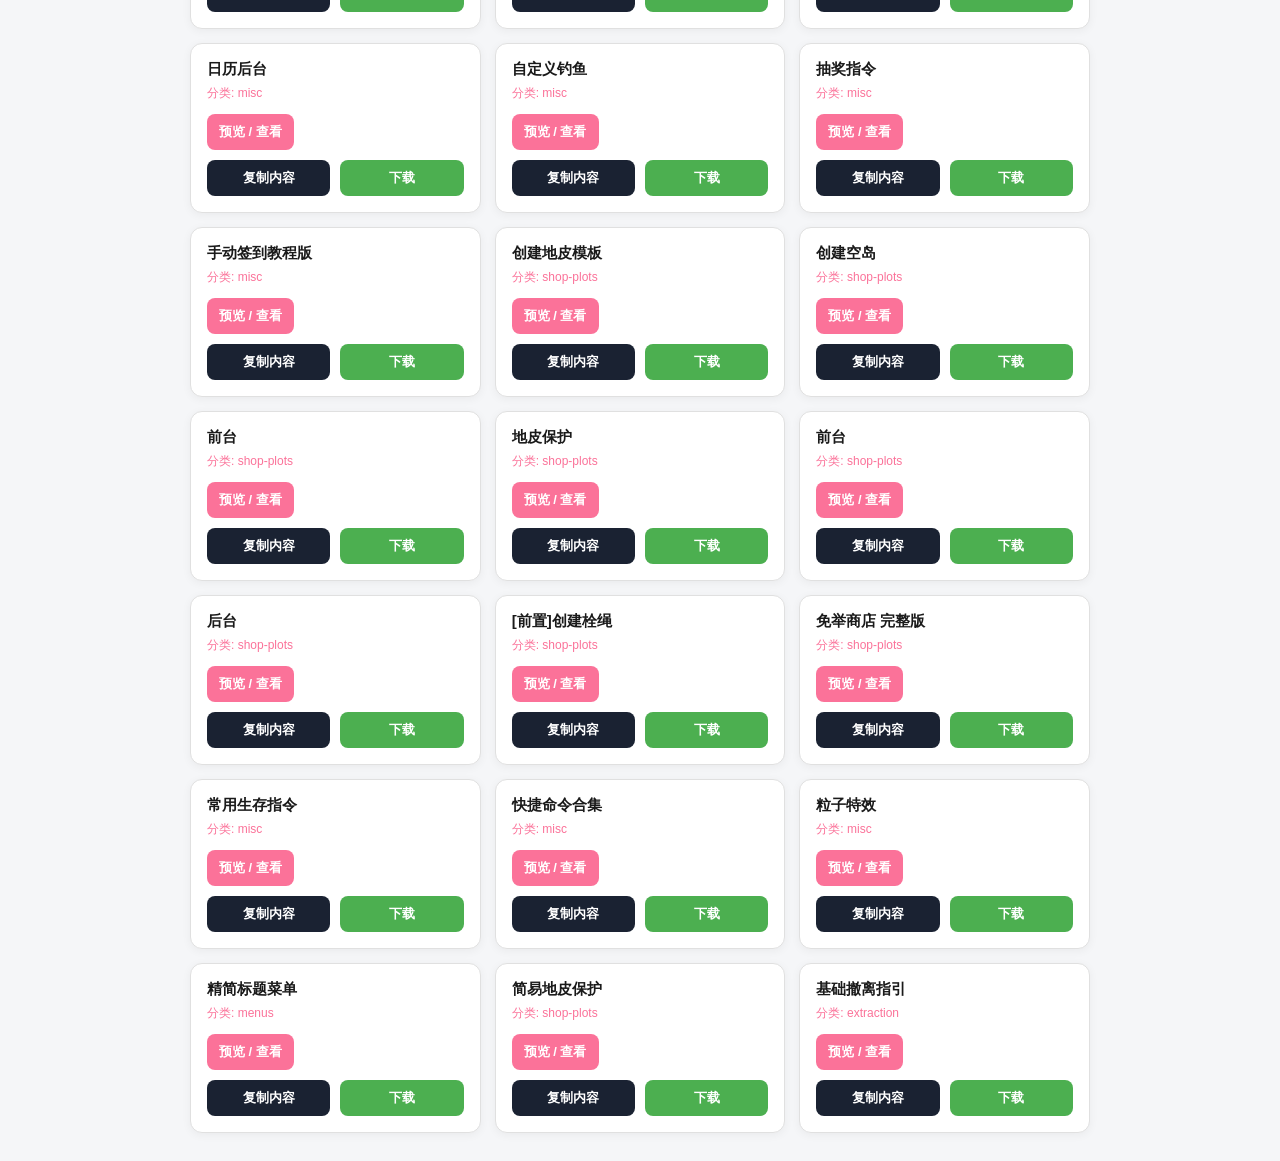
<file: presets_viewer.html>
<!DOCTYPE html>
<html lang="zh-CN">
<head>
    <meta charset="UTF-8">
    <title>通用编辑器 - 预设中心</title><meta name="viewport" content="width=device-width,initial-scale=1,maximum-scale=1,user-scalable=no,viewport-fit=cover"><script>try{if(localStorage.getItem("editor_theme")==="dark")document.body.classList.add("dark-theme")}catch(e){}</script>
    <style>
:root{
  --bg-color:#f5f6f8;--card-bg:#ffffff;--text-main:#1a1a1a;--text-sub:#777777;
  --border-color:#e0e0e0;--accent-color:#fb7299;--dark-btn:#1a2232;
  --seg-active-bg:#1a2232;--seg-active-text:#ffffff;
  --radius:12px;--shadow:0 2px 10px rgba(0,0,0,.05);
}
body.dark-theme{--bg-color:#151724;--card-bg:#1a1c29;--text-main:#e0e0e0;
  --text-sub:#a0a0a0;--border-color:#2a2d3e;--dark-btn:#2a2d3e;
  --seg-active-bg:#ffffff;--seg-active-text:#1a1a1a;--shadow:0 2px 10px rgba(0,0,0,.3)}
*{box-sizing:border-box;margin:0;padding:0;-webkit-tap-highlight-color:transparent}
body{font-family:-apple-system,BlinkMacSystemFont,"Segoe UI",Roboto,Helvetica,Arial,sans-serif;
  background:var(--bg-color);color:var(--text-main);min-height:100vh;padding:clamp(14px,3vw,28px)}
.container{max-width:900px;margin:0 auto}
.page-head{text-align:center;margin-bottom:24px}
.page-head h1{font-size:clamp(20px,5vw,26px);font-weight:700;color:var(--text-main)}
.page-head p{font-size:13px;color:var(--text-sub);margin-top:6px}
.grid{display:grid;grid-template-columns:repeat(auto-fill,minmax(280px,1fr));gap:14px}
.card{background:var(--card-bg);border:1px solid var(--border-color);border-radius:var(--radius);
  padding:16px;display:flex;flex-direction:column;justify-content:space-between;box-shadow:var(--shadow)}
.card-header{font-weight:700;font-size:15px;color:var(--text-main);word-break:break-all;margin-bottom:6px}
.card-category{font-size:12px;color:var(--accent-color);margin-bottom:12px}
.btn-group{display:flex;gap:10px}
button{flex:1;padding:9px 12px;border:none;border-radius:8px;cursor:pointer;font-weight:600;font-size:13px;transition:.2s;color:#fff}
button:hover{filter:brightness(1.1)}
button:active{transform:scale(.97)}
.btn-preview{background:var(--accent-color);margin-bottom:10px}
.btn-copy{background:var(--dark-btn)}
.btn-download{background:#4caf50}
#modal{display:none;position:fixed;top:0;left:0;width:100%;height:100%;background:rgba(0,0,0,.6);justify-content:center;align-items:center;z-index:200;backdrop-filter:blur(2px)}
#modal.show{display:flex}
.modal-box{background:var(--card-bg);width:85%;height:80%;border-radius:var(--radius);border:1px solid var(--border-color);padding:16px;display:flex;flex-direction:column;box-shadow:var(--shadow)}
.modal-title{font-weight:700;font-size:15px;color:var(--text-main);margin-bottom:10px}
textarea{flex:1;background:var(--bg-color);color:var(--text-main);border:1px solid var(--border-color);
  padding:10px;font-family:"Courier New",Consolas,monospace;resize:none;border-radius:8px;margin-bottom:10px;font-size:13px;line-height:1.6}
.modal-foot{display:flex;gap:10px}
.close-btn{background:#ef4444;padding:8px 14px}
.copy-modal-btn{background:var(--accent-color)}
.toolbar{display:flex;flex-direction:column;gap:12px;margin-bottom:20px}
.chips{display:flex;flex-wrap:wrap;gap:8px}
.chip{flex:0 0 auto;padding:8px 16px;border:1px solid var(--border-color);border-radius:20px;
  background:var(--card-bg);color:var(--text-sub);font-size:13px;font-weight:600;cursor:pointer;transition:.2s}
.chip:hover{border-color:var(--accent-color);color:var(--text-main)}
.chip.active{background:var(--accent-color);border-color:var(--accent-color);color:#fff}
.search-box{display:flex;align-items:center;gap:10px;background:var(--card-bg);
  border:1px solid var(--border-color);border-radius:var(--radius);padding:10px 14px;box-shadow:var(--shadow)}
.search-box input{flex:1;border:none;outline:none;background:transparent;color:var(--text-main);font-size:14px}
.search-box input::placeholder{color:var(--text-sub)}
.search-icon{color:var(--text-sub);font-size:14px}
.empty-tip{text-align:center;color:var(--text-sub);font-size:14px;padding:40px 0}
</style>
</head>
<body>
<script>
(function(){function addBack(){var b=document.createElement("div");b.id="back-btn";
b.textContent="← 返回";b.style.cssText="position:fixed;left:12px;top:12px;z-index:1000;"+
"background:var(--accent-color);color:#fff;padding:7px 14px;border-radius:18px;font-size:13px;"+
"font-weight:600;cursor:pointer;box-shadow:var(--shadow);";
b.addEventListener("click",function(){if(window.history.length>1)window.history.back();else window.location.href="./index.html";});
document.body.appendChild(b);}
if(document.body)addBack();else document.addEventListener("DOMContentLoaded",addBack);})();
</script>

    <div class="container">
        <h1>Minecraft Preset Code Center</h1>
        <div class="toolbar">
            <div class="chips" id="chips"></div>
            <div class="search-box">
                <span class="search-icon">&#128269;</span>
                <input type="text" id="searchInput" placeholder="搜索指令预设（名称/分类）...">
            </div>
        </div>
        <div class="grid" id="grid"></div>
    </div>
    
    <div id="modal">
        <div class="modal-box">
            <button class="close-btn" onclick="document.getElementById('modal').style.display='none'">关闭</button>
            <textarea id="modal-text" readonly></textarea>
        </div>
    </div>

    <script>
        const files = [{"name": "撤离5cb教程版新", "path": "./presets/extraction/extraction-tutorial-v2/撤离5cb教程版新.txt", "category": "extraction"}, {"name": "开箱", "path": "./presets/extraction/loot-airdrop/开箱.txt", "category": "extraction"}, {"name": "开箱（压缩版未测试）", "path": "./presets/extraction/loot-airdrop/开箱（压缩版未测试）.txt", "category": "extraction"}, {"name": "空投", "path": "./presets/extraction/loot-airdrop/空投.txt", "category": "extraction"}, {"name": "匹配系统，固定随机刷新点", "path": "./presets/extraction/matchmaking/匹配系统，固定随机刷新点.txt", "category": "extraction"}, {"name": "雪球菜单参赛作品", "path": "./presets/menus/snowball-contest/雪球菜单参赛作品.txt", "category": "menus"}, {"name": "互传", "path": "./presets/menus/snowball-v2/互传.txt", "category": "menus"}, {"name": "前置（必看）", "path": "./presets/menus/snowball-v2/前置（必看）.txt", "category": "menus"}, {"name": "菜单第一页", "path": "./presets/menus/snowball-v2/菜单第一页.txt", "category": "menus"}, {"name": "菜单第七页", "path": "./presets/menus/snowball-v2/菜单第七页.txt", "category": "menus"}, {"name": "菜单第三页", "path": "./presets/menus/snowball-v2/菜单第三页.txt", "category": "menus"}, {"name": "菜单第二页", "path": "./presets/menus/snowball-v2/菜单第二页.txt", "category": "menus"}, {"name": "菜单第五页", "path": "./presets/menus/snowball-v2/菜单第五页.txt", "category": "menus"}, {"name": "菜单第六页", "path": "./presets/menus/snowball-v2/菜单第六页.txt", "category": "menus"}, {"name": "菜单第四页", "path": "./presets/menus/snowball-v2/菜单第四页.txt", "category": "menus"}, {"name": "转账", "path": "./presets/menus/snowball-v2/转账.txt", "category": "menus"}, {"name": "前置［必看第一个］", "path": "./presets/menus/snowball-yellow/前置［必看第一个］.txt", "category": "menus"}, {"name": "第一页雪球菜单", "path": "./presets/menus/snowball-yellow/第一页雪球菜单.txt", "category": "menus"}, {"name": "雪球菜单互传第四页", "path": "./presets/menus/snowball-yellow/雪球菜单互传第四页.txt", "category": "menus"}, {"name": "雪球菜单其他第五页", "path": "./presets/menus/snowball-yellow/雪球菜单其他第五页.txt", "category": "menus"}, {"name": "雪球菜单多维第二页", "path": "./presets/menus/snowball-yellow/雪球菜单多维第二页.txt", "category": "menus"}, {"name": "雪球菜单转账第三页", "path": "./presets/menus/snowball-yellow/雪球菜单转账第三页.txt", "category": "menus"}, {"name": "防熊指令", "path": "./presets/misc/anti-grief/防熊指令.txt", "category": "misc"}, {"name": "日历前台", "path": "./presets/misc/calendar/日历前台.txt", "category": "misc"}, {"name": "日历后台", "path": "./presets/misc/calendar/日历后台.txt", "category": "misc"}, {"name": "自定义钓鱼", "path": "./presets/misc/custom-fishing/自定义钓鱼.txt", "category": "misc"}, {"name": "抽奖指令", "path": "./presets/misc/lottery/抽奖指令.txt", "category": "misc"}, {"name": "手动签到教程版", "path": "./presets/misc/manual-signin/手动签到教程版.txt", "category": "misc"}, {"name": "创建地皮模板", "path": "./presets/shop-plots/advanced-plots/创建地皮模板.txt", "category": "shop-plots"}, {"name": "创建空岛", "path": "./presets/shop-plots/advanced-plots/创建空岛.txt", "category": "shop-plots"}, {"name": "前台", "path": "./presets/shop-plots/advanced-plots/前台.txt", "category": "shop-plots"}, {"name": "地皮保护", "path": "./presets/shop-plots/advanced-plots/地皮保护.txt", "category": "shop-plots"}, {"name": "前台", "path": "./presets/shop-plots/basic-plots/前台.txt", "category": "shop-plots"}, {"name": "后台", "path": "./presets/shop-plots/basic-plots/后台.txt", "category": "shop-plots"}, {"name": "[前置]创建栓绳", "path": "./presets/shop-plots/bulk-shop/[前置]创建栓绳.txt", "category": "shop-plots"}, {"name": "免举商店 完整版", "path": "./presets/shop-plots/bulk-shop/免举商店 完整版.txt", "category": "shop-plots"}, {"name": "常用生存指令", "path": "./presets/misc/common-commands/常用生存指令.txt", "category": "misc"}, {"name": "快捷命令合集", "path": "./presets/misc/common-commands/快捷命令合集.txt", "category": "misc"}, {"name": "粒子特效", "path": "./presets/misc/particle-sound/粒子特效.txt", "category": "misc"}, {"name": "精简标题菜单", "path": "./presets/menus/simple/精简标题菜单.txt", "category": "menus"}, {"name": "简易地皮保护", "path": "./presets/shop-plots/simple/简易地皮保护.txt", "category": "shop-plots"}, {"name": "基础撤离指引", "path": "./presets/extraction/simple/基础撤离指引.txt", "category": "extraction"}];
        const grid = document.getElementById('grid');

        const categories = [
            {key: 'all', label: '全部'},
            {key: 'extraction', label: '撤离'},
            {key: 'menus', label: '菜单'},
            {key: 'misc', label: '杂项'},
            {key: 'shop-plots', label: '地皮商店'}
        ];
        let currentCategory = 'all';
        let keyword = '';

        // 渲染分类导航 chips
        function renderChips() {
            const chipsEl = document.getElementById('chips');
            chipsEl.innerHTML = '';
            categories.forEach(cat => {
                const chip = document.createElement('button');
                chip.type = 'button';
                chip.className = 'chip' + (cat.key === currentCategory ? ' active' : '');
                chip.textContent = cat.label;
                chip.onclick = function() {
                    currentCategory = cat.key;
                    renderChips();
                    renderGrid();
                };
                chipsEl.appendChild(chip);
            });
        }

        // 根据当前分类 + 关键词筛选并渲染卡片
        function renderGrid() {
            grid.innerHTML = '';
            const k = keyword.trim().toLowerCase();
            const filtered = files.filter(file => {
                const matchCat = currentCategory === 'all' || file.category === currentCategory;
                const matchKw = !k ||
                    file.name.toLowerCase().includes(k) ||
                    file.category.toLowerCase().includes(k);
                return matchCat && matchKw;
            });

            if (filtered.length === 0) {
                const tip = document.createElement('div');
                tip.className = 'empty-tip';
                tip.textContent = '没有找到匹配的预设';
                grid.appendChild(tip);
                return;
            }

            filtered.forEach(file => {
                const card = document.createElement('div');
                card.className = 'card';
                card.innerHTML = `
                <div>
                    <div class="card-header">${file.name}</div>
                    <div class="card-category">分类: ${file.category}</div>
                </div>
                <div>
                    <button class="btn-preview" onclick="loadText('${file.path}', true)">预览 / 查看</button>
                    <div class="btn-group">
                        <button class="btn-copy" onclick="loadText('${file.path}', false)">复制内容</button>
                        <button class="btn-download" onclick="downloadFile('${file.path}', '${file.name}.txt')">下载</button>
                    </div>
                </div>`;
                grid.appendChild(card);
            });
        }

        // 搜索框监听
        document.getElementById('searchInput').addEventListener('input', function() {
            keyword = this.value;
            renderGrid();
        });

        renderChips();
        renderGrid();

        async function loadText(path, isPreview) {
            try {
                const res = await fetch(path);
                if (!res.ok) throw new Error("文件未找到");
                const text = await res.text();
                if (isPreview) {
                    document.getElementById('modal-text').value = text;
                    document.getElementById('modal').style.display = 'flex';
                } else {
                    await navigator.clipboard.writeText(text);
                    alert('已成功复制到剪贴板！');
                }
            } catch (e) {
                alert('操作失败: ' + e.message);
            }
        }

        function downloadFile(path, filename) {
            const a = document.createElement('a');
            a.href = path;
            a.download = filename;
            document.body.appendChild(a);
            a.click();
            document.body.removeChild(a);
        }
    </script>

    <script>
    function copyModal(){var t=document.getElementById('modal-text');if(navigator.clipboard)navigator.clipboard.writeText(t.value).then(function(){alert('已复制');});}
    </script>
    </body>
</html>
</file>
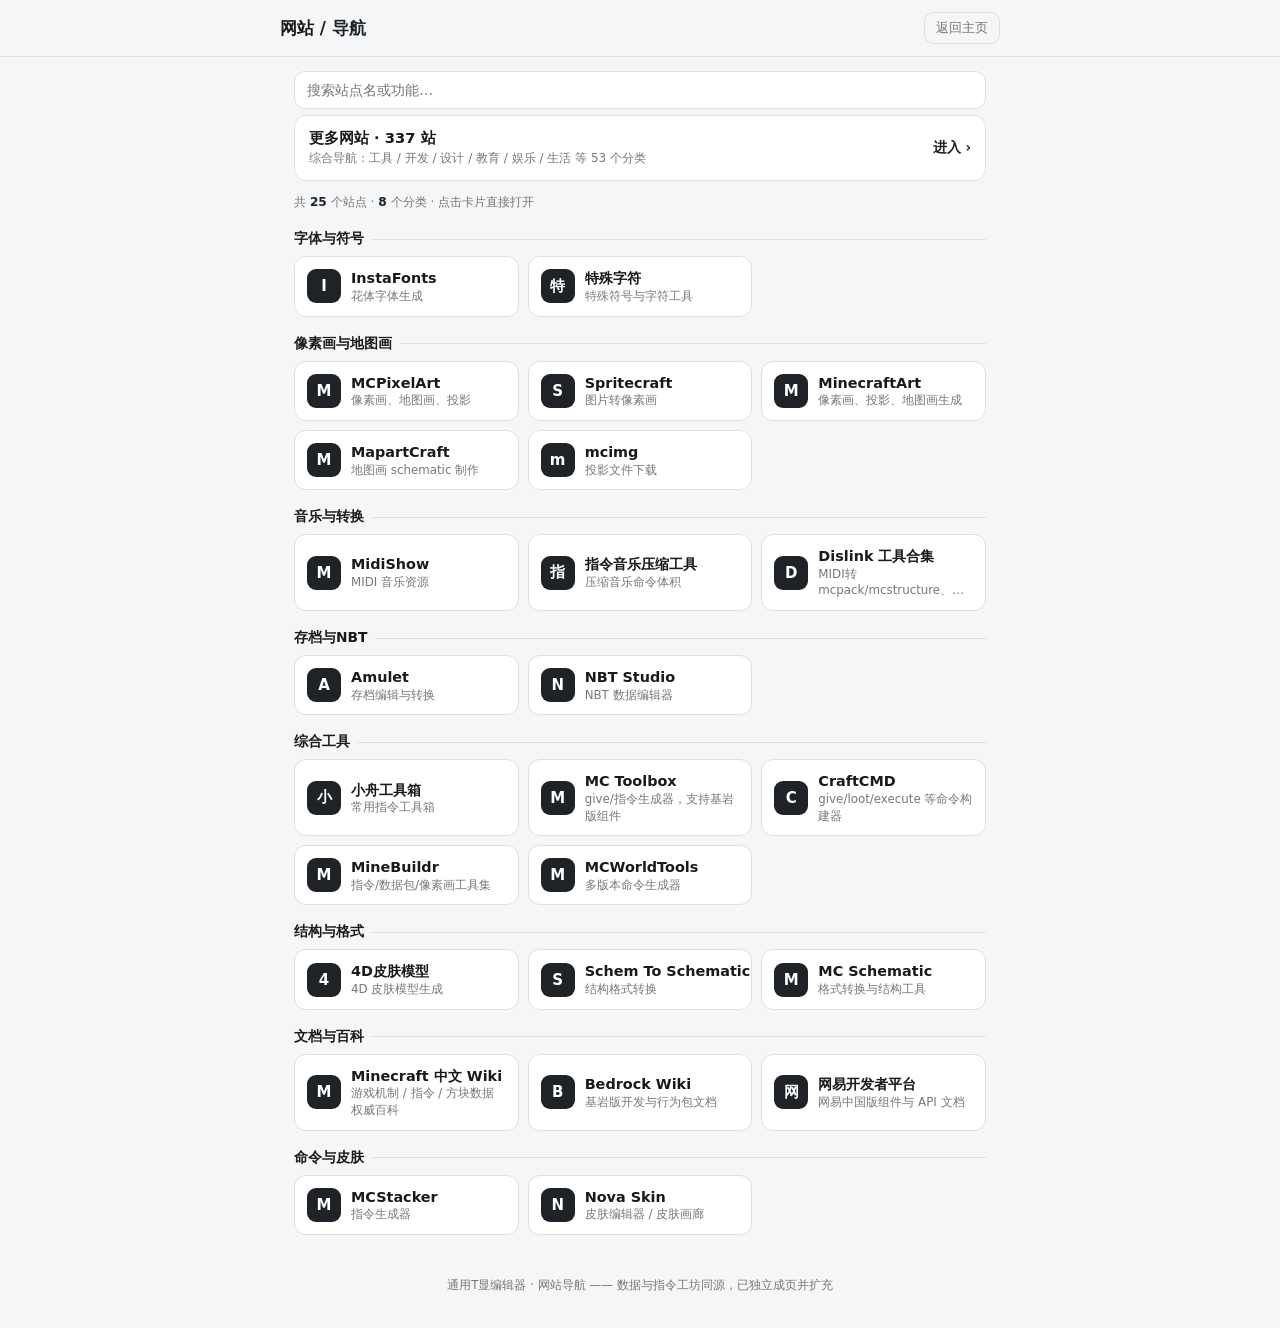
<file: sites.html>
<!DOCTYPE html>
<html lang="zh-CN">
<head>
<meta charset="UTF-8">
<meta name="viewport" content="width=device-width,initial-scale=1,viewport-fit=cover">
<title>网站导航 · 通用T显编辑器</title>
<meta name="description" content="Minecraft 基岩版常用工具站导航：字体符号、像素地图画、音乐转换、存档 NBT、命令生成、文档百科，全部人工整理。">
<meta name="keywords" content="MC工具,基岩版,网站导航,像素画,NBT,指令生成器,符号,字体">
<meta name="theme-color" content="#1f2328">
<link rel="icon" href="favicon.ico" type="image/x-icon">
<link rel="apple-touch-icon" href="icon-192.png">
<link rel="manifest" href="manifest.json">
<style>
:root{--accent:#1f2328;--bg:#f5f6f8;--card:#fff;--text:#1a1a1a;--sub:#777;--border:#e0e0e0}
@media (prefers-color-scheme:dark){:root{--bg:#151724;--card:#1a1c29;--text:#e0e0e0;--sub:#a0a0a0;--border:#2a2d3e}}
*{box-sizing:border-box}
html,body{margin:0}
body{background:var(--bg);color:var(--text);font-family:system-ui,-apple-system,"Segoe UI","Noto Sans SC",sans-serif;padding:0 0 32px;-webkit-tap-highlight-color:transparent}
header{position:sticky;top:0;z-index:20;background:var(--bg);border-bottom:1px solid var(--border);padding:calc(12px + env(safe-area-inset-top,0px)) 14px 12px}
.hrow{max-width:720px;margin:0 auto;display:flex;align-items:center;gap:10px}
h1{font-size:1.05rem;margin:0;font-weight:700;flex:1}
h1 span{color:var(--accent)}
a.back{font-size:.82rem;color:var(--sub);text-decoration:none;border:1px solid var(--border);padding:6px 11px;border-radius:9px;white-space:nowrap}
a.back:hover{color:var(--accent);border-color:var(--accent)}
main{max-width:720px;margin:0 auto;padding:14px}
.searchbar{display:flex;gap:8px;align-items:center;margin-bottom:6px}
input[type=search]{flex:1;font:inherit;font-size:.88rem;padding:10px 12px;border-radius:11px;border:1px solid var(--border);background:var(--card);color:var(--text);outline:none}
input[type=search]:focus{border-color:var(--accent)}
.more-banner{display:flex;align-items:center;gap:12px;margin:0 0 12px;padding:13px 14px;border-radius:12px;background:var(--card);border:1px solid var(--border);text-decoration:none;color:var(--text);transition:border-color .12s,transform .12s}
.more-banner:hover{border-color:var(--accent);transform:translateY(-1px)}
.mb-txt{flex:1;min-width:0;display:flex;flex-direction:column;gap:2px}
.mb-t{font-size:.92rem;font-weight:700}
.mb-d{font-size:.75rem;color:var(--sub);line-height:1.4}
.mb-go{font-size:.85rem;color:var(--accent);font-weight:600}

.meta{font-size:.76rem;color:var(--sub);margin:0 0 12px;line-height:1.6}
.meta b{color:var(--accent);font-weight:600}
.sec{margin:18px 0 8px;font-size:.86rem;font-weight:700;color:var(--text);display:flex;align-items:center;gap:8px}
.sec::after{content:'';flex:1;height:1px;background:var(--border)}
.grid{display:grid;grid-template-columns:repeat(auto-fill,minmax(210px,1fr));gap:9px}
.site{display:flex;align-items:center;gap:10px;padding:11px 12px;border-radius:12px;background:var(--card);border:1px solid var(--border);text-decoration:none;color:var(--text);transition:transform .12s,border-color .12s}
.site:hover{transform:translateY(-2px);border-color:var(--accent)}
.site:active{transform:scale(.98)}
.fav{width:34px;height:34px;border-radius:9px;flex:none;display:flex;align-items:center;justify-content:center;font-weight:700;font-size:15px;color:#fff;background:#1f2328;overflow:hidden}
.fav img{width:18px;height:18px;display:block}
.txt{min-width:0}
.nm{font-size:.9rem;font-weight:600;line-height:1.3;white-space:nowrap;overflow:hidden;text-overflow:ellipsis}
.ds{font-size:.74rem;color:var(--sub);line-height:1.4;display:-webkit-box;-webkit-line-clamp:2;-webkit-box-orient:vertical;overflow:hidden}
.empty{padding:30px 0;text-align:center;color:var(--sub);font-size:.86rem}
footer{max-width:720px;margin:26px auto 0;padding:0 14px;font-size:.74rem;color:var(--sub);text-align:center;line-height:1.8}
#toast{position:fixed;left:50%;bottom:28px;transform:translate(-50%,20px);background:#1a2232;color:#fff;padding:11px 18px;border-radius:11px;font-size:.86rem;opacity:0;pointer-events:none;transition:.22s;z-index:99;max-width:88vw}
#toast.on{opacity:1;transform:translate(-50%,0)}
</style>
</head>
<body>
<header>
  <div class="hrow">
    <h1>网站 / <span>导航</span></h1>
    <a class="back" href="index.html">返回主页</a>
  </div>
</header>

<main>
  <div class="searchbar">
    <input type="search" id="q" placeholder="搜索站点名或功能…" autocomplete="off" spellcheck="false">
  </div>
  <a class="more-banner" href="more.html"><span class="mb-txt"><span class="mb-t">更多网站 · 337 站</span><span class="mb-d">综合导航：工具 / 开发 / 设计 / 教育 / 娱乐 / 生活 等 53 个分类</span></span><span class="mb-go">进入 ›</span></a>
  <p class="meta">共 <b id="cnt">0</b> 个站点 · <b id="cn">0</b> 个分类 · 点击卡片直接打开</p>
  <div id="wrap"></div>
</main>

<footer>通用T显编辑器 · 网站导航 —— 数据与指令工坊同源，已独立成页并扩充</footer>
<div id="toast"></div>

<script>
/* 站点数据：源自指令工坊「网站」标签，此处独立维护并扩充 */
var SITES = [{
            sec: "字体与符号",
            secIco: "",
            items: [{
                    name: "InstaFonts",
                    desc: "花体字体生成",
                    url: "https://instafonts.io/"
                },
                {
                    name: "特殊字符",
                    desc: "特殊符号与字符工具",
                    url: "https://teshuzifu.cn/"
                }
            ]
        },
        {
            sec: "像素画与地图画",
            secIco: "",
            items: [{
                    name: "MCPixelArt",
                    desc: "像素画、地图画、投影",
                    url: "https://mcpixelart.com/2d"
                },
                {
                    name: "Spritecraft",
                    desc: "图片转像素画",
                    url: "https://autosaved.org/spritecraft"
                },
                {
                    name: "MinecraftArt",
                    desc: "像素画、投影、地图画生成",
                    url: "https://www.minecraftart.net/zh/"
                },
                {
                    name: "MapartCraft",
                    desc: "地图画 schematic 制作",
                    url: "https://rebane2001.com/mapartcraft/zh-Hans"
                },
                {
                    name: "mcimg",
                    desc: "投影文件下载",
                    url: "https://www.mcimg.com"
                }
            ]
        },
        {
            sec: "音乐与转换",
            secIco: "",
            items: [{
                    name: "MidiShow",
                    desc: "MIDI 音乐资源",
                    url: "https://www.midishow.com/"
                },
                {
                    name: "指令音乐压缩工具",
                    desc: "压缩音乐命令体积",
                    url: "https://backend.appmiaoda.com/projects/supabase298428991113572352/functions/v1/serve_website?name=compress"
                },
                {
                    name: "Dislink 工具合集",
                    desc: "MIDI转mcpack/mcstructure、mcfunction转换、图片转mcfunction等",
                    url: "https://dislink.github.io"
                }
            ]
        },
        {
            sec: "存档与NBT",
            secIco: "",
            items: [{
                    name: "Amulet",
                    desc: "存档编辑与转换",
                    url: "https://www.amuletmc.com/"
                },
                {
                    name: "NBT Studio",
                    desc: "NBT 数据编辑器",
                    url: "https://github.com/tryashtar/nbt-studio/releases"
                }
            ]
        },
        {
            sec: "综合工具",
            secIco: "",
            items: [{
                name: "小舟工具箱",
                desc: "常用指令工具箱",
                url: "https://tool.lonzov.top"
            }, {
                name: "MC Toolbox",
                desc: "give/指令生成器，支持基岩版组件",
                url: "https://mctoolbox.net/zh-cn"
            }, {
                name: "CraftCMD",
                desc: "give/loot/execute 等命令构建器",
                url: "https://www.craftcmd.com/give"
            }, {
                name: "MineBuildr",
                desc: "指令/数据包/像素画工具集",
                url: "https://minebuildr.com/tools/command-generator"
            }, {
                name: "MCWorldTools",
                desc: "多版本命令生成器",
                url: "https://mcworldtools.com/tools/command-generator"
            }]
        },
        {
            sec: "结构与格式",
            secIco: "",
            items: [{
                    name: "4D皮肤模型",
                    desc: "4D 皮肤模型生成",
                    url: "https://fangkuaichaoge.github.io/"
                },
                {
                    name: "Schem To Schematic",
                    desc: "结构格式转换",
                    url: "https://schemtoschematic.app"
                },
                {
                    name: "MC Schematic",
                    desc: "格式转换与结构工具",
                    url: "https://www.mcschematic.top/"
                }
            ]
        }
    ];

/* 扩充分类（文档与百科 / 命令与皮肤） */
SITES.push({
  sec: "文档与百科",
  secIco: "",
  items: [
    { name: "Minecraft 中文 Wiki", desc: "游戏机制 / 指令 / 方块数据 权威百科", url: "https://zh.minecraft.wiki/" },
    { name: "Bedrock Wiki",       desc: "基岩版开发与行为包文档",           url: "https://wiki.bedrock.dev/" },
    { name: "网易开发者平台",      desc: "网易中国版组件与 API 文档",         url: "https://mc.163.com/dev/" }
  ]
});
SITES.push({
  sec: "命令与皮肤",
  secIco: "",
  items: [
    { name: "MCStacker",   desc: "指令生成器",              url: "https://mcstacker.net/" },
    { name: "Nova Skin",   desc: "皮肤编辑器 / 皮肤画廊",    url: "https://minecraft.novaskin.me/" }
  ]
});

var wrap = document.getElementById('wrap');
var qEl = document.getElementById('q');
var cntEl = document.getElementById('cnt');
var cnEl = document.getElementById('cn');
var all = [];

SITES.forEach(function (sec) {
  var box = document.createElement('div');
  var h = document.createElement('div');
  h.className = 'sec';
  h.textContent = sec.sec;
  var g = document.createElement('div');
  g.className = 'grid';
  sec.items.forEach(function (it) {
    var host = (it.url || '').replace(/^https?:\/\//, '').replace(/\/$/, '');
    var a = document.createElement('a');
    a.className = 'site';
    a.href = it.url;
    a.target = '_blank';
    a.rel = 'noopener';
    a.setAttribute('data-kw', (sec.sec + ' ' + it.name + ' ' + it.desc).toLowerCase());
    var fav = document.createElement('span');
    fav.className = 'fav';
    fav.textContent = (it.name || '?').charAt(0);
    var img = document.createElement('img');
    img.alt = '';
    img.loading = 'lazy';
    img.src = 'https://' + host.split('/')[0] + '/favicon.ico';
    img.onerror = function () { img.remove(); };
    fav.appendChild(img);
    var t = document.createElement('span');
    t.className = 'txt';
    t.innerHTML = '<span class="nm"></span><span class="ds"></span>';
    t.querySelector('.nm').textContent = it.name;
    t.querySelector('.ds').textContent = it.desc || '';
    a.appendChild(fav);
    a.appendChild(t);
    g.appendChild(a);
    all.push({ el: a, kw: a.getAttribute('data-kw') });
  });
  box.appendChild(h);
  box.appendChild(g);
  wrap.appendChild(box);
});

cntEl.textContent = all.length;
cnEl.textContent = SITES.length;

function toast(m) {
  var t = document.getElementById('toast');
  t.textContent = m; t.classList.add('on');
  clearTimeout(toast._t); toast._t = setTimeout(function () { t.classList.remove('on'); }, 1400);
}

qEl.addEventListener('input', function () {
  var q = qEl.value.trim().toLowerCase();
  var shown = 0;
  all.forEach(function (o) {
    var vis = !q || o.kw.indexOf(q) >= 0;
    o.el.style.display = vis ? '' : 'none';
    if (vis) shown++;
  });
  cntEl.textContent = shown;
  toast('匹配 ' + shown + ' 个站点');
});

if ('serviceWorker' in navigator) {
  window.addEventListener('load', function () {
    navigator.serviceWorker.register('sw.js').catch(function () {});
  });
}
</script>
</body>
</html>
</file>
<file: css/style.css>
:root{--accent-color:#1f2328;--bg-color:#f5f6f8;--card-bg:#ffffff;--text-main:#1a1a1a;--text-sub:#777777;--border-color:#e6e8ec;--dark-btn:#1a2232;--banner-bg:linear-gradient(135deg, #ffffff, #f2f4f7);--banner-text:#1f2328;--seg-active-bg:#1a2232;--seg-active-text:#ffffff}body.dark-theme,html.dark-theme{--bg-color:#151724;--card-bg:#1a1c29;--text-main:#e0e0e0;--text-sub:#a0a0a0;--border-color:#2a2d3e;--dark-btn:#2a2d3e;--banner-bg:linear-gradient(135deg, #1f2328, #14171b);--banner-text:#ffffff;--seg-active-bg:#ffffff;--seg-active-text:#1a1a1a}*{box-sizing:border-box;margin:0;padding:0;-webkit-tap-highlight-color:transparent;font-family:-apple-system,BlinkMacSystemFont,"Segoe UI",Roboto,Helvetica,Arial,sans-serif;-webkit-touch-callout:none}html{background-color:var(--bg-color)}body{background-color:var(--bg-color);color:var(--text-main);height:100vh;height:100dvh;width:100vw;overflow:hidden;display:flex;flex-direction:column;-webkit-user-select:none;user-select:none;-webkit-touch-callout:none;overscroll-behavior:none}:not(input):not(textarea):not([contenteditable=true]):not([contenteditable=true] *){-webkit-user-select:none;user-select:none}[contenteditable=true],[contenteditable=true] *,input,textarea{-webkit-user-select:text;user-select:text;-webkit-touch-callout:default}.checkerboard{background-image:linear-gradient(45deg,#e0e0e0 25%,transparent 25%),linear-gradient(-45deg,#e0e0e0 25%,transparent 25%),linear-gradient(45deg,transparent 75%,#e0e0e0 75%),linear-gradient(-45deg,transparent 75%,#e0e0e0 75%);background-size:10px 10px;background-position:0 0,0 5px,5px -5px,-5px 0;background-color:#fff}.app-header{height:calc(56px + env(safe-area-inset-top));background-color:var(--bg-color);display:flex;align-items:center;justify-content:space-between;box-sizing:border-box;padding:env(safe-area-inset-top) calc(15px + env(safe-area-inset-right)) 0 calc(15px + env(safe-area-inset-left));flex-shrink:0;border-bottom:1px solid var(--border-color);z-index:10}.header-icon.user-icon{background:var(--card-bg);border-radius:50%}.header-icon{width:40px;height:40px;flex:0 0 40px;display:flex;align-items:center;justify-content:center;color:var(--text-main);cursor:pointer}.header-title{font-size:20px;font-weight:600;display:flex;align-items:center;gap:5px}.logo-icon{font-family:serif;font-size:24px;font-weight:400}.app-main{flex:1;overflow-y:auto;-webkit-overflow-scrolling:touch;position:relative}.view-section{display:none;padding-bottom:20px}.view-section.active{display:block;animation:.3s fadeIn}@keyframes fadeIn{from{opacity:0}to{opacity:1}}.post-list{padding:15px;display:flex;flex-direction:column;gap:20px}.post-card{background:var(--card-bg);border-radius:12px;overflow:hidden;box-shadow:0 2px 10px rgba(0,0,0,.05)}.post-body ul li{font-size:14px;line-height:1.9;margin-bottom:6px}.outline-btn{width:100%;padding:14px 0;margin-top:15px;background:0 0;border:1px solid var(--text-sub);border-radius:25px;color:var(--text-main);font-size:16px;font-weight:600;cursor:pointer;transition:.2s}.post-header{background:var(--banner-bg);color:var(--banner-text);padding:50px 20px;text-align:center}.post-header h1{font-size:32px;font-weight:700}.post-header .highlight{color:var(--accent-color)}.post-body{padding:20px}.post-body h2{font-size:22px;color:var(--text-main);margin-bottom:5px}.post-body .post-date{color:var(--text-main);opacity:.7;font-size:14px;margin-bottom:15px}.post-body p{font-size:15px;line-height:1.7;margin-bottom:12px;color:var(--text-main)}.post-body .sub-title{font-size:18px;font-weight:700;margin-top:5px}.post-body ul{padding-left:20px;margin-bottom:15px;color:var(--text-main);opacity:.9;line-height:1.7}.section-header{display:flex;justify-content:space-between;align-items:flex-end;padding:20px 15px 10px}.section-header h2{font-size:24px}.section-header .more-link{color:var(--text-sub);font-size:14px}.horizontal-scroll{display:flex;overflow-x:auto;padding:0 15px;gap:15px;scrollbar-width:none}.horizontal-scroll::-webkit-scrollbar{display:none}.tutorial-card{min-width:260px;background:var(--card-bg);border-radius:12px;overflow:hidden;box-shadow:0 2px 8px rgba(0,0,0,.05)}.tutorial-card .thumb{height:140px;display:flex;align-items:center;justify-content:center;position:relative}.play-btn{width:40px;height:40px;background:rgba(255,255,255,.8);border-radius:50%;display:flex;align-items:center;justify-content:center;color:#333;font-size:18px;padding-left:4px}.tab-item.active span{color:var(--text-main)}.tutorial-card .info{padding:15px}.tutorial-card h3{font-size:16px;margin-bottom:5px}.tutorial-card p{font-size:14px;color:var(--text-sub)}.mini-card{min-width:160px;height:100px;border-radius:12px;display:flex;align-items:center;justify-content:center;color:#fff;font-size:18px;font-weight:700}.tutorial-section-title{align-items:flex-start}.tutorial-section-title p{margin-top:6px;color:var(--text-sub);font-size:13px;line-height:1.5;max-width:360px}.tutorial-grid{display:grid;grid-template-columns:repeat(2,minmax(0,1fr));gap:14px;padding:0 15px 24px}.interactive-tutorial-card{position:relative;min-height:150px;border:1px solid var(--border-color);border-radius:16px;padding:16px;overflow:hidden;background:linear-gradient(135deg,color-mix(in srgb,var(--tutorial-accent) 25%,var(--card-bg)),var(--card-bg) 70%);color:var(--text-main);text-align:left;display:flex;flex-direction:column;gap:9px;box-shadow:0 8px 24px rgba(0,0,0,.08)}.interactive-tutorial-card::after{content:'';position:absolute;right:-24px;top:-24px;width:92px;height:92px;border-radius:50%;background:var(--tutorial-accent);opacity:.2}.tutorial-card-badge{width:fit-content;padding:4px 9px;border-radius:999px;background:var(--tutorial-accent);color:#fff;font-size:12px;font-weight:700}.interactive-tutorial-card strong{font-size:17px;line-height:1.25}.interactive-tutorial-card small{color:var(--text-sub);line-height:1.45;font-size:13px}.tutorial-card-start{margin-top:auto;color:var(--tutorial-accent);font-size:13px;font-weight:700}.tutorial-guide-overlay{position:fixed;inset:0;z-index:5000;display:none;pointer-events:none}.tutorial-guide-overlay.active{display:block}.tutorial-guide-dim{display:none}.tutorial-guide-highlight{position:absolute;border:2px solid var(--accent-color);border-radius:16px;box-shadow:0 0 0 2500px rgba(0,0,0,.75),0 0 18px var(--accent-color);background:rgba(24,214,200,.08);opacity:0;transition:.2s;pointer-events:none;z-index:5001}.tutorial-guide-highlight.visible{opacity:1}.tutorial-guide-card{position:absolute;background:var(--card-bg);color:var(--text-main);border:1px solid var(--border-color);border-radius:18px;padding:14px;box-shadow:0 12px 32px rgba(0,0,0,.32);pointer-events:auto;z-index:5002}.tutorial-guide-progress{color:var(--accent-color);font-size:13px;font-weight:800;margin-bottom:8px}.tutorial-guide-card h3{font-size:19px;margin-bottom:8px}.tutorial-guide-card p{color:var(--text-sub);line-height:1.6;font-size:14px}.tutorial-guide-actions{display:flex;align-items:center;gap:10px;margin-top:14px}.tutorial-btn{min-width:96px;height:38px;border-radius:999px;border:1px solid var(--border-color);font-weight:800}.tutorial-btn.primary{border:none;background:var(--accent-color);color:#fff}.tutorial-btn.primary:disabled{opacity:.75}.tutorial-btn.ghost{background:0 0;color:var(--text-main)}.tutorial-waiting-tip{flex:1;color:var(--accent-color);font-size:12px;font-weight:800;text-align:right}@media (max-width:420px){.tutorial-grid{grid-template-columns:1fr}}.project-list{position:relative;background:var(--card-bg);padding-bottom:80px}.project-item{display:flex;position:relative;padding:15px;border-bottom:1px solid var(--border-color);align-items:center}.project-item.selected{background:rgba(0,0,0,.05)}body.dark-theme .project-item.selected{background:rgba(255,255,255,.05)}.project-item .thumb{width:70px;height:70px;border-radius:8px;margin-right:15px;flex-shrink:0;display:flex;align-items:center;justify-content:center}.project-item .thumb .check-icon{position:absolute;width:30px;height:30px;background:var(--accent-color);border-radius:50%;display:none;align-items:center;justify-content:center;color:#fff}.project-item.selected .thumb .check-icon{display:flex}.project-item .thumb .dot{width:8px;height:8px;background:#8a2be2}.project-item .info h3{font-size:18px;margin-bottom:5px;font-weight:500}.project-item .info p{font-size:13px;color:var(--text-sub);line-height:1.4}.batch-action-bar{position:fixed;top:0;left:0;right:0;height:calc(56px + env(safe-area-inset-top));padding-top:env(safe-area-inset-top);background:var(--accent-color);color:#fff;display:flex;align-items:center;justify-content:space-between;padding-left:15px;padding-right:15px;z-index:150;transform:translateY(-100%);transition:transform .3s}.batch-action-bar.active{transform:translateY(0)}.batch-left,.batch-right{display:flex;align-items:center;gap:15px}.batch-left span{font-size:18px;font-weight:500}.action-icon-btn{padding:10px;margin:-10px;cursor:pointer;display:flex;align-items:center;justify-content:center}.action-icon-btn svg{pointer-events:none}.element-avatars{display:none;overflow-x:auto;padding:20px 15px;gap:15px;background:var(--card-bg);border-bottom:1px solid var(--border-color);scrollbar-width:none}.element-avatars::-webkit-scrollbar{display:none}.avatar-item{width:60px;height:60px;border-radius:50%;flex-shrink:0;display:flex;align-items:center;justify-content:center;border:2px solid transparent}.avatar-item.active{border-color:var(--accent-color);padding:2px}.avatar-item .inner-circle{width:100%;height:100%;border-radius:50%}.element-grid{padding:15px;display:grid;grid-template-columns:repeat(2,1fr);gap:15px}.element-card{width:100%;background:var(--card-bg);border-radius:8px;overflow:hidden;box-shadow:0 2px 5px rgba(0,0,0,.05);cursor:pointer;display:flex;flex-direction:column}.element-card .thumb{height:100px;flex-shrink:0}.element-card .info{padding:10px;background:var(--dark-btn);color:#fff;flex:1}.element-card h3{font-size:16px;margin-bottom:4px;color:#fff}.element-card p{font-size:11px;opacity:.9;color:#ccc}.app-tabbar{height:65px;background-color:var(--bg-color);display:flex;border-top:1px solid var(--border-color);padding-bottom:env(safe-area-inset-bottom);flex-shrink:0;position:relative;z-index:10}.tab-item{flex:1;display:flex;flex-direction:column;align-items:center;justify-content:center;color:var(--text-sub);font-size:11px;gap:4px}.tab-item .icon-solid,.tab-item.active .icon-outline{display:none}.tab-item.active .icon-solid{display:block;color:var(--text-main)}.tab-item.center-add{flex:0.8;position:relative}.add-btn{width:56px;height:56px;background-color:var(--accent-color);border-radius:50%;display:flex;align-items:center;justify-content:center;box-shadow:0 4px 10px rgba(251,114,153,.3);transform:translateY(-8px)}.overlay{position:fixed;top:0;left:0;right:0;bottom:0;background:rgba(0,0,0,.5);z-index:100;display:none;opacity:0;transition:opacity .3s}.view-editor{position:fixed;top:0;left:0;right:0;bottom:0;background-color:var(--bg-color);z-index:200;display:flex;flex-direction:column;transform:translateX(100%);visibility:hidden;pointer-events:none;transition:transform .3s cubic-bezier(.25, .8, .25, 1),visibility .3s}.view-editor.active{transform:translateX(0);visibility:visible;pointer-events:auto}.editor-header{height:calc(56px + env(safe-area-inset-top));background-color:var(--card-bg);display:flex;align-items:center;gap:4px;box-sizing:border-box;padding:env(safe-area-inset-top) calc(12px + env(safe-area-inset-right)) 0 calc(8px + env(safe-area-inset-left));border-bottom:1px solid var(--border-color);flex-shrink:0;overflow:hidden}.editor-title-input{flex:1 1 auto;min-width:0;background:0 0;border:none;color:var(--text-main);font-size:clamp(16px, 4.8vw, 18px);font-weight:500;padding:0 6px;outline:0;overflow:hidden;text-overflow:ellipsis}.header-actions{display:flex;flex:0 0 auto;align-items:center;gap:2px;max-width:92px;overflow:visible}.editor-settings-menu{position:absolute;top:calc(56px + env(safe-area-inset-top));right:calc(10px + env(safe-area-inset-right));background:var(--card-bg);border:1px solid var(--border-color);border-radius:8px;box-shadow:0 4px 15px rgba(0,0,0,.3);padding:15px;z-index:210;display:none;flex-direction:column;gap:15px;min-width:180px}.editor-settings-menu.active{display:flex}.editor-preview{flex:1 1 auto;min-height:180px;display:flex;align-items:center;justify-content:center;position:relative;overflow:hidden}.editor-controls{height:42vh;height:clamp(320px,42dvh,430px);flex-shrink:0;background-color:var(--card-bg);border-top:1px solid var(--border-color);display:flex;flex-direction:column;position:relative}.editor-controls.show-dynamic-props .timeline-wrapper{display:none!important}.toolbar{display:flex;justify-content:space-around;align-items:center;padding:15px 10px;border-bottom:1px solid var(--border-color);height:51px}.drag-info-bar{display:flex;justify-content:space-around;align-items:center;padding:15px 10px;border-bottom:1px solid var(--border-color);height:51px;color:var(--text-main);font-family:monospace;font-size:16px}.drag-info-item{display:flex;align-items:center;gap:8px}.drag-marker{position:absolute;bottom:0;width:2px;height:16px;background-color:#11d78f;z-index:10}.tool-btn{color:var(--text-sub);padding:5px;cursor:pointer}.dropdown-menu{display:none;position:absolute;top:40px;left:50%;transform:translateX(-50%);background:var(--card-bg);border:1px solid var(--border-color);border-radius:8px;padding:5px;z-index:100;flex-direction:column;box-shadow:0 4px 15px rgba(0,0,0,.3);min-width:80px}.dropdown-menu.active{display:flex}.dropdown-item{padding:10px 15px;color:var(--text-main);font-size:14px;text-align:center;border-radius:4px}.dropdown-item:active{background:var(--bg-color)}.time-marker{position:absolute;top:0;bottom:0;width:2px;background-color:#ff4081;z-index:4;pointer-events:none}.time-marker::before{content:'';position:absolute;top:0;left:-4px;width:10px;height:10px;background-color:#ff4081;clip-path:polygon(0 0,100% 0,50% 100%)}.play-btn-main{color:var(--text-main)}.timeline-wrapper{flex:1;position:relative;display:flex;flex-direction:column;min-height:0;transition:flex .2s cubic-bezier(.25, .8, .25, 1)}.editor-controls.show-props .timeline-wrapper{flex:0 0 80px}.timeline-container{flex:1;display:flex;align-items:flex-start;overflow-x:hidden;overflow-y:auto;background:var(--bg-color);min-height:0;position:relative;scrollbar-width:none}.timeline-container::-webkit-scrollbar{display:none}.layer-headers{width:80px;flex-shrink:0;background:var(--card-bg);display:flex;flex-direction:column;border-right:1px solid var(--border-color)}.layer-headers::after{content:'';display:block;height:60vh;flex-shrink:0}.layer-headers::before{content:'';display:block;height:48px;position:sticky;top:0;background:var(--card-bg);z-index:10;border-bottom:1px solid var(--border-color);flex-shrink:0}.layer-header{height:30px;display:flex;align-items:center;padding:0 8px;gap:8px;margin-bottom:4px;background:var(--dark-btn);border-radius:0 15px 15px 0}.layer-thumb{width:24px;height:16px;border-radius:2px;display:flex;align-items:center;justify-content:center}.track-area{flex:1;position:relative;overflow-x:auto;display:flex;flex-direction:column;scrollbar-width:none;min-width:0}.track-area::-webkit-scrollbar{display:none}.track-scroll-content{padding-left:calc(50vw - 80px);padding-right:50vw;display:flex;flex-direction:column;flex:1}.time-ruler{height:48px;border-bottom:1px solid var(--border-color);position:sticky;top:0;z-index:15;background-color:var(--card-bg)}.time-tick-mark{position:absolute;bottom:0;width:1px;background-color:var(--text-sub)}.time-tick-mark.long{height:16px;background-color:var(--text-main)}.time-tick-mark.medium{height:10px;background-color:var(--text-sub)}.time-tick-mark.short{height:5px;background-color:var(--text-sub)}.time-tick-label{position:absolute;bottom:20px;font-size:10px;color:var(--text-sub);transform:translateX(-50%);font-family:monospace}.tracks{flex:1;display:flex;flex-direction:column;padding-top:0;position:relative}.tracks::after{content:'';display:block;height:60vh;flex-shrink:0}.track-row{height:30px;margin-bottom:4px;position:relative}.track-clip{position:absolute;left:0;height:100%;will-change:transform,left,width;border-radius:4px;display:flex;align-items:center;justify-content:space-between;padding:0 0 0 10px;color:#1a1a1a;font-size:12px;font-weight:700;white-space:nowrap;touch-action:pan-y}.clip-text-content{flex:1;overflow:hidden;text-overflow:ellipsis;white-space:nowrap;pointer-events:none}.y-drag-handle{position:sticky;right:0;width:24px;height:100%;display:flex;align-items:center;justify-content:center;color:rgba(0,0,0,.4);cursor:grab;touch-action:none;flex-shrink:0;background:inherit;border-radius:0 4px 4px 0;z-index:5}.y-drag-handle:active{color:rgba(0,0,0,.8)}.playhead-fixed{position:absolute;top:-15px;bottom:0;left:50%;transform:translateX(-50%);z-index:20;pointer-events:none;display:flex;flex-direction:column;align-items:center}.clip-handle{position:absolute;top:0;bottom:0;width:24px;background-color:rgba(0,0,0,.4);display:flex;align-items:center;justify-content:center;color:#fff;z-index:10;touch-action:none}.clip-handle.left-handle{left:-24px;border-radius:12px 0 0 12px}.clip-handle.right-handle{right:-24px;border-radius:0 12px 12px 0}.clip-handle svg{width:16px;height:16px}.playhead-time-badge{color:var(--text-main)!important;background-color:transparent!important;font-size:12px;font-family:monospace;padding:2px 0;margin-top:0;font-weight:700;box-shadow:none!important;text-shadow:1px 1px 0 var(--bg-color),-1px -1px 0 var(--bg-color),1px -1px 0 var(--bg-color),-1px 1px 0 var(--bg-color),0 0 4px var(--bg-color)}.playhead-line{width:1.5px;flex:1;background-color:var(--text-main);box-shadow:0 0 2px rgba(0,0,0,.3)}.reorder-handles-container{position:absolute;right:0;top:48px;bottom:0;width:50px;z-index:30;pointer-events:none;padding-top:0}.reorder-handles-container::after{content:'';display:block;height:60vh;flex-shrink:0}.reorder-handle-wrapper{height:30px;margin-bottom:4px;position:relative;display:flex;justify-content:flex-end}.reorder-handle{position:absolute;right:0;width:50px;height:30px;will-change:transform;background:linear-gradient(to right,transparent,var(--card-bg) 40%);display:flex;align-items:center;justify-content:flex-end;padding-right:10px;color:var(--text-main);pointer-events:auto;cursor:grab;touch-action:none;transition:color .2s}.reorder-handle.active,.reorder-handle:active{color:var(--accent-color)}.reorder-handle svg{filter:drop-shadow(0 1px 2px rgba(0,0,0,.5))}.editor-controls.show-props .reorder-handles-container{display:none!important}.layer-prop-panel{flex:0 0 0px;background:var(--card-bg);overflow:hidden;display:flex;flex-direction:column;position:relative;opacity:0;clip-path:circle(0% at 10% 100%);transition:flex .2s cubic-bezier(.25, .8, .25, 1),clip-path .2s cubic-bezier(.25, .8, .25, 1),opacity .15s}.editor-controls.show-props .layer-prop-panel{flex:1 0 0px;opacity:1;box-shadow:inset 0 1px 0 var(--border-color);clip-path:circle(150% at 10% 100%)}.editor-controls.show-props.collapse-tracks .layer-header:not(.selected),.editor-controls.show-props.collapse-tracks .track-row:not(.selected){display:none!important}.prop-quick-bar{display:flex;gap:10px;padding:15px 20px 5px}.quick-btn{flex:1;height:40px;background:var(--bg-color);border-radius:6px;display:flex;align-items:center;justify-content:center;color:var(--text-main);cursor:pointer}.prop-main-menu{display:grid;grid-template-columns:repeat(3,1fr);gap:10px;padding:20px;transition:transform .3s}.prop-main-menu.hidden{transform:translateX(-100%);position:absolute;width:100%}.prop-main-menu.two-cols{grid-template-columns:repeat(2,1fr)}.prop-menu-item{background:var(--bg-color);border-radius:8px;display:flex;flex-direction:column;align-items:center;justify-content:center;padding:20px 5px;cursor:pointer;color:var(--text-sub);font-size:12px;gap:8px}.prop-menu-item svg{color:var(--text-main)}.prop-sub-view{position:absolute;top:0;left:0;right:0;bottom:0;background:var(--card-bg);transform:translateX(100%);transition:transform .3s;display:flex;flex-direction:column}.prop-sub-view.active{transform:translateX(0)}.prop-sub-header{display:flex;align-items:center;padding:15px 20px;border-bottom:1px solid var(--border-color);font-size:16px;font-weight:700;color:var(--text-main);gap:15px}.btn-prop-back{cursor:pointer;color:var(--text-sub)}.prop-sub-body{padding:20px;flex:1;overflow-y:auto}#prop-text-input{width:100%;flex:1;background:var(--bg-color);border:1px solid var(--border-color);border-radius:8px;padding:15px;color:var(--text-main);font-size:16px;resize:none;outline:0;font-family:monospace;line-height:1.5}.var-block{display:inline-block;background:#4caf50;color:#fff;padding:2px 6px;border-radius:4px;font-size:12px;margin:0 2px;user-select:none;vertical-align:middle}#dialog-overlay{z-index:210}.custom-dialog{position:fixed;top:50%;left:50%;transform:translate(-50%,-50%) scale(.9);width:85%;max-width:320px;background:var(--card-bg);border-radius:12px;z-index:220;opacity:0;pointer-events:none;transition:.2s;padding:25px 20px 15px;box-shadow:0 10px 30px rgba(0,0,0,.2)}.custom-dialog.active{transform:translate(-50%,-50%) scale(1);opacity:1;pointer-events:auto}.dialog-title{font-size:18px;font-weight:700;color:var(--text-main);margin-bottom:15px}.dialog-content{font-size:16px;color:var(--text-main);margin-bottom:30px}.dialog-actions{display:flex;justify-content:flex-end;gap:20px}.dialog-btn{background:0 0;border:none;font-size:16px;font-weight:700;cursor:pointer}.dialog-btn.cancel,.dialog-btn.confirm{color:var(--accent-color)}.move-left-tools{width:60px;background:var(--bg-color);border-right:1px solid var(--border-color);display:flex;flex-direction:column;align-items:center;justify-content:flex-start;padding-top:15px;gap:20px}.center-workspace{flex:1;position:relative;margin:15px}.coord-inputs{display:flex;justify-content:center;gap:30px;z-index:2}.coord-box{background:0 0;display:flex;flex-direction:column;align-items:center;min-width:40px}.coord-val{color:var(--accent-color);font-size:14px;font-weight:700;text-align:center}.coord-label{font-size:10px;color:var(--text-sub);margin-top:2px}.touchpad-area{position:absolute;top:0;left:0;right:0;bottom:0;display:flex;flex-direction:column;align-items:center;padding-top:15px;touch-action:none}.touchpad-hint{position:absolute;top:50%;left:50%;transform:translate(-50%,-50%);color:var(--text-sub);font-size:14px;pointer-events:none}.touchpad-arrow{position:absolute;color:var(--text-sub);opacity:.2;pointer-events:none}.arrow-up{top:15px;left:50%;transform:translateX(-50%)}.arrow-down{bottom:15px;left:50%;transform:translateX(-50%)}.arrow-left{left:15px;top:50%;transform:translateY(-50%)}.arrow-right{right:15px;top:50%;transform:translateY(-50%)}.touchpad-corners{position:absolute;top:0;left:0;right:0;bottom:0;border:1px solid rgba(255,255,255,.1);border-radius:8px;pointer-events:none}.precise-area{position:absolute;top:0;left:0;right:0;bottom:0;display:none;flex-direction:column;justify-content:center;gap:20px;padding:0 20px}.center-workspace.mode-align .touchpad-area,.center-workspace.mode-precise .touchpad-area{display:none}.center-workspace.mode-align .align-area,.center-workspace.mode-precise .precise-area{display:flex}.align-area{position:absolute;top:0;left:0;right:0;bottom:0;display:none;flex-direction:column;justify-content:center;padding:0 20px}.align-area .add-grid{padding:0;gap:15px;background:0 0}.precise-row{display:flex;align-items:center;justify-content:space-between}.precise-row label{color:var(--text-sub);font-size:14px}.precise-input-box input{width:100px;background:var(--bg-color);border:1px solid var(--border-color);color:var(--text-main);padding:10px;border-radius:6px;text-align:center;font-size:16px;outline:0}.touchpad-corners::after,.touchpad-corners::before{content:'';position:absolute;width:15px;height:15px;border-color:var(--text-sub);border-style:solid}.touchpad-corners::before{top:-1px;left:-1px;border-width:2px 0 0 2px;border-top-left-radius:8px}.touchpad-corners::after{bottom:-1px;right:-1px;border-width:0 2px 2px 0;border-bottom-right-radius:8px}.move-side-tools{width:60px;background:var(--bg-color);border-left:1px solid var(--border-color);display:flex;flex-direction:column;align-items:center;padding-top:15px;gap:20px}.side-tool-btn{width:40px;height:40px;border-radius:8px;display:flex;align-items:center;justify-content:center;color:var(--text-main);cursor:pointer}.side-tool-btn.active{background:var(--card-bg);color:var(--accent-color);box-shadow:0 2px 8px rgba(0,0,0,.1)}.editor-fab{position:absolute;right:20px;bottom:30px;width:56px;height:56px;background-color:var(--accent-color);border-radius:50%;display:flex;align-items:center;justify-content:center;box-shadow:0 4px 15px rgba(0,0,0,.3);z-index:210;cursor:pointer}.editor-controls.show-props~.editor-fab,.editor-fab.u-hidden{display:none!important}.add-tabs{display:flex;background:var(--card-bg);border-bottom:1px solid var(--border-color)}.add-tab{flex:1;display:flex;flex-direction:column;align-items:center;padding:15px 0;color:var(--text-sub);font-size:12px;gap:5px}.add-tab.active{color:var(--accent-color);border-bottom:2px solid var(--accent-color)}.add-grid{display:grid;grid-template-columns:repeat(2,1fr);gap:15px;padding:20px;background:var(--bg-color);transition:flex .3s,height .3s}.add-item{background:var(--card-bg);border-radius:8px;display:flex;flex-direction:column;align-items:center;justify-content:center;padding:20px 10px;cursor:pointer;box-shadow:0 2px 8px rgba(0,0,0,.05)}.add-item svg{color:var(--text-main);margin-bottom:10px}.add-item span{font-size:14px;color:var(--text-sub)}.overlay.active{display:block;opacity:1}.sidebar{position:fixed;top:0;bottom:0;left:-85%;width:85%;max-width:320px;background:var(--bg-color);z-index:101;transition:left .3s cubic-bezier(.25, .8, .25, 1);display:flex;flex-direction:column;pointer-events:none}.sidebar.active{left:0;pointer-events:auto}.sidebar-header{height:56px;padding:0 20px;display:flex;align-items:center;justify-content:space-between;background:var(--card-bg);padding-top:env(safe-area-inset-top)}.sidebar-content{flex:1;overflow-y:auto;padding:15px}.setting-group{margin-bottom:20px}.setting-group label{display:block;font-size:12px;color:var(--text-sub);margin-bottom:10px;padding-left:5px}.segmented-control{display:flex;background:var(--card-bg);border-radius:8px;overflow:hidden;box-shadow:0 1px 3px rgba(0,0,0,.05)}.seg-item{flex:1;text-align:center;padding:12px 0;font-size:15px;color:var(--text-main);font-weight:500}.seg-item.active{background:var(--seg-active-bg);color:var(--seg-active-text)}.color-picker{display:flex;gap:15px;padding:5px}.color-dot{width:30px;height:30px;border-radius:50%;cursor:pointer;border:2px solid transparent;transition:transform .2s}.color-dot.active{transform:scale(1.2);border-color:var(--text-main)}.setting-list{background:var(--card-bg);border-radius:8px;overflow:hidden;margin-bottom:20px;box-shadow:0 1px 3px rgba(0,0,0,.05)}.setting-item{display:flex;justify-content:space-between;align-items:center;padding:15px 20px;border-bottom:1px solid var(--border-color);font-size:16px}.setting-item:last-child{border-bottom:none}.setting-item .toggle{width:40px;height:24px;background:#e0e0e0;border-radius:12px;position:relative}.setting-item .toggle::after{content:'';position:absolute;width:20px;height:20px;background:#fff;border-radius:50%;top:2px;left:2px;box-shadow:0 1px 3px rgba(0,0,0,.2)}.setting-item.link .arrow{color:var(--text-sub);font-weight:700}.bottom-sheet{position:fixed;bottom:-100%;left:0;right:0;background:var(--bg-color);border-radius:20px 20px 0 0;z-index:101;transition:bottom .3s cubic-bezier(.25, .8, .25, 1);display:flex;flex-direction:column;padding-bottom:env(safe-area-inset-bottom);max-height:90vh;pointer-events:none}.bottom-sheet .sheet-content{overflow-y:auto;-webkit-overflow-scrolling:touch}.bottom-sheet.active{bottom:0;pointer-events:auto}#editor-add-sheet{bottom:0;opacity:0;pointer-events:none;clip-path:circle(0% at 85% 100%);transition:clip-path .2s cubic-bezier(.25, .8, .25, 1),opacity .15s}#editor-add-sheet.active{opacity:1;pointer-events:auto;clip-path:circle(150% at 85% 100%)}.sheet-content{padding:20px;background:var(--bg-color);border-radius:20px 20px 0 0}.segmented-control.dark-mode{background:var(--card-bg);margin-bottom:20px}.input-row{position:relative;margin-bottom:20px}.input-row input{width:100%;padding:15px 0;font-size:18px;border:none;border-bottom:1px solid #333;background:var(--bg-color);outline:0;color:var(--text-main)}.input-row .clear-btn{position:absolute;right:0;top:15px;color:#999;font-size:20px}.ratio-item.active span{color:var(--text-main);font-weight:700}.dropdown-row{display:flex;justify-content:space-between;align-items:center;background:var(--card-bg);padding:15px;border-radius:8px;margin-bottom:10px;font-size:16px}.dropdown-val{display:flex;align-items:center;gap:10px;color:var(--text-sub)}.color-input{width:30px;height:30px;padding:0;border:none;border-radius:4px;cursor:pointer;background:0 0}.color-input::-webkit-color-swatch-wrapper{padding:0}.color-input::-webkit-color-swatch{border:1px solid var(--border-color);border-radius:4px}.number-input{width:60px;text-align:right;background:0 0;border:none;color:var(--text-main);font-size:16px;outline:0}.create-action{display:flex;justify-content:flex-end;margin-top:20px}.btn-submit{background:0 0;border:none;color:var(--text-main);font-size:16px;font-weight:700}.sheet-close{height:60px;background:var(--bg-color);display:flex;align-items:center;justify-content:center;color:var(--text-main);border-top:1px solid var(--border-color)}
/* ===== 体验增强 (v1.4.0) ===== */
/* 底栏tab按压反馈 */
.app-tabbar .tab-item{transition:transform .12s ease,color .15s ease}
.app-tabbar .tab-item:active{transform:scale(.92)}
.app-tabbar .tab-item svg{transition:transform .15s ease}
.add-btn{transition:transform .15s ease,box-shadow .15s ease}
.add-btn:active{transform:translateY(-8px) scale(.9)}
/* 通用卡片柔和阴影与圆角一致 */
.post-card,.element-card,.project-item,.tutorial-card,.interactive-tutorial-card,.card,.ws-panel .card{transition:box-shadow .2s ease,transform .15s ease}
.post-card:active,.element-card:active,.interactive-tutorial-card:active{transform:scale(.985)}
/* 输入框焦点统一 */
input:focus,select:focus,textarea:focus,[contenteditable=true]:focus,.form-group input:focus{outline:none;border-color:var(--accent-color)!important;box-shadow:0 0 0 2px rgba(251,114,153,.12)}
/* 首页banner排版微调：留白/层级 */
.post-header{padding:56px 22px 48px}
.post-header h1{font-size:34px;letter-spacing:.5px}
.post-body h2{letter-spacing:.3px}
/* 按钮统一圆角 */
button,.outline-btn,.ws-btn,.ws-btn-ghost,.quick-btn,.tool-btn,.site-btn{border-radius:10px}
/* 深色下卡片 hover 微提示 */
body.dark-theme .card:hover,body.dark-theme .project-item.selected{border-color:#333a4e}

/* ===== v1.5.0：公告条 / 搜索 / 关于卡 / 动效 ===== */
.announce-bar{display:flex;align-items:center;gap:10px;padding:9px 14px;background:var(--accent-color,#1f2328);color:#fff;font-size:13px;position:relative;z-index:20;max-height:80px;overflow:hidden;transition:max-height .3s,opacity .3s,padding .3s;}
.announce-bar.hidden{max-height:0;padding:0 14px;opacity:0;}
.announce-tag{background:rgba(255,255,255,.22);border-radius:4px;padding:1px 7px;font-weight:600;flex:none;}
.announce-text{flex:1;line-height:1.5;}
.announce-close{background:none;border:0;color:#fff;font-size:18px;line-height:1;cursor:pointer;padding:2px;opacity:.85;flex:none;}
.announce-close:active{opacity:.5;}

.view-search{margin:0 0 12px;}
.search-input{width:100%;box-sizing:border-box;padding:10px 14px;border:1px solid var(--border-color);border-radius:10px;background:var(--card-bg);color:var(--text-main);font-size:14px;outline:none;transition:border-color .2s,box-shadow .2s;-webkit-appearance:none;}
.search-input:focus{border-color:var(--accent-color);box-shadow:0 0 0 3px rgba(251,114,153,.16);}
.search-empty{color:var(--text-sub);text-align:center;padding:26px 0;font-size:14px;}

.about-card{margin-top:14px;opacity:0;}
.about-grid{display:grid;grid-template-columns:1fr 1fr;gap:12px;margin-top:12px;}
.about-item{cursor:pointer;background:var(--bg-color);border:1px solid var(--border-color);border-radius:10px;padding:12px 10px;text-align:center;-webkit-tap-highlight-color:transparent;}
.about-label{font-size:12px;color:var(--text-sub);margin-bottom:6px;}
.about-value{font-size:15px;font-weight:600;color:var(--accent-color);}
.about-value a{color:var(--accent-color);text-decoration:none;}
.about-tip{font-size:12px;color:var(--text-sub);margin-top:12px;text-align:center;}
.anim-rise{opacity:0;}

#app-toast{position:fixed;left:50%;bottom:96px;transform:translateX(-50%) translateY(24px);background:rgba(0,0,0,.84);color:#fff;padding:10px 18px;border-radius:22px;font-size:13px;max-width:82vw;text-align:center;opacity:0;pointer-events:none;transition:opacity .25s,transform .25s;z-index:9999;}
#app-toast.show{opacity:1;transform:translateX(-50%) translateY(0);}
body.dark-theme .about-item{background:var(--card-bg);}

/* ===== v1.6.0：工具启动器 + 站内全局搜索 ===== */
.home-launcher{padding:2px 0 6px;}
.global-search{position:relative;margin:0 0 14px;}
.global-search .gs-icon{position:absolute;left:12px;top:50%;transform:translateY(-50%);width:18px;height:18px;color:var(--text-sub);pointer-events:none;}
.global-q{width:100%;box-sizing:border-box;padding:12px 42px 12px 38px;border:1px solid var(--border-color);border-radius:12px;background:var(--card-bg);color:var(--text-main);font-size:14px;outline:none;transition:border-color .2s,box-shadow .2s;-webkit-appearance:none;}
.global-q:focus{border-color:var(--accent-color);box-shadow:0 0 0 3px rgba(251,114,153,.16);}
.gs-clear{position:absolute;right:10px;top:50%;transform:translateY(-50%);width:26px;height:26px;border:0;border-radius:50%;background:transparent;color:var(--text-sub);font-size:18px;line-height:1;cursor:pointer;opacity:0;transition:opacity .2s;}
.gs-drop{display:none;position:absolute;top:calc(100% + 6px);left:0;right:0;background:var(--card-bg);border:1px solid var(--border-color);border-radius:12px;box-shadow:0 10px 28px rgba(0,0,0,.14);z-index:70;overflow:hidden;}
.gs-drop.open{display:block;}
.gs-row{display:flex;width:100%;box-sizing:border-box;align-items:center;gap:10px;padding:11px 14px;background:transparent;border:0;border-bottom:1px solid var(--border-color);color:var(--text-main);text-align:left;cursor:pointer;}
.gs-row:last-child{border-bottom:0;}
.gs-row:active,.gs-row:focus-visible{background:var(--bg-color);}
.gs-tag{flex:none;font-size:11px;color:#fff;background:var(--accent-color);border-radius:4px;padding:2px 6px;opacity:.92;}
.gs-label{flex:1;font-size:14px;overflow:hidden;text-overflow:ellipsis;white-space:nowrap;}
.gs-sub{flex:none;font-size:12px;color:var(--text-sub);}
.home-section-title{font-size:13px;color:var(--text-sub);margin:0 0 10px;padding-left:2px;letter-spacing:.04em;}

/* .tool-grid 已废弃：主页工具格于 v1.8.2 迁入抽屉 .nav-grid */
.tool-card{position:relative;display:flex;flex-direction:column;align-items:flex-start;gap:10px;box-sizing:border-box;padding:14px;border:1px solid var(--border-color);border-radius:14px;background:var(--card-bg);text-align:left;cursor:pointer;overflow:hidden;-webkit-tap-highlight-color:transparent;opacity:0;transition:transform .12s,border-color .2s,box-shadow .2s;}
.tool-card::before{content:'';position:absolute;top:0;left:0;right:0;height:3px;opacity:.85;}
.tool-card:active{transform:scale(.97);}
.tool-icon{width:42px;height:42px;border-radius:12px;display:flex;align-items:center;justify-content:center;color:#fff;}
.tool-icon svg{width:24px;height:24px;}
.tool-title{display:block;font-size:15px;font-weight:600;color:var(--text-main);line-height:1.2;}
.tool-sub{display:block;font-size:12px;color:var(--text-sub);margin-top:3px;}

body.dark-theme .global-q{background:var(--card-bg);}
body.dark-theme .gs-drop{background:var(--card-bg);}
/* 每张卡片专属渐变强调 */

/* ===== v1.7.0：隐藏底部Tab + 功能抽屉导航 ===== */
.app-tabbar{display:none !important;}
/* 进入 T显编辑器（及其内页）时显示应用底栏 —— 与「编辑器逆向」原版一致：
   主页 / 教程 / 项目 / 模板 / 工坊 五个 tab 属于应用内部导航，不进抽屉 */
body.in-app .app-tabbar{display:flex !important}
/* 应用底栏 = 主页 / 教程 / 项目 / 模板（工坊是抽屉工具，不占底栏） */
body.in-app .app-tabbar .tab-item[data-target="view-workshop"]{display:none !important}

.nav-title{font-size:16px;font-weight:600;color:var(--text-main);}
.nav-close{width:32px;height:32px;border:0;border-radius:10px;background:transparent;color:var(--text-sub);font-size:20px;line-height:1;cursor:pointer;}
.nav-close:active{background:var(--bg-color);}
.nav-group{margin-bottom:14px;}
.nav-group-label{font-size:12px;color:var(--text-sub);padding:6px 6px 8px;letter-spacing:.06em;}
.nav-item{display:flex;align-items:center;gap:12px;padding:10px 10px;border-radius:12px;color:var(--text-main);cursor:pointer;-webkit-tap-highlight-color:transparent;}
.nav-item:active,.nav-item:focus-visible{background:var(--bg-color);}
.nav-ic{width:38px;height:38px;border-radius:11px;display:flex;align-items:center;justify-content:center;color:#fff;flex:none;box-shadow:0 2px 6px rgba(0,0,0,.10);}
.nav-ic svg{width:20px;height:20px;}
.nav-txt{flex:1;font-size:15px;font-weight:500;}
.nav-arrow{color:var(--text-sub);font-size:18px;line-height:1;}
.nav-sep{height:4px;}
.sidebar-content{padding-top:8px;}

/* ===== 抽屉「功能」分格（原主页工具卡迁入）=====
   注意：这些卡片是导航的唯一入口，默认必须可见 —— 不得依赖 JS 动画才显示。 */
.nav-grid{display:grid;grid-template-columns:repeat(2,1fr);gap:9px;padding:2px 0 4px;}
.fn-card{display:flex;flex-direction:column;align-items:center;gap:8px;padding:13px 8px;border-radius:14px;background:var(--card-bg);color:var(--text-main);cursor:pointer;-webkit-tap-highlight-color:transparent;border:1px solid var(--border-color);box-shadow:0 1px 3px rgba(0,0,0,.05);transition:transform .12s,box-shadow .12s;}
.fn-card:active,.fn-card:focus-visible{transform:scale(.96);box-shadow:0 0 0 2px var(--accent-color);}
.fn-ic{width:38px;height:38px;border-radius:11px;display:flex;align-items:center;justify-content:center;color:#ffffff;flex:none;background:#1f2328;}
.fn-ic svg{width:20px;height:20px;}
.fn-title{font-size:12.5px;font-weight:600;line-height:1.3;text-align:center;word-break:break-word;}

/* 抽屉内搜索框自适应窄栏 */
.sidebar .global-search{width:100%;}
.sidebar .gs-drop{max-height:52vh;overflow-y:auto;}

/* ===== v1.8.0：首页Hero + 工具表面统一 ===== */
.hero-card{border-radius:16px;}
.hero-badge{display:inline-flex;align-items:center;padding:5px 11px;border-radius:999px;background:color-mix(in srgb,var(--accent-color,#1f2328) 14%,transparent);color:var(--accent-color);font-size:12px;font-weight:600;margin-bottom:12px;}
.hero-title{font-size:25px;line-height:1.25;font-weight:700;color:var(--text-main);margin:0 0 6px;}
.hero-title span{color:var(--accent-color);}
.hero-sub{font-size:13px;color:var(--text-sub);line-height:1.65;margin:0 0 18px;}
.hero-cta{display:flex;gap:10px;flex-wrap:wrap;}
.hero-btn{flex:1;min-width:120px;background:var(--accent-color);color:#fff;border:0;border-radius:10px;padding:12px 16px;font-size:14px;font-weight:600;cursor:pointer;-webkit-tap-highlight-color:transparent;transition:transform .1s,opacity .15s;}
.hero-btn.ghost{background:transparent;color:var(--accent-color);border:1px solid var(--accent-color);}
.hero-btn:active{transform:scale(.97);opacity:.9;}
body.dark-theme .hero-badge{background:color-mix(in srgb,var(--accent-color,#1f2328) 22%,transparent);}

/* 工具表面统一（工坊/模板/教程/项目卡片） */
.ws-panel .card{border-radius:14px;}
.ws-panel .card-title{font-size:0.95rem;font-weight:600;color:var(--text-main);}
.ws-panel button,.ws-panel .ws-btn{border-radius:9px;}
.output-box{border-radius:12px;}
.section-header h2{font-size:19px;font-weight:700;color:var(--text-main);}
.view-section{animation:none;}

/* ===== merged from css/_inline-extracted.css at v1.8.1 (order preserved) ===== */
.u-flex-1{flex:1}.u-flex{display:flex}.u-cursor-pointer{cursor:pointer}.u-text-sub{color:var(--text-sub)}.u-mt-5{margin-top:5px}.u-mt-15{margin-top:15px}.u-mt-20{margin-top:20px}.u-mb-15{margin-bottom:15px}.u-pos-relative{position:relative}.u-hidden{display:none!important}.u-icon-danger{color:#ff5252}.x-post-header-qq{background:linear-gradient(135deg,#1e3c72,#2a5298);display:flex;justify-content:center;align-items:center;padding:40px 20px;gap:12px}.x-thumb-grad-pink{background:linear-gradient(45deg,#ff9a9e,#fecfef)}.x-thumb-grad-purple{background:linear-gradient(45deg,#a18cd1,#fbc2eb)}.x-mini-card-blue{background:linear-gradient(135deg,#4facfe,#00f2fe)}.x-mini-card-purple{background:linear-gradient(135deg,#667eea,#764ba2)}.x-avatar-brown{background:#a88b7d}.x-avatar-pink-soft{background:#d4a5a5}.x-avatar-pink{background:#fb7299}.x-avatar-inner-black{background:#000}.x-color-dot-pink{background:#fb7299}.x-color-dot-green{background:#11d78f}.x-color-dot-blue{background:#2196f3}.x-color-dot-purple{background:#9c27b0}.x-color-dot-orange{background:#ff9800}.x-import-textarea{width:100%;height:120px;background:var(--bg-color);border:1px solid var(--border-color);border-radius:8px;padding:10px;color:var(--text-main);font-family:monospace;resize:none;outline:0;margin-bottom:15px;pointer-events:auto;user-select:text;-webkit-user-select:text;z-index:1000;position:relative}.x-grid-size-input{width:50px;text-align:right}.x-menu-row-reset{justify-content:center;color:var(--accent-color);font-weight:700;cursor:pointer;margin-top:5px;border-top:1px solid var(--border-color);padding-top:15px}.x-canvas-placeholder{color:#999;font-size:14px;position:absolute;z-index:-1}.x-layer-thumb-gray{background:#555}.x-layer-thumb-black{background:#000}.x-layer-thumb-text{font-size:8px;color:#fff}.x-proj-thumb-text{color:#fff;font-size:8px;transform:scale(.8)}.x-proj-title{color:var(--text-main)}.x-quick-group{display:flex;gap:10px;width:100%}.x-quick-group-hidden{display:none;gap:10px;width:100%}.x-prop-sub-row{padding:0;display:flex;height:100%}.x-prop-sub-col{padding:15px;display:flex;flex-direction:column}.x-prop-sub-dynamic{padding:15px;display:flex;flex-direction:column;gap:15px;overflow-y:auto}.x-applied-item-area{flex:1;display:flex;align-items:center;gap:10px;cursor:pointer;padding:5px 0}.x-applied-item-btn{display:flex;align-items:center;padding:2px}.x-applied-item-title{font-size:14px;color:var(--text-main)}.x-applied-item-drag{display:flex;align-items:center;justify-content:flex-end;cursor:grab;padding:10px;margin:-10px -10px -10px 0;width:40px;flex-shrink:0}.x-applied-empty{text-align:center;color:var(--text-sub);padding:20px 0;font-size:14px}.x-preview-var-name{color:var(--text-main);font-size:13px}.x-applied-right{flex:1;padding:10px;overflow-y:auto;display:flex;flex-direction:column;gap:8px}.x-applied-list-col{display:flex;flex-direction:column;gap:8px}.x-applied-more-dropdown{position:fixed;width:110px;padding:4px;border-radius:8px;box-shadow:0 4px 12px rgba(0,0,0,.4);z-index:99999}.x-applied-more-item{padding:12px 10px;text-align:center;border-radius:4px;margin-bottom:2px}.x-applied-more-item-last{padding:12px 10px;text-align:center;border-radius:4px}.x-btn-add-effect{background:rgba(255,255,255,.05);color:var(--text-main);border:none;border-radius:6px;padding:12px;font-size:14px;font-weight:700;cursor:pointer;display:flex;justify-content:center;align-items:center;gap:6px;margin-top:2px}.x-prop-text-input{flex:1;overflow-y:auto;font-family:monospace;line-height:1.5;padding:10px;background-color:var(--bg-color);color:var(--text-main);border:1px solid var(--border-color);border-radius:4px;outline:0;white-space:pre-wrap;word-break:break-all}.x-prop-gap-input-container{display:flex;align-items:center;justify-content:center;gap:10px;color:var(--text-sub);font-size:14px;margin-top:20px}.x-prop-gap-input{width:60px;background:var(--bg-color);color:var(--text-main);border:1px solid var(--border-color);text-align:center;padding:8px;border-radius:4px;outline:0;font-size:16px}.x-block-card{background:#333750;border-radius:6px;padding:12px;display:flex;align-items:center;gap:10px;cursor:pointer}.x-block-dot{width:10px;height:10px;border-radius:50%}.x-block-dot-selector{background:#4caf50}.x-block-dot-score{background:#ff9800}.x-block-dot-marquee{background:#e91e63}.x-block-dot-state{background:#9c27b0}.x-block-title{font-size:14px;color:var(--text-main);white-space:nowrap}.x-block-preview{flex:1;font-size:11px;color:var(--text-sub);text-align:right;font-family:monospace;overflow:hidden;text-overflow:ellipsis}.x-dynamic-icon-btn{background:0 0;border:none;color:var(--text-sub);cursor:pointer;display:none;align-items:center;justify-content:center;padding:4px}.x-form{display:none;flex-direction:column;gap:10px}.x-form-field{display:flex;flex-direction:column;gap:5px}.x-form-label{font-size:12px;color:var(--text-sub)}.x-form-input{padding:10px;font-size:14px;background:var(--bg-color);border:1px solid var(--border-color);border-radius:6px;color:var(--text-main);outline:0}.x-form-list-block{display:flex;flex-direction:column;gap:10px;margin-top:5px}.x-form-list{display:flex;flex-direction:column;gap:8px}.x-btn-add-dashed{background:var(--bg-color);color:var(--accent-color);border:1px dashed var(--accent-color);border-radius:6px;padding:10px;font-size:14px;font-weight:700}.x-branch-item{display:flex;flex-direction:column;gap:8px;background:var(--bg-color);padding:10px;border-radius:6px;border:1px solid var(--border-color)}.x-branch-row{display:flex;gap:8px;align-items:center}.x-branch-input{flex:1;background:var(--bg-color);color:var(--text-main);border:1px solid var(--border-color);padding:8px;border-radius:4px;font-size:13px;outline:0}.x-branch-input-mono{flex:1;background:var(--bg-color);color:var(--text-main);border:1px solid var(--border-color);padding:8px;border-radius:4px;font-family:monospace;font-size:13px;outline:0}.x-branch-textarea{flex:1;background:var(--bg-color);color:var(--text-main);border:1px solid var(--border-color);padding:10px;border-radius:6px;font-family:monospace;font-size:13px;outline:0;resize:none;min-height:60px;word-break:break-all}.x-branch-icon-btn{background:0 0;border:none;color:var(--text-sub);cursor:pointer;display:flex;align-items:center;justify-content:center;padding:4px}.x-branch-del-btn{background:0 0;border:none;color:var(--text-sub);cursor:pointer;display:flex;align-items:center;justify-content:center;padding:10px 4px}.x-align-item{padding:10px}.x-align-item-label{font-size:12px;margin-top:5px}.x-sheet-no-pad{padding:0}.x-add-tab-label{margin-top:5px}.x-add-view-default{display:block}.x-add-view-hidden{display:none;padding:20px;flex-direction:column;gap:15px;max-height:40vh;overflow-y:auto}.preview-back-bar{display:none!important}.x-add-card{background:var(--bg-color);border:1px solid var(--border-color);border-radius:6px;padding:10px}.x-add-card-head{display:flex;align-items:center;gap:10px;margin-bottom:8px}.x-add-card-desc{font-size:12px;color:var(--text-sub)}.x-add-card-row{display:flex;align-items:center;gap:5px}.x-tag{display:inline-block;color:#fff;padding:2px 6px;border-radius:4px;font-size:12px;user-select:none}.x-tag-marquee{background:#e91e63}.x-tag-state{background:#9c27b0}.x-btn-add-layer{padding:6px 12px;background:var(--accent-color);border:none;border-radius:4px;color:#fff;cursor:pointer;font-size:12px}.x-preview-form{display:flex;flex-direction:column;gap:12px}.x-preview-test-input{background:var(--card-bg);border:1px solid var(--border-color);color:var(--text-main);padding:8px;border-radius:4px;font-size:12px;outline:0}.x-form-list-wrap{display:flex;flex-wrap:wrap;gap:8px}.x-preview-state-btn{background:var(--bg-color);color:var(--text-sub);border:1px solid var(--border-color);padding:8px 14px;border-radius:6px;font-size:13px;cursor:pointer;transition:.2s}.x-preview-state-btn.active{background:var(--accent-color);color:#fff;border-color:var(--accent-color)}#export-sheet{z-index:260}#export-overlay{z-index:255}#export-sheet .sheet-header{display:flex;align-items:center;justify-content:space-between;gap:12px;margin-bottom:12px}#export-sheet .sheet-header h3{margin:0;line-height:32px}#export-sheet .sheet-header .header-icon{width:32px;height:32px;display:flex;align-items:center;justify-content:center}.x-export-textarea{width:100%;height:200px;background:var(--bg-color);border:1px solid var(--border-color);border-radius:8px;padding:15px;color:var(--text-main);font-family:monospace;font-size:12px;resize:none;outline:0;margin-bottom:15px}.x-export-actions{display:flex;gap:10px}.x-btn-copy-cmd{flex:1;margin-top:0;background:var(--accent-color);color:#fff;border:none}.x-toast{position:fixed;bottom:50px;left:50%;transform:translateX(-50%);background:rgba(0,0,0,.8);color:#fff;padding:10px 20px;border-radius:20px;font-size:14px;z-index:999;display:none;opacity:0;transition:opacity .3s}


/* ===== v1.9.0：设置整合成卡片 + 底栏工坊移除适配 ===== */
.settings-card{background:var(--card-bg);border:1px solid var(--border-color);border-radius:14px;box-shadow:0 1px 3px rgba(0,0,0,.05);overflow:hidden;}
.set-row{display:flex;align-items:center;justify-content:space-between;gap:12px;padding:13px 14px;border-bottom:1px solid var(--border-color);}
.set-row:last-child{border-bottom:0;}
.set-label{font-size:14px;color:var(--text-main);font-weight:500;flex:none;}
.set-seg{flex:1;max-width:190px;background:var(--bg-color);box-shadow:none;border-radius:9px;overflow:hidden;display:flex;}
.set-seg .seg-item{padding:9px 0;font-size:13px;}
.set-colors{flex:1;justify-content:flex-end;gap:12px;padding:4px 0;}
.set-colors .color-dot{width:26px;height:26px;}
/* 底栏不再有工坊：tab 自动均分 */
.app-tabbar .tab-item{flex:1;}


/* v1.13.0 通用编辑器页面 */
.te-hero{margin-bottom:4px;}
.te-ic{width:40px;height:40px;border-radius:11px;display:flex;align-items:center;justify-content:center;color:#fff;flex:none;box-shadow:0 2px 6px rgba(0,0,0,.10);}
.te-ic svg{width:22px;height:22px;}
</file>
<file: css/workshop.css>
/* ===== 指令工坊 (workshop) 样式 =====
   沿用现有主题变量: --bg-color --card-bg --text-main --text-sub
   --border-color --accent-color --dark-btn --seg-active-bg/--seg-active-text
*/
.view-section.ws-page{padding:16px 15px 24px;max-width:700px;margin:0 auto;width:100%}
.ws-head{margin-bottom:14px}
.ws-head h2{font-size:22px;font-weight:700;color:var(--text-main)}
.ws-head p{font-size:13px;color:var(--text-sub);margin-top:4px}
.ws-tabs{display:flex;background:var(--card-bg);border-radius:10px;overflow:hidden;box-shadow:0 1px 3px rgba(0,0,0,.05);margin-bottom:16px;border:1px solid var(--border-color)}
.ws-tabs .seg-item{flex:1;text-align:center;padding:11px 0;font-size:14px;color:var(--text-sub);cursor:pointer;font-weight:500;transition:.2s}
.ws-tabs .seg-item.active{background:var(--seg-active-bg,#1a2232);color:var(--seg-active-text,#fff)}
.ws-panel{display:none}
.ws-panel.active{display:block;animation:fadeIn .25s ease}
.card{background:var(--card-bg);border-radius:12px;border:1px solid var(--border-color);padding:18px;box-shadow:0 2px 10px rgba(0,0,0,.04)}
.card-title{font-size:17px;font-weight:700;color:var(--text-main);margin-bottom:16px;border-left:3px solid var(--accent-color);padding-left:10px}
.form-row{display:flex;flex-wrap:wrap;gap:12px;margin-bottom:12px}
.form-group{flex:1;min-width:130px}
.form-group label{display:block;font-size:12px;color:var(--text-sub);margin-bottom:5px;font-weight:500}
.form-group input,.form-group textarea,.form-group select{width:100%;padding:10px 12px;background:var(--bg-color);border:1px solid var(--border-color);border-radius:8px;color:var(--text-main);font-size:14px;font-family:inherit;box-sizing:border-box}
.form-group input:focus,.form-group textarea:focus{outline:none;border-color:var(--accent-color)}
.checkbox-group{display:flex;flex-wrap:wrap;gap:20px;margin:12px 0}
.checkbox-item{display:flex;align-items:center;gap:7px;cursor:pointer;font-size:14px;color:var(--text-main)}
.checkbox-item input{width:17px;height:17px;accent-color:var(--accent-color)}
.ws-btn{background:var(--accent-color);border:none;padding:9px 18px;border-radius:20px;color:#fff;font-weight:600;cursor:pointer;font-size:14px;transition:.2s}
.ws-btn:hover{filter:brightness(1.08)}
.ws-btn-ghost{background:transparent;border:1px solid var(--border-color);padding:9px 16px;border-radius:20px;color:var(--text-main);font-weight:500;cursor:pointer;font-size:14px;transition:.2s}
.ws-btn-ghost:hover{background:var(--bg-color)}
.ws-actions{display:flex;flex-wrap:wrap;gap:10px;margin:12px 0}
.output-box{background:var(--bg-color);border-radius:10px;padding:14px;margin-top:14px;border:1px solid var(--border-color)}
.output-header{display:flex;justify-content:space-between;align-items:center;margin-bottom:8px}
.output-header span{font-size:13px;font-weight:600;color:var(--text-main)}
.ws-copy{background:var(--dark-btn);color:#fff;border:none;padding:5px 14px;border-radius:14px;font-size:12px;cursor:pointer}
pre{font-family:'Courier New',Consolas,monospace;font-size:13px;color:var(--text-main);white-space:pre-wrap;word-break:break-all;line-height:1.5}
.recent-list{display:flex;flex-direction:column;gap:8px}
.recent-item{background:var(--bg-color);padding:10px 14px;border-radius:8px;font-family:monospace;font-size:12px;cursor:pointer;overflow-x:auto;white-space:nowrap;color:var(--text-main);border:1px solid var(--border-color);transition:.15s}
.recent-item:hover{background:var(--border-color);border-color:var(--accent-color)}
.error-message{background:rgba(255,107,107,.1);border-left:4px solid #ff6b6b;color:#ff6b6b;padding:11px 14px;border-radius:8px;margin-top:12px;display:none;font-size:13px}
.success-message{background:rgba(76,175,80,.1);border-left:4px solid #4caf50;color:#4caf50;padding:11px 14px;border-radius:8px;margin-top:12px;display:none;font-size:13px}
.error-message.show,.success-message.show{display:block}
.site-search{margin-bottom:14px}
.site-sections{display:flex;flex-direction:column;gap:18px}
.site-section h3{font-size:15px;margin-bottom:10px;color:var(--text-main);display:flex;align-items:center;gap:8px;border-bottom:1px solid var(--border-color);padding-bottom:8px}
.site-section h3 .sec-ico{font-size:16px}
.site-grid{display:grid;grid-template-columns:repeat(auto-fit,minmax(240px,1fr));gap:10px}
.site-item{background:var(--bg-color);border:1px solid var(--border-color);border-radius:10px;padding:12px;cursor:pointer;transition:.15s}
.site-item:hover{border-color:var(--accent-color)}
.site-head{display:flex;align-items:center;gap:10px;margin-bottom:6px}
.site-fav{width:28px;height:28px;border-radius:6px;background:var(--card-bg);border:1px solid var(--border-color);display:flex;align-items:center;justify-content:center;overflow:hidden;flex-shrink:0}
.site-fav img{width:18px;height:18px;object-fit:contain}
.site-fav .fav-fallback{font-size:13px;font-weight:700;color:var(--accent-color);line-height:1}
.site-title{font-weight:600;color:var(--text-main);font-size:14px;word-break:break-word}
.site-desc{color:var(--text-sub);font-size:12px;line-height:1.5}
.site-url{color:var(--accent-color);font-size:11px;word-break:break-all;margin-top:4px;opacity:.85}
.site-actions{display:flex;gap:8px;margin-top:10px}
.site-btn{flex:1;min-width:0;background:var(--dark-btn);border:none;border-radius:8px;padding:8px 10px;color:#fff;font-size:12px;cursor:pointer;transition:.15s}
.site-btn:hover{filter:brightness(1.15)}
.site-btn.copy{background:#4b5563}
.site-btn.copy:hover{background:#6b7280}
.ws-toast{position:fixed;bottom:90px;left:50%;transform:translateX(-50%);background:rgba(0,0,0,.8);color:#fff;padding:8px 20px;border-radius:20px;font-size:13px;z-index:999;opacity:0;transition:opacity .25s;pointer-events:none}
.ws-toast.show{opacity:1}
@media (max-width:420px){.site-grid{grid-template-columns:1fr}}

/* ===== 全屏加载遮罩 (splash) ===== */
.splash{position:fixed;inset:0;z-index:99999;background:var(--bg-color);display:flex;align-items:center;justify-content:center;transition:opacity .35s ease}
.splash.done{opacity:0;pointer-events:none}
.splash-inner{display:flex;flex-direction:column;align-items:center;gap:18px}
.splash-spinner{width:46px;height:46px;border:4px solid var(--border-color);border-top-color:var(--accent-color);border-radius:50%;animation:splash-spin .8s linear infinite}
.splash-text{color:var(--text-sub);font-size:14px;letter-spacing:1px}
@keyframes splash-spin{to{transform:rotate(360deg)}}
.splash.done .splash-spinner{animation:none}
</file>
<file: css/ed-style.css>
/* ============================================================
 * T显编辑器 v2.0 爆改 · 全新「工程台」设计 ----------------
 * 仅覆盖视觉/动效；保留全部 id / data-ui-action 绑定，可整体删除回退
 * ============================================================ */
.view-editor{
  --ed-bg:#0e141f; --ed-panel:#161f2e; --ed-panel2:#1c2739;
  --ed-line:rgba(255,255,255,.08); --ed-text:#e7eef9; --ed-sub:#8fa2bd;
  --ed-accent:#fb7299; --ed-accent2:#46c0ff; --ed-radius:14px;
  background:
    radial-gradient(1200px 600px at 80% -10%, rgba(70,192,255,.10), transparent 60%),
    radial-gradient(900px 500px at -10% 110%, rgba(251,114,153,.10), transparent 60%),
    var(--ed-bg);
  color:var(--ed-text);
  font-family:system-ui,-apple-system,"PingFang SC","Microsoft YaHei",sans-serif;
}
body:not(.dark-theme) .view-editor{
  --ed-bg:#f4f7fb; --ed-panel:#ffffff; --ed-panel2:#eef3fa;
  --ed-line:rgba(20,40,70,.10); --ed-text:#16213a; --ed-sub:#6b7ea5;
  background:
    radial-gradient(1200px 600px at 80% -10%, rgba(70,192,255,.10), transparent 60%),
    radial-gradient(900px 500px at -10% 110%, rgba(251,114,153,.08), transparent 60%),
    var(--ed-bg);
}
.view-editor *{box-sizing:border-box;}
.view-editor .editor-header{height:60px;padding:0 14px;background:color-mix(in srgb,var(--ed-panel) 78%, transparent);-webkit-backdrop-filter:saturate(140%) blur(12px);backdrop-filter:saturate(140%) blur(12px);border-bottom:1px solid var(--ed-line);}
.view-editor .editor-title-input{background:transparent;border:1px solid transparent;color:var(--ed-text);font-size:16px;font-weight:600;border-radius:9px;padding:7px 10px;text-align:center;transition:border-color .2s,box-shadow .2s;}
.view-editor .editor-title-input:focus{border-color:var(--ed-line);box-shadow:0 0 0 3px rgba(251,114,153,.12);outline:none;background:color-mix(in srgb,var(--ed-panel2) 55%, transparent);}
.view-editor .header-icon{width:40px;height:40px;border-radius:11px;color:var(--ed-sub);transition:transform .15s,background .2s,color .2s;}
.view-editor .header-icon:active{transform:scale(.9);background:var(--ed-line);color:var(--ed-text);}
.view-editor .editor-settings-menu{background:var(--ed-panel);border:1px solid var(--ed-line);border-radius:var(--ed-radius);box-shadow:0 16px 40px rgba(0,0,0,.30);overflow:hidden;}
.view-editor .menu-row{padding:12px 16px;color:var(--ed-text);font-size:13px;border-bottom:1px solid var(--ed-line);}
.view-editor .menu-row:last-child{border-bottom:0;}
.view-editor .color-input,.view-editor .number-input{background:var(--ed-panel2);border:1px solid var(--ed-line);border-radius:8px;color:var(--ed-text);}
.view-editor .editor-preview{background:radial-gradient(1.5px 1.5px at 1px 1px,color-mix(in srgb,var(--ed-text) 22%, transparent) 50%,transparent 50%) 0 0/18px 18px,var(--ed-bg);}
.view-editor .x-canvas-placeholder{color:var(--ed-sub);font-size:14px;background:color-mix(in srgb,var(--ed-panel) 30%, transparent);border:1px dashed var(--ed-line);border-radius:var(--ed-radius);margin:12px;}
.view-editor .toolbar{display:flex;justify-content:center;align-items:center;gap:6px;padding:8px 12px;background:color-mix(in srgb,var(--ed-panel) 80%, transparent);-webkit-backdrop-filter:saturate(140%) blur(10px);backdrop-filter:saturate(140%) blur(10px);border-top:1px solid var(--ed-line);}
.view-editor .tool-btn{width:44px;height:44px;border-radius:12px;color:var(--ed-sub);display:flex;align-items:center;justify-content:center;transition:transform .14s,background .2s,color .2s;}
.view-editor .tool-btn svg{width:22px;height:22px;}
.view-editor .tool-btn:active{transform:scale(.86);}
.view-editor .tool-btn[class~="active"]{background:color-mix(in srgb,var(--ed-accent2) 16%, transparent);color:var(--ed-text);}
.view-editor .play-btn-main{width:52px;height:52px;margin:0 2px;border-radius:50%;background:linear-gradient(135deg,var(--ed-accent),var(--ed-accent2));color:#fff;box-shadow:0 6px 18px rgba(251,114,153,.35);}
.view-editor .play-btn-main:active{transform:scale(.9);}
.view-editor .timeline-wrapper{background:color-mix(in srgb,var(--ed-panel) 72%, transparent);border-top:1px solid var(--ed-line);}
.view-editor .layer-header{border-bottom:1px solid var(--ed-line);}
.view-editor .track-area::-webkit-scrollbar{width:6px;height:6px;}
.view-editor .track-area::-webkit-scrollbar-thumb{background:var(--ed-line);border-radius:3px;}
.view-editor .time-ruler{color:var(--ed-sub);font-size:10px;}
.view-editor .track-clip{border-radius:8px;border:1px solid color-mix(in srgb,var(--ed-text) 26%, transparent);box-shadow:0 2px 6px rgba(0,0,0,.18);}
.view-editor .layer-prop-panel{background:var(--ed-panel);border:1px solid var(--ed-line);border-radius:var(--ed-radius) var(--ed-radius) 0 0;box-shadow:0 -12px 40px rgba(0,0,0,.28);}
.view-editor .prop-menu-item{padding:13px 16px;border-bottom:1px solid var(--ed-line);color:var(--ed-text);font-weight:600;}
.view-editor .prop-menu-item[class~="active"],.view-editor .prop-menu-item:active{background:var(--ed-panel2);color:var(--ed-accent);}
.view-editor .prop-sub-header{border-bottom:1px solid var(--ed-line);}
.view-editor #prop-text-input{background:var(--ed-bg);border:1px solid var(--ed-line);border-radius:10px;color:var(--ed-text);min-height:110px;padding:12px;}
.view-editor .x-form-field input,.view-editor .x-form-field textarea,.view-editor .x-form-field select{background:var(--ed-panel2);border:1px solid var(--ed-line);border-radius:8px;color:var(--ed-text);}
@keyframes ed-pop-in{from{opacity:0;transform:translateY(10px) scale(.98)}to{opacity:1;transform:none}}
@keyframes ed-pulse-glow{0%,100%{box-shadow:0 6px 18px rgba(251,114,153,.35)}50%{box-shadow:0 6px 26px rgba(251,114,153,.65)}}
.view-editor.is-entering .editor-preview{animation:ed-pop-in .45s cubic-bezier(.2,.8,.2,1) both;}
.view-editor.is-entering .toolbar{animation:ed-pop-in .45s .05s cubic-bezier(.2,.8,.2,1) both;}
.view-editor.is-entering .timeline-wrapper{animation:ed-pop-in .45s .1s cubic-bezier(.2,.8,.2,1) both;}
.play-btn-main.ed-playing{animation:ed-pulse-glow .9s ease-in-out infinite;}
.ed-tip{position:absolute;right:14px;bottom:96px;max-width:78vw;z-index:999;background:color-mix(in srgb,var(--ed-panel) 92%, transparent);-webkit-backdrop-filter:blur(10px);backdrop-filter:blur(10px);border:1px solid var(--ed-line);border-radius:12px;color:var(--ed-text);font-size:13px;line-height:1.6;padding:12px 14px;box-shadow:0 12px 32px rgba(0,0,0,.30);display:flex;gap:10px;align-items:flex-start;}
.ed-tip b{color:var(--ed-accent);}
.ed-tip button{margin-left:auto;background:none;border:0;color:var(--ed-sub);font-size:16px;line-height:1;cursor:pointer;}
.ed-tip-bullet{font-weight:700;color:var(--ed-accent2);}
@media (prefers-reduced-motion: reduce){.view-editor.is-entering *{animation:none !important;}}


/* ============================================================
 * v2.4 深度升级 · 实时预览面板 ---------------------------------
 * 仅增量追加；保留全部绑定，可整块删除回退
 * ============================================================ */
.view-editor .edx-btn-preview{color:var(--ed-accent2);}
.view-editor .edx-btn-preview.edx-on{background:color-mix(in srgb,var(--ed-accent2) 18%, transparent);color:var(--ed-text);}
.edx-preview-panel{
  position:fixed;top:72px;right:14px;bottom:14px;width:min(430px,92vw);z-index:980;
  background:var(--ed-panel);border:1px solid var(--ed-line);border-radius:16px;
  box-shadow:0 18px 50px rgba(0,0,0,.35);display:flex;flex-direction:column;overflow:hidden;
  transform:translateX(calc(100% + 24px));opacity:0;pointer-events:none;
  transition:transform .26s cubic-bezier(.2,.8,.2,1),opacity .22s;
}
.edx-preview-panel.edx-open{transform:none;opacity:1;pointer-events:auto;}
.edx-pp-head{display:flex;align-items:center;gap:8px;padding:12px 14px;border-bottom:1px solid var(--ed-line);flex-wrap:wrap;}
.edx-pp-title{font-size:14px;font-weight:700;color:var(--ed-text);}
.edx-pp-vers{display:flex;gap:4px;margin-left:auto;}
.edx-pp-ver{font-size:11px;padding:4px 8px;border-radius:999px;border:1px solid var(--ed-line);background:var(--ed-panel2);color:var(--ed-sub);cursor:pointer;}
.edx-pp-ver.edx-on{background:color-mix(in srgb,var(--ed-accent2) 18%,transparent);color:var(--ed-text);border-color:transparent;}
.edx-pp-actions{display:flex;gap:6px;}
.edx-pp-actions button{font-size:12px;padding:5px 10px;border-radius:8px;border:1px solid var(--ed-line);background:var(--ed-panel2);color:var(--ed-text);cursor:pointer;}
.edx-pp-actions button:active{transform:scale(.94);}
#edx-pp-close{color:var(--ed-sub);}
.edx-pp-tabs{display:flex;gap:4px;padding:8px 12px;border-bottom:1px solid var(--ed-line);}
.edx-pp-tab{font-size:12px;padding:6px 12px;border-radius:9px;border:0;background:transparent;color:var(--ed-sub);cursor:pointer;}
.edx-pp-tab.edx-on{background:var(--ed-panel2);color:var(--ed-text);font-weight:600;}
.edx-pp-body{flex:1;overflow:hidden;position:relative;}
.edx-pp-cmd,.edx-pp-mock,.edx-pp-raw{position:absolute;inset:0;display:none;overflow:auto;margin:0;padding:14px;font-size:12px;line-height:1.55;}
.edx-pp-cmd{font-family:ui-monospace,SFMono-Regular,Consolas,monospace;color:var(--ed-text);white-space:pre-wrap;word-break:break-all;background:var(--ed-bg);}
.edx-pp-body.edx-pp-mock-active .edx-pp-mock{display:block;}
.edx-pp-body.edx-pp-raw-active .edx-pp-raw{display:block;}
.edx-pp-body.edx-pp-cmd-active .edx-pp-cmd{display:block;}
.edx-pp-mock{background:radial-gradient(1.5px 1.5px at 1px 1px,color-mix(in srgb,var(--ed-text) 20%,transparent) 50%,transparent 50%) 0 0/18px 18px,var(--ed-bg);}
.edx-pp-line{font-family:"Minecraft",system-ui,sans-serif;font-size:20px;font-weight:700;line-height:1.5;color:var(--ed-text);text-shadow:0 3px 0 rgba(0,0,0,.4);padding:3px 0;white-space:pre-wrap;word-break:break-all;}
.edx-pp-empty{color:var(--ed-sub);font-size:13px;padding:20px;}
@media (max-width:720px){
  .edx-preview-panel{width:100%;right:0;bottom:0;top:auto;height:66vh;border-radius:16px 16px 0 0;transform:translateY(100%);}
  .edx-preview-panel.edx-open{transform:none;}
  .edx-pp-line{font-size:17px;}
}

/* ============================================================
 * v2.5 深度升级 · 编辑功能增强（色板 / 查找替换 / 快捷键）--------
 * 仅增量追加；保留全部绑定，可整块删除回退
 * ============================================================ */
.view-editor .edx-colorbar{display:flex;align-items:center;gap:8px;flex-wrap:wrap;padding:6px 8px;border:1px solid var(--ed-line);border-radius:10px;background:var(--ed-panel2);margin:4px 8px;}
.view-editor .edx-colorbar-title{font-size:11px;color:var(--ed-sub);white-space:nowrap;}
.view-editor .edx-colorbar-swatches{display:flex;flex-wrap:wrap;gap:5px;}
.view-editor .edx-swatch{width:22px;height:22px;border-radius:6px;border:1px solid rgba(127,127,127,.55);cursor:pointer;padding:0;transition:transform .12s;outline:none;}
.view-editor .edx-swatch:active{transform:scale(.82);}
.view-editor .edx-swatch-reset{width:auto;padding:0 7px;font-size:10px;color:var(--ed-text);background:var(--ed-panel) !important;display:flex;align-items:center;line-height:1;}
.edx-find{position:fixed;top:78px;left:50%;transform:translateX(-50%) translateY(-8px);z-index:981;width:min(360px,90vw);background:var(--ed-panel);border:1px solid var(--ed-line);border-radius:12px;box-shadow:0 14px 40px rgba(0,0,0,.32);padding:10px;display:flex;flex-direction:column;gap:8px;opacity:0;pointer-events:none;transition:opacity .18s,transform .18s;}
.edx-find.edx-open{opacity:1;transform:translateX(-50%) translateY(0);pointer-events:auto;}
.edx-find-row{display:flex;gap:6px;align-items:center;}
.edx-find-input{flex:1;background:var(--ed-panel2);border:1px solid var(--ed-line);border-radius:8px;color:var(--ed-text);padding:7px 9px;font-size:13px;}
.edx-find-input::placeholder{color:var(--ed-sub);}
.edx-find-count{color:var(--ed-sub);font-size:12px;min-width:22px;text-align:center;}
.edx-find-btn{background:color-mix(in srgb,var(--ed-accent2) 20%,transparent);color:var(--ed-text);border:0;border-radius:8px;padding:7px 12px;font-size:12px;cursor:pointer;white-space:nowrap;}
.edx-find-btn:active{transform:scale(.94);}

/* ============================================================
 * v2.6 深度升级 · 界面布局重构（工程台·三栏化）-----------------
 * 仅重排 #preview-container / #layer-prop-panel，时间轴不动；
 * 带「经典/工程台」切换，可整块删除回退
 * ============================================================ */
.view-editor .edx-btn-layout{color:var(--ed-sub);}
.view-editor .edx-btn-layout.edx-on{color:var(--ed-accent);}
.view-editor.edx-3col{display:flex;flex-direction:column;overflow:hidden;}
.view-editor.edx-3col .edx-stage{flex:1 1 auto;min-height:260px;display:flex;flex-direction:column;}
.view-editor.edx-3col .edx-main{flex:1 1 auto;min-height:0;display:grid;grid-template-columns:1fr minmax(300px,360px);}
.view-editor.edx-3col .edx-preview-cell{min-width:0;min-height:0;overflow:hidden;position:relative;background:var(--ed-bg);}
.view-editor.edx-3col .edx-preview-cell .editor-preview{height:100%;box-shadow:none;border-radius:0;}
.view-editor.edx-3col .edx-preview-cell canvas{max-width:100%;}
.view-editor.edx-3col .edx-prop-cell{min-width:0;border-left:1px solid var(--ed-line);background:var(--ed-panel);overflow:hidden;display:flex;flex-direction:column;}
.view-editor.edx-3col .edx-prop-cell .layer-prop-panel{position:relative;flex:1;min-height:0;overflow-y:auto;border:0;border-radius:0;box-shadow:none;}
.view-editor.edx-3col .editor-controls{border-top:1px solid var(--ed-line);}
@media (max-width:760px){
  .view-editor.edx-3col .edx-main{grid-template-columns:1fr;grid-template-rows:minmax(220px,52vh) 42vh;overflow:auto;}
  .view-editor.edx-3col .edx-prop-cell{border-left:0;border-top:1px solid var(--ed-line);}
}

/* ============================================================
 * v2.7 深度升级 · 导出能力增强 ---------------------------------
 * 仅增量追加；保留全部绑定，可整块删除回退
 * ============================================================ */
.view-editor .edx-exp-modes{display:flex;gap:4px;align-items:center;}
.view-editor .edx-mode{font-size:11px;padding:6px 10px;border-radius:8px;border:1px solid var(--ed-line);background:var(--ed-panel2);color:var(--ed-sub);cursor:pointer;white-space:nowrap;flex:0 0 auto;}
.view-editor .edx-mode.edx-on{background:color-mix(in srgb,var(--ed-accent2) 20%,transparent);color:var(--ed-text);border-color:transparent;}
.view-editor #btn-download-mc,.view-editor #btn-share-export{white-space:nowrap;flex:1;}
</file>
